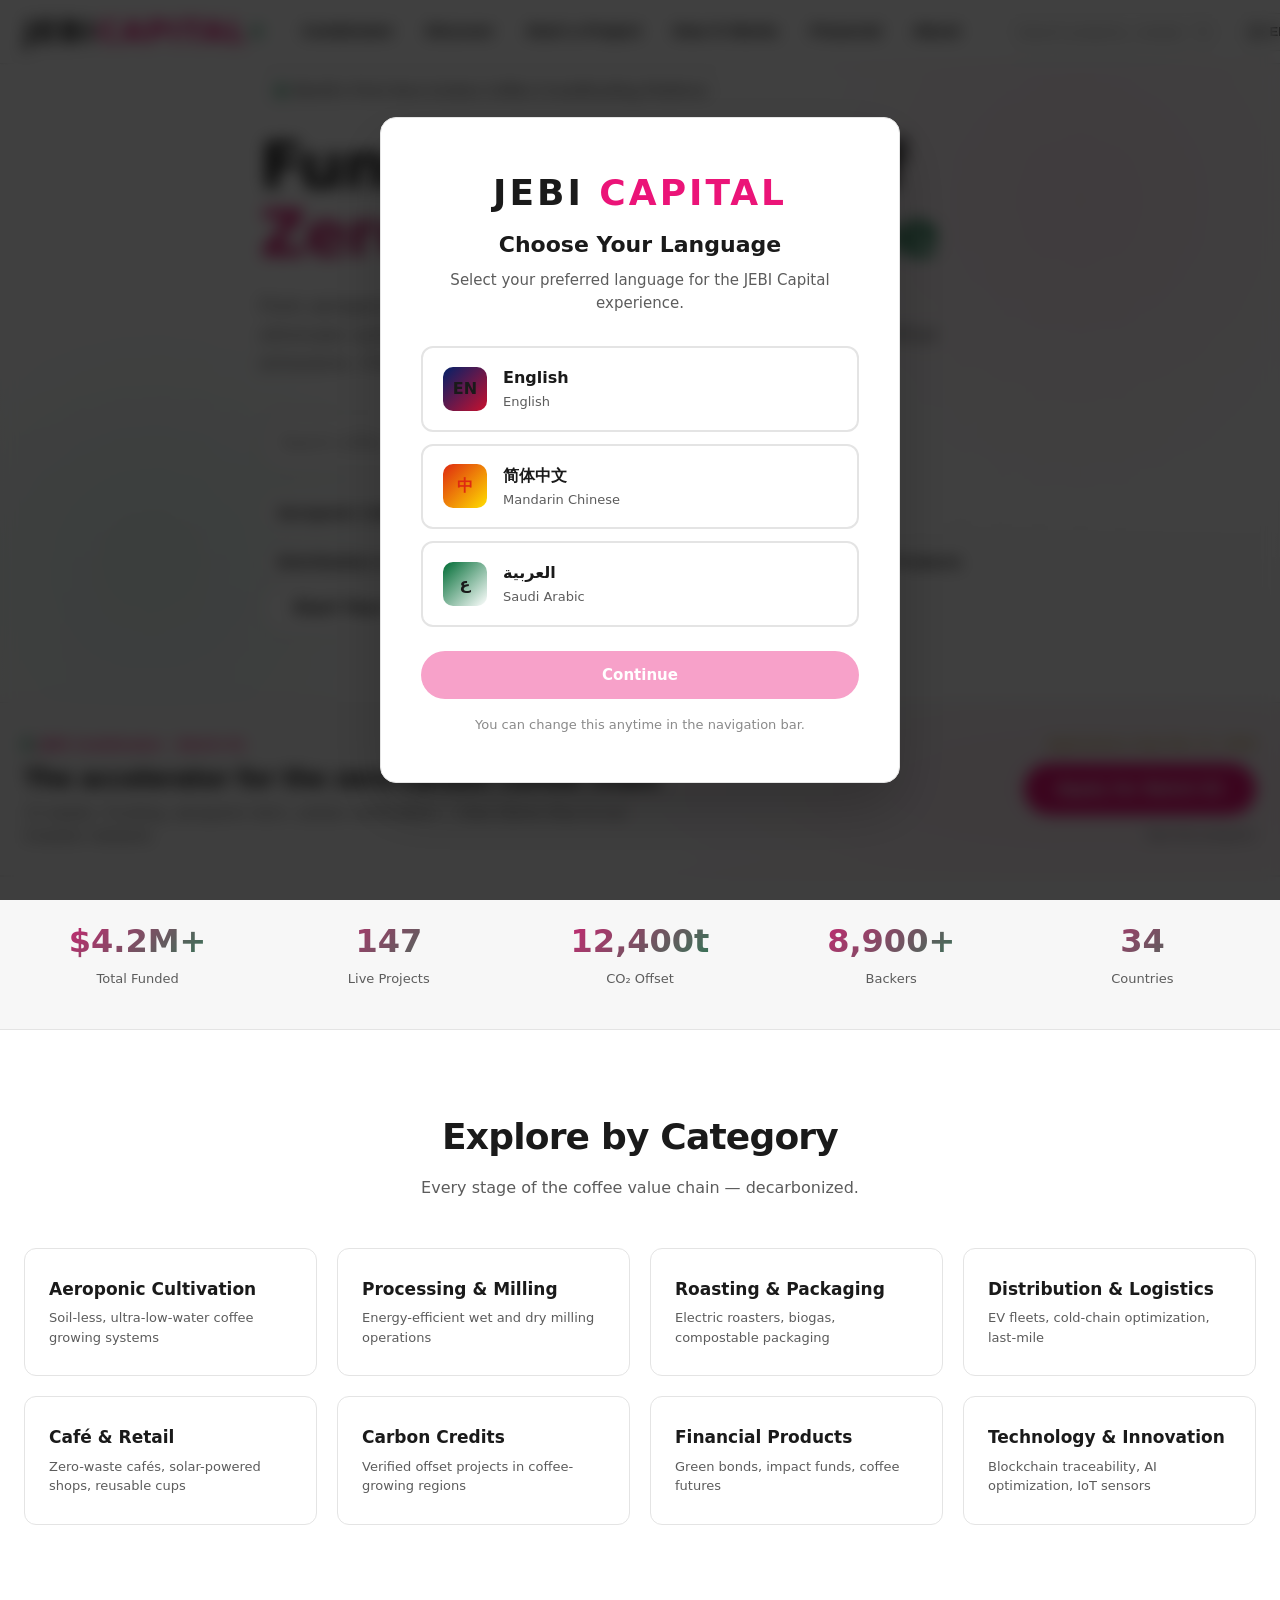
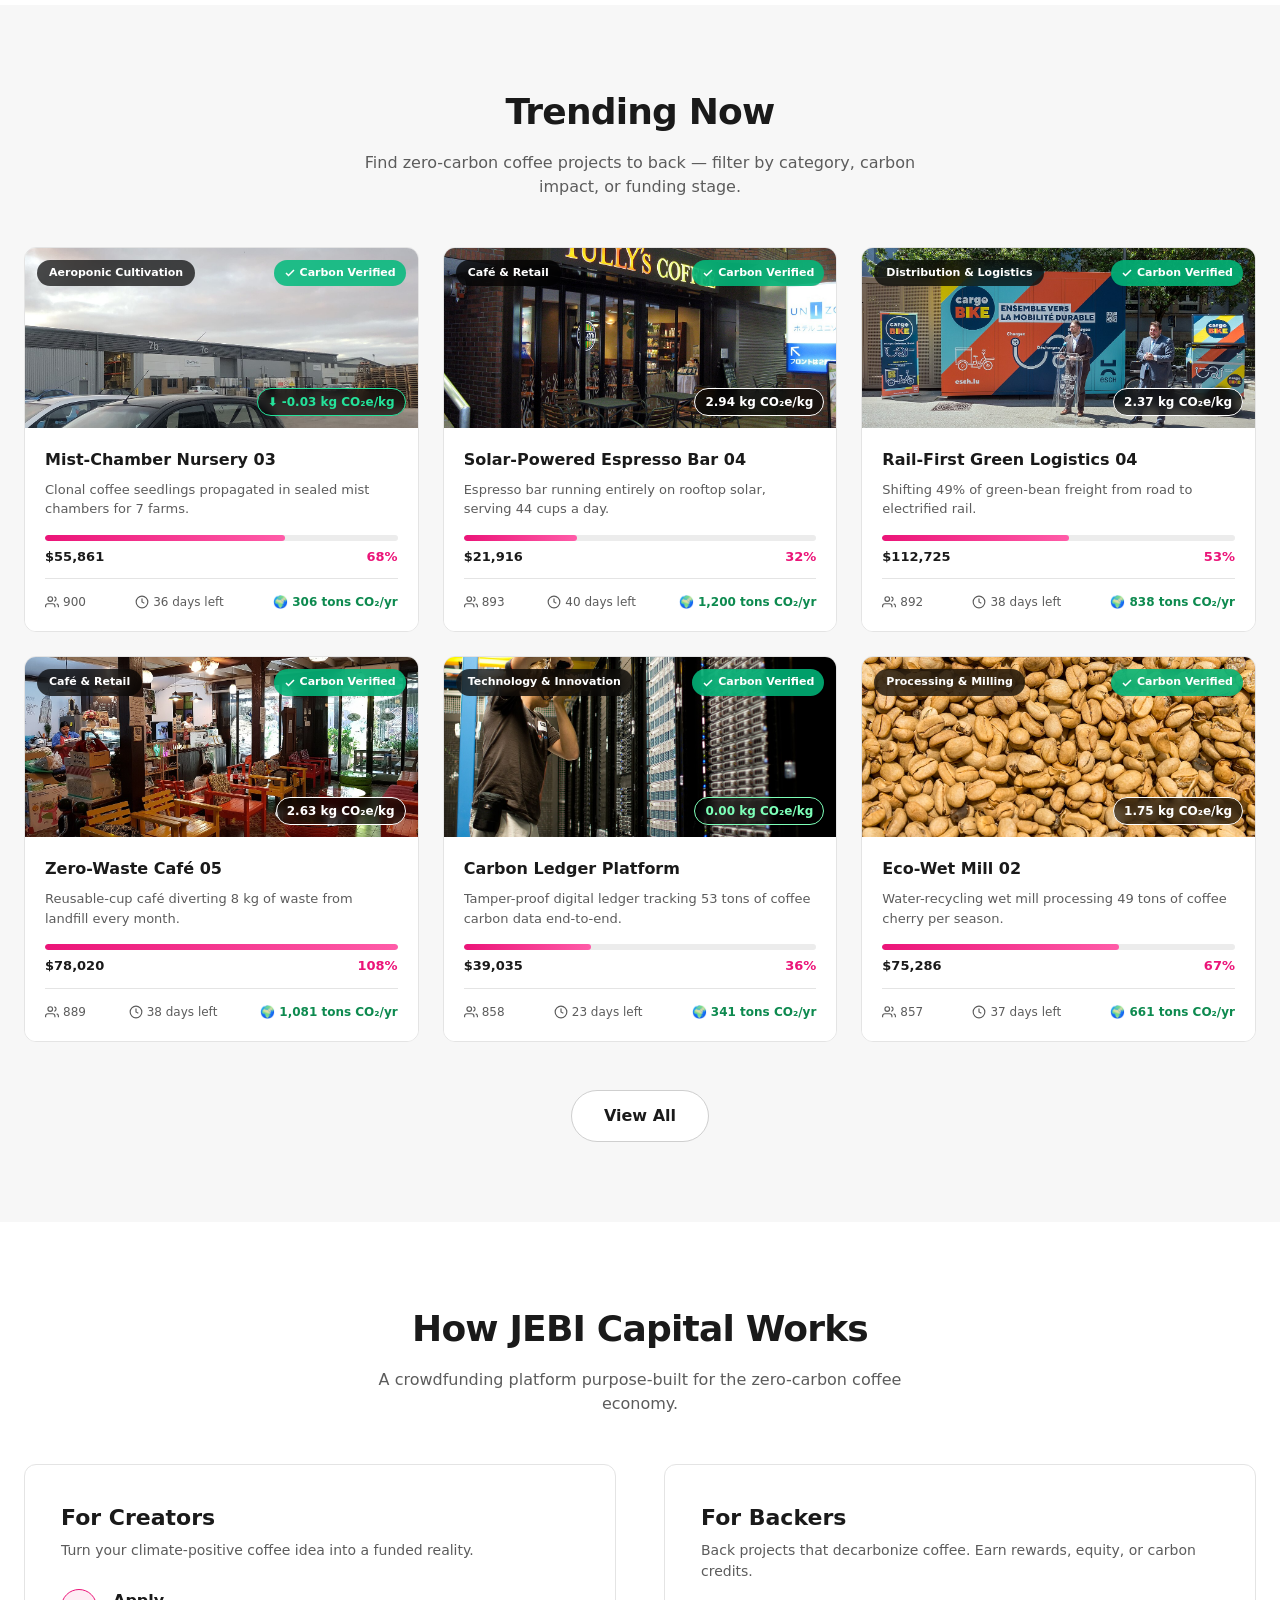
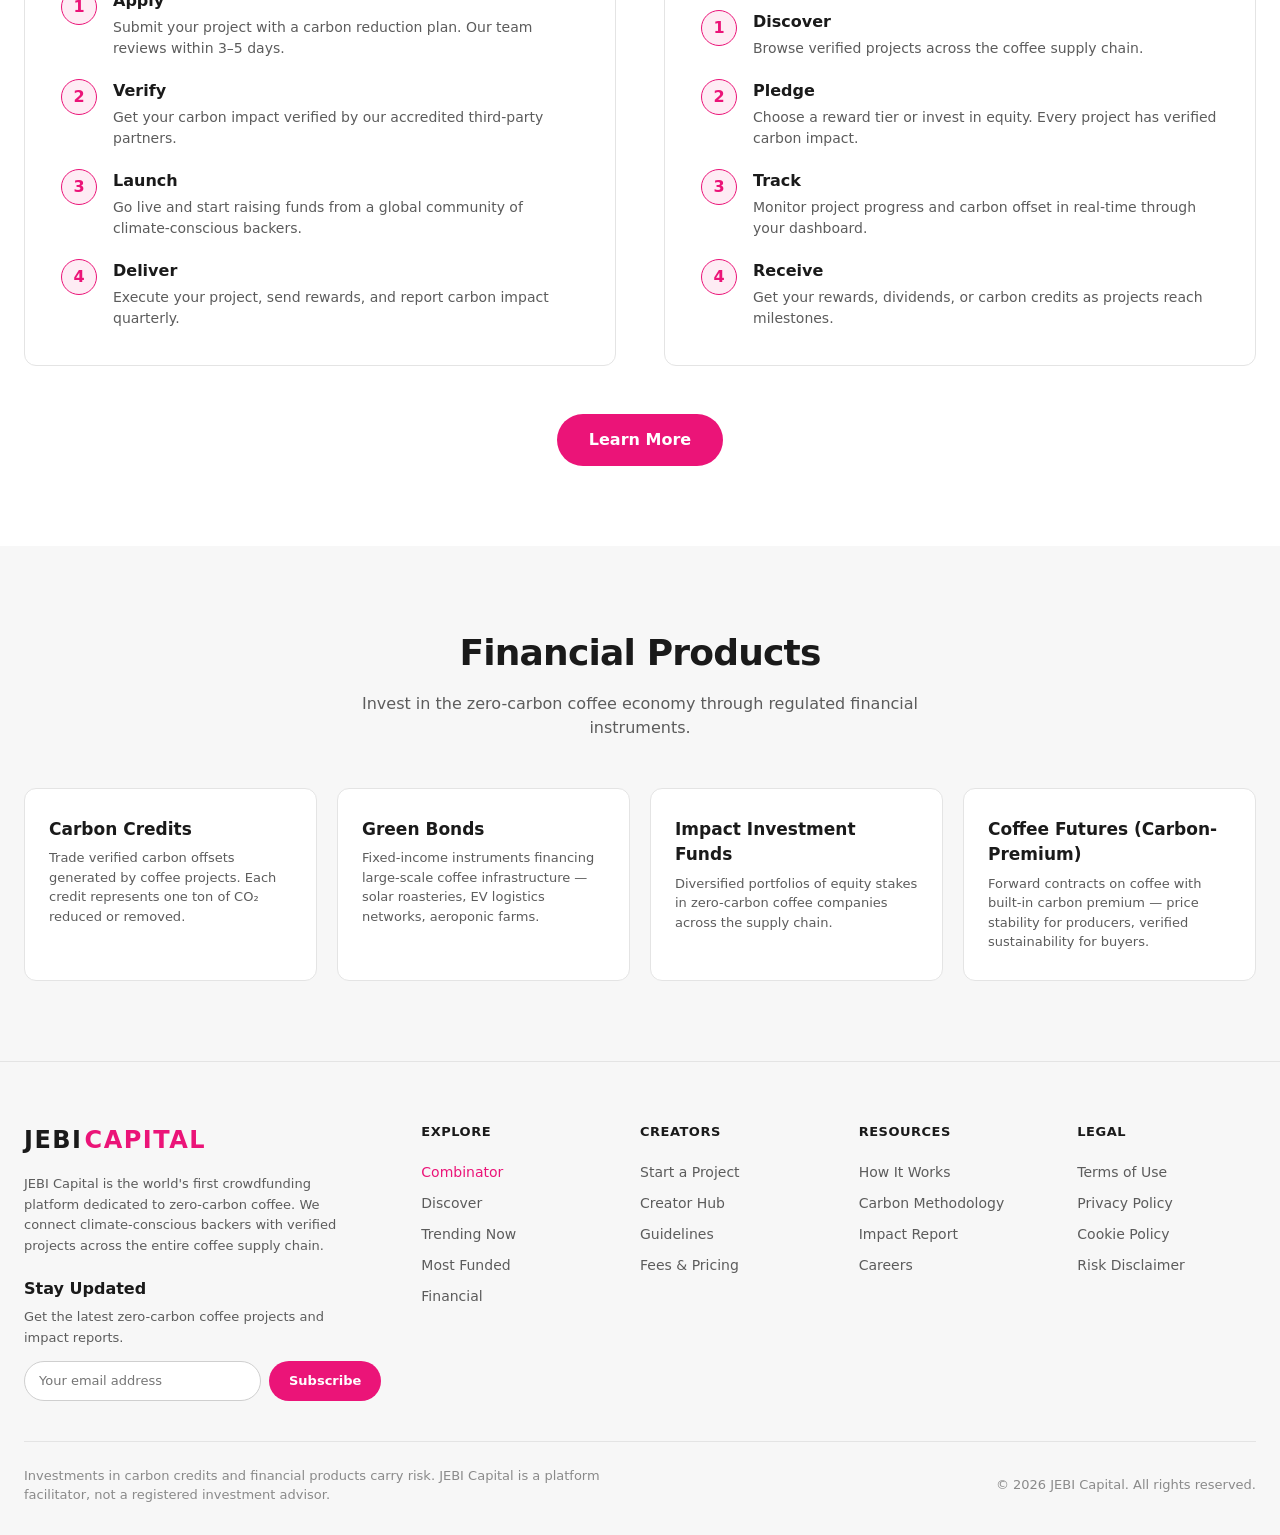
<file: index.html>
<!DOCTYPE html>
<html lang="en" dir="ltr">
<head>
  <meta charset="UTF-8">
  <meta name="viewport" content="width=device-width, initial-scale=1.0">
  <title>JEBI CAPITAL — Zero-Carbon Coffee Crowdfunding</title>
  <meta name="description" content="The world's first crowdfunding platform dedicated to zero-carbon coffee — from aeroponic cultivation to your cup.">
  <link rel="icon" href="data:image/svg+xml,<svg xmlns='http://www.w3.org/2000/svg' viewBox='0 0 100 100'><text y='.9em' font-size='90'>☕</text></svg>">
  <link rel="stylesheet" href="css/style.css">
</head>
<body>

  <!-- Page content -->
  <div class="content">
    <!-- HERO -->
    <section class="hero">
      <div class="hero-bg">
        <div class="hero-grid"></div>
      </div>
      <div class="container">
        <div class="hero-content">
          <div class="hero-badge">
            <span class="dot"></span>
            <span data-i18n="hero.badge">World's First Zero-Carbon Coffee Crowdfunding Platform</span>
          </div>
          <h1 class="hero-title">
            <span data-i18n="hero.title">Fund the Future of</span><br>
            <span class="accent" data-i18n="hero.titleAccent">Zero-Carbon Coffee</span>
          </h1>
          <p class="hero-subtitle" data-i18n="hero.subtitle">From aeroponic cultivation to your morning cup — back projects that eliminate carbon across the entire coffee supply chain. Earn returns. Offset emissions. Change the industry.</p>
          <form class="hero-search" action="discover.html" method="get">
            <input type="text" name="q" data-i18n-attr="placeholder:hero.searchPh" placeholder="Search coffee, carbon credits, green bonds…" aria-label="Search">
            <button type="submit" class="btn btn-primary"><span data-i18n="hero.ctaPrimary">Explore Projects</span></button>
          </form>

          <div class="cat-pills">
            <a href="discover.html?category=aeroponic" class="cat-pill"><span data-i18n="cat.aeroponic">Aeroponic</span></a>
            <a href="discover.html?category=processing" class="cat-pill"><span data-i18n="cat.processing">Processing</span></a>
            <a href="discover.html?category=roasting" class="cat-pill"><span data-i18n="cat.roasting">Roasting</span></a>
            <a href="discover.html?category=distribution" class="cat-pill"><span data-i18n="cat.distribution">Logistics</span></a>
            <a href="discover.html?category=cafe" class="cat-pill"><span data-i18n="cat.cafe">Cafés</span></a>
            <a href="discover.html?category=carbon" class="cat-pill"><span data-i18n="cat.carbon">Carbon</span></a>
            <a href="discover.html?category=financial" class="cat-pill"><span data-i18n="cat.financial">Finance</span></a>
          </div>

          <div class="hero-cta">
            <a href="start.html" class="btn btn-outline">
              <span data-i18n="hero.ctaSecondary">Start Your Project</span>
            </a>
          </div>
        </div>
      </div>
    </section>

    <!-- BATCH BANNER — JEBI COMBINATOR -->
    <section class="batch-banner">
      <div class="container batch-banner-inner">
        <div class="batch-banner-main">
          <div class="batch-banner-tag">
            <span class="dot"></span>
            <span data-i18n="batchBanner.tag">JEBI Combinator · Batch 01</span>
          </div>
          <h3 class="batch-banner-title" data-i18n="batchBanner.title">The accelerator for the zero-carbon coffee chain</h3>
          <p class="batch-banner-sub" data-i18n="batchBanner.subtitle">12 weeks. Funding, aeroponic tech, carbon verification — then Demo Day to our investor network.</p>
        </div>
        <div class="batch-banner-side">
          <span class="batch-banner-deadline" data-i18n="batchBanner.deadline">Applications close Dec 31, 2026</span>
          <a href="batch.html" class="btn btn-primary batch-banner-cta"><span data-i18n="batchBanner.cta">Apply for Batch 01</span></a>
          <a href="batch.html" class="batch-banner-link" data-i18n="batchBanner.secondary">See the program →</a>
        </div>
      </div>
    </section>

    <!-- STATS -->
    <section class="stats-bar">
      <div class="container">
        <div class="stats-grid">
          <div class="stat-item">
            <div class="stat-num">$4.2M+</div>
            <div class="stat-label" data-i18n="stats.funded">Total Funded</div>
          </div>
          <div class="stat-item">
            <div class="stat-num">147</div>
            <div class="stat-label" data-i18n="stats.projects">Live Projects</div>
          </div>
          <div class="stat-item">
            <div class="stat-num">12,400t</div>
            <div class="stat-label" data-i18n="stats.offset">CO₂ Offset</div>
          </div>
          <div class="stat-item">
            <div class="stat-num">8,900+</div>
            <div class="stat-label" data-i18n="stats.backers">Backers</div>
          </div>
          <div class="stat-item">
            <div class="stat-num">34</div>
            <div class="stat-label" data-i18n="stats.countries">Countries</div>
          </div>
        </div>
      </div>
    </section>

    <!-- CATEGORIES -->
    <section class="section">
      <div class="container">
        <div class="section-header">
          <h2 class="section-title" data-i18n="cat.title">Explore by Category</h2>
          <p class="section-subtitle" data-i18n="cat.subtitle">Every stage of the coffee value chain — decarbonized.</p>
        </div>
        <div class="cat-grid" id="catGrid">
          <!-- Populated by JS -->
        </div>
      </div>
    </section>

    <!-- FEATURED PROJECTS -->
    <section class="section" style="background:var(--bg-elev);">
      <div class="container">
        <div class="section-header">
          <h2 class="section-title" data-i18n="navDiscover.trending">Trending Now</h2>
          <p class="section-subtitle" data-i18n="discover.subtitle">Find zero-carbon coffee projects to back — filter by category, carbon impact, or funding stage.</p>
        </div>
        <div class="projects-grid" id="featuredProjects">
          <!-- Populated by JS -->
        </div>
        <div class="text-center mt-48">
          <a href="discover.html" class="btn btn-outline">
            <span data-i18n="common.viewAll">View All</span>
          </a>
        </div>
      </div>
    </section>

    <!-- HOW IT WORKS PREVIEW -->
    <section class="section">
      <div class="container">
        <div class="section-header">
          <h2 class="section-title" data-i18n="how.title">How JEBI Capital Works</h2>
          <p class="section-subtitle" data-i18n="how.subtitle">A crowdfunding platform purpose-built for the zero-carbon coffee economy.</p>
        </div>
        <div class="how-split">
          <div class="how-block">
            <h3 data-i18n="how.creatorsTitle">For Creators</h3>
            <p class="sub" data-i18n="how.creatorsSubtitle">Turn your climate-positive coffee idea into a funded reality.</p>
            <div class="how-steps">
              <div class="how-step">
                <div class="how-step-num">1</div>
                <div>
                  <h4 data-i18n="how.creatorStep1Title">Apply</h4>
                  <p data-i18n="how.creatorStep1D">Submit your project with a carbon reduction plan. Our team reviews within 3–5 days.</p>
                </div>
              </div>
              <div class="how-step">
                <div class="how-step-num">2</div>
                <div>
                  <h4 data-i18n="how.creatorStep2Title">Verify</h4>
                  <p data-i18n="how.creatorStep2D">Get your carbon impact verified by our accredited third-party partners.</p>
                </div>
              </div>
              <div class="how-step">
                <div class="how-step-num">3</div>
                <div>
                  <h4 data-i18n="how.creatorStep3Title">Launch</h4>
                  <p data-i18n="how.creatorStep3D">Go live and start raising funds from a global community of climate-conscious backers.</p>
                </div>
              </div>
              <div class="how-step">
                <div class="how-step-num">4</div>
                <div>
                  <h4 data-i18n="how.creatorStep4Title">Deliver</h4>
                  <p data-i18n="how.creatorStep4D">Execute your project, send rewards, and report carbon impact quarterly.</p>
                </div>
              </div>
            </div>
          </div>

          <div class="how-block">
            <h3 data-i18n="how.backersTitle">For Backers</h3>
            <p class="sub" data-i18n="how.backersSubtitle">Back projects that decarbonize coffee. Earn rewards, equity, or carbon credits.</p>
            <div class="how-steps">
              <div class="how-step">
                <div class="how-step-num">1</div>
                <div>
                  <h4 data-i18n="how.backerStep1Title">Discover</h4>
                  <p data-i18n="how.backerStep1D">Browse verified projects across the coffee supply chain.</p>
                </div>
              </div>
              <div class="how-step">
                <div class="how-step-num">2</div>
                <div>
                  <h4 data-i18n="how.backerStep2Title">Pledge</h4>
                  <p data-i18n="how.backerStep2D">Choose a reward tier or invest in equity. Every project has verified carbon impact.</p>
                </div>
              </div>
              <div class="how-step">
                <div class="how-step-num">3</div>
                <div>
                  <h4 data-i18n="how.backerStep3Title">Track</h4>
                  <p data-i18n="how.backerStep3D">Monitor project progress and carbon offset in real-time through your dashboard.</p>
                </div>
              </div>
              <div class="how-step">
                <div class="how-step-num">4</div>
                <div>
                  <h4 data-i18n="how.backerStep4Title">Receive</h4>
                  <p data-i18n="how.backerStep4D">Get your rewards, dividends, or carbon credits as projects reach milestones.</p>
                </div>
              </div>
            </div>
          </div>
        </div>
        <div class="text-center mt-48">
          <a href="how-it-works.html" class="btn btn-primary">
            <span data-i18n="common.learnMore">Learn More</span>
          </a>
        </div>
      </div>
    </section>

    <!-- FINANCIAL PRODUCTS PREVIEW -->
    <section class="section" style="background:var(--bg-elev);">
      <div class="container">
        <div class="section-header">
          <h2 class="section-title" data-i18n="financial.title">Financial Products</h2>
          <p class="section-subtitle" data-i18n="financial.subtitle">Invest in the zero-carbon coffee economy through regulated financial instruments.</p>
        </div>
        <div class="cat-grid">
          <div class="cat-card" onclick="window.location.href='financial.html#carbon-credits'">
            <div class="cat-name" data-i18n="financial.carbonCreditsTitle">Carbon Credits</div>
            <div class="cat-desc" data-i18n="financial.carbonCreditsD">Trade verified carbon offsets generated by coffee projects.</div>
          </div>
          <div class="cat-card" onclick="window.location.href='financial.html#green-bonds'">
            <div class="cat-name" data-i18n="financial.greenBondsTitle">Green Bonds</div>
            <div class="cat-desc" data-i18n="financial.greenBondsD">Fixed-income instruments financing large-scale coffee infrastructure.</div>
          </div>
          <div class="cat-card" onclick="window.location.href='financial.html#impact-funds'">
            <div class="cat-name" data-i18n="financial.impactFundsTitle">Impact Investment Funds</div>
            <div class="cat-desc" data-i18n="financial.impactFundsD">Diversified portfolios of equity stakes in zero-carbon coffee companies.</div>
          </div>
          <div class="cat-card" onclick="window.location.href='financial.html#coffee-futures'">
            <div class="cat-name" data-i18n="financial.coffeeFuturesTitle">Coffee Futures (Carbon-Premium)</div>
            <div class="cat-desc" data-i18n="financial.coffeeFuturesD">Forward contracts on coffee with built-in carbon premium.</div>
          </div>
        </div>
      </div>
    </section>
  </div>

  <!-- Scripts -->
  <script src="js/i18n.js"></script>
  <script src="js/data.js"></script>
  <script src="js/projects-bulk.js"></script>
  <script src="js/shared.js"></script>
  <script>
    initShared({ isIndex: true });

    // Render categories
    function renderCategories() {
      const grid = document.getElementById('catGrid');
      grid.innerHTML = CATEGORIES.map(cat => `
        <a href="discover.html?category=${cat.key}" class="cat-card">
          <div class="cat-name" data-i18n="cat.${cat.key}">${t('cat.' + cat.key)}</div>
          <div class="cat-desc" data-i18n="cat.${cat.key}D">${t('cat.' + cat.key + 'D')}</div>
        </a>
      `).join('');
      applyI18n(getLang());
    }

    // Render featured projects (trending)
    function renderFeatured() {
      const grid = document.getElementById('featuredProjects');
      const featured = getFilteredProjects({ filter: 'trending' }).slice(0, 6);
      grid.innerHTML = featured.map(renderProjectCard).join('');
    }

    renderCategories();
    renderFeatured();

    window.addEventListener('langChanged', () => {
      renderCategories();
      renderFeatured();
    });
  </script>
</body>
</html>
</file>
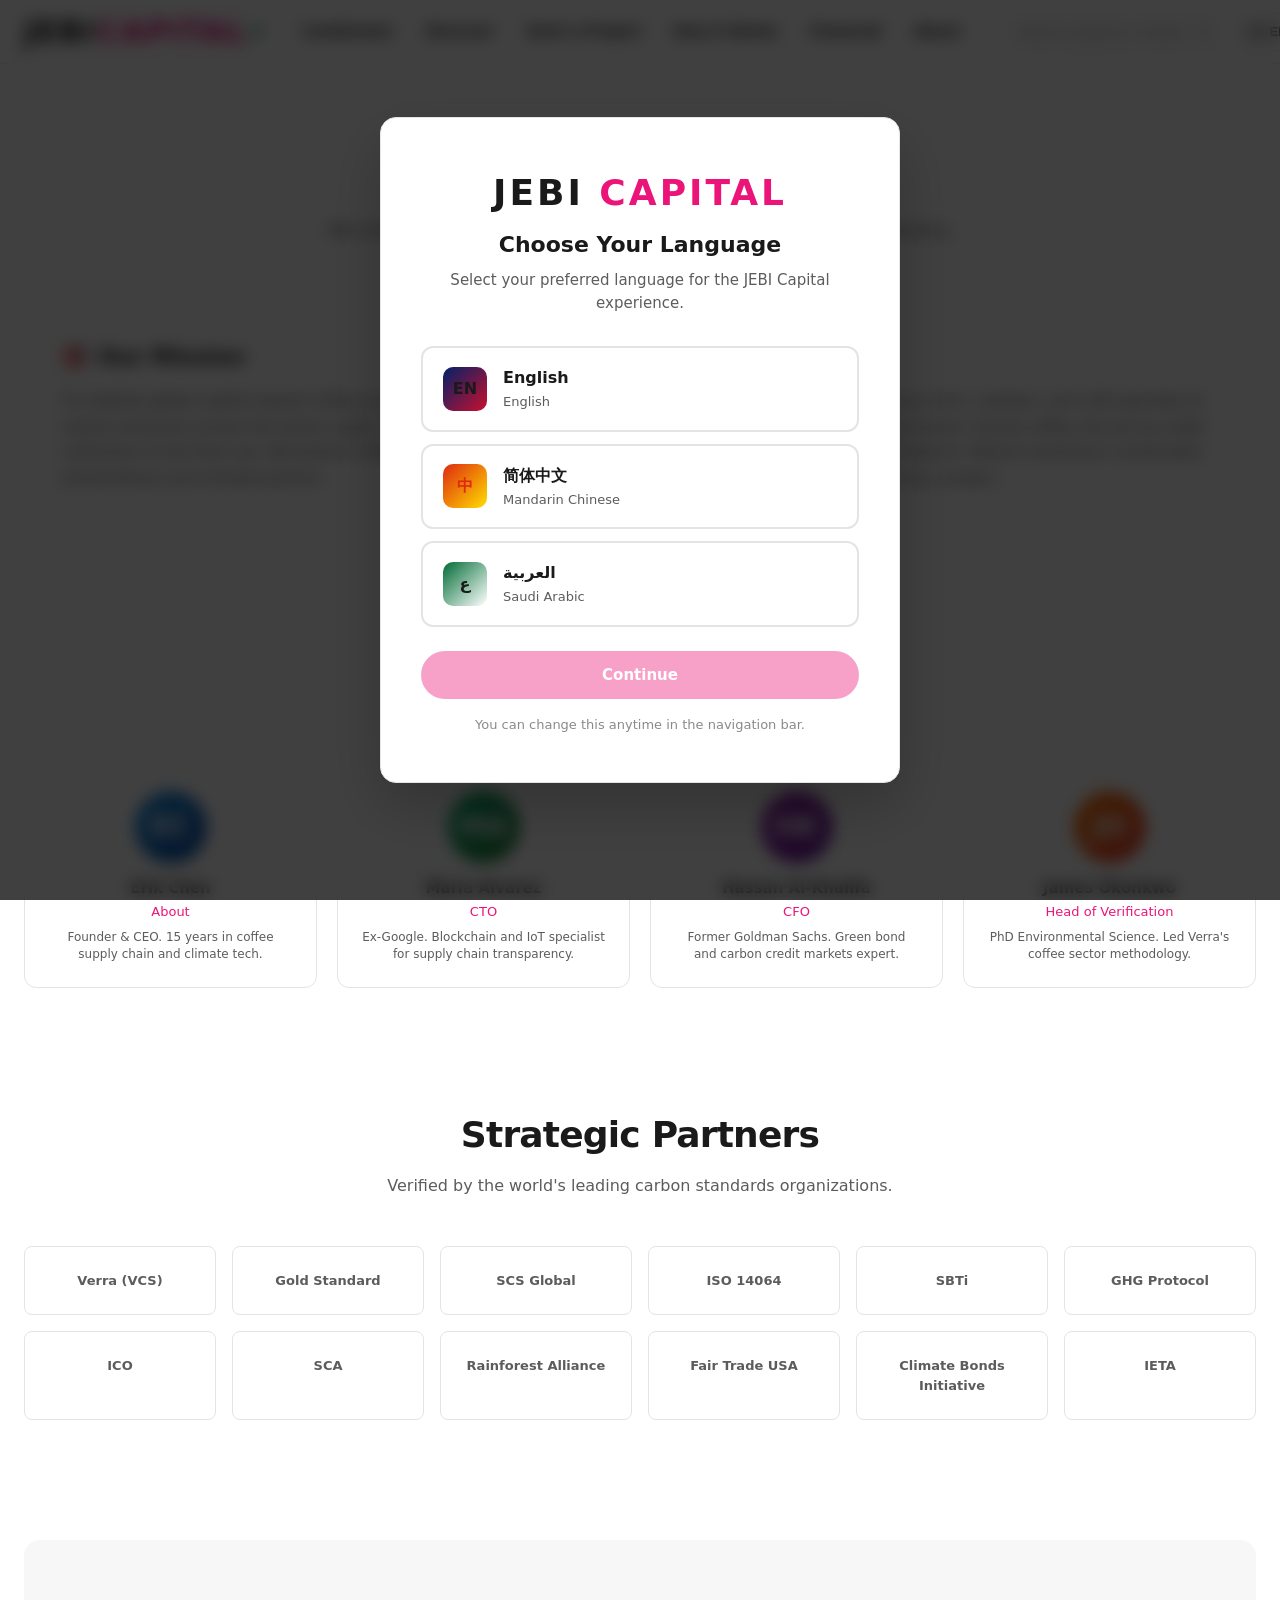
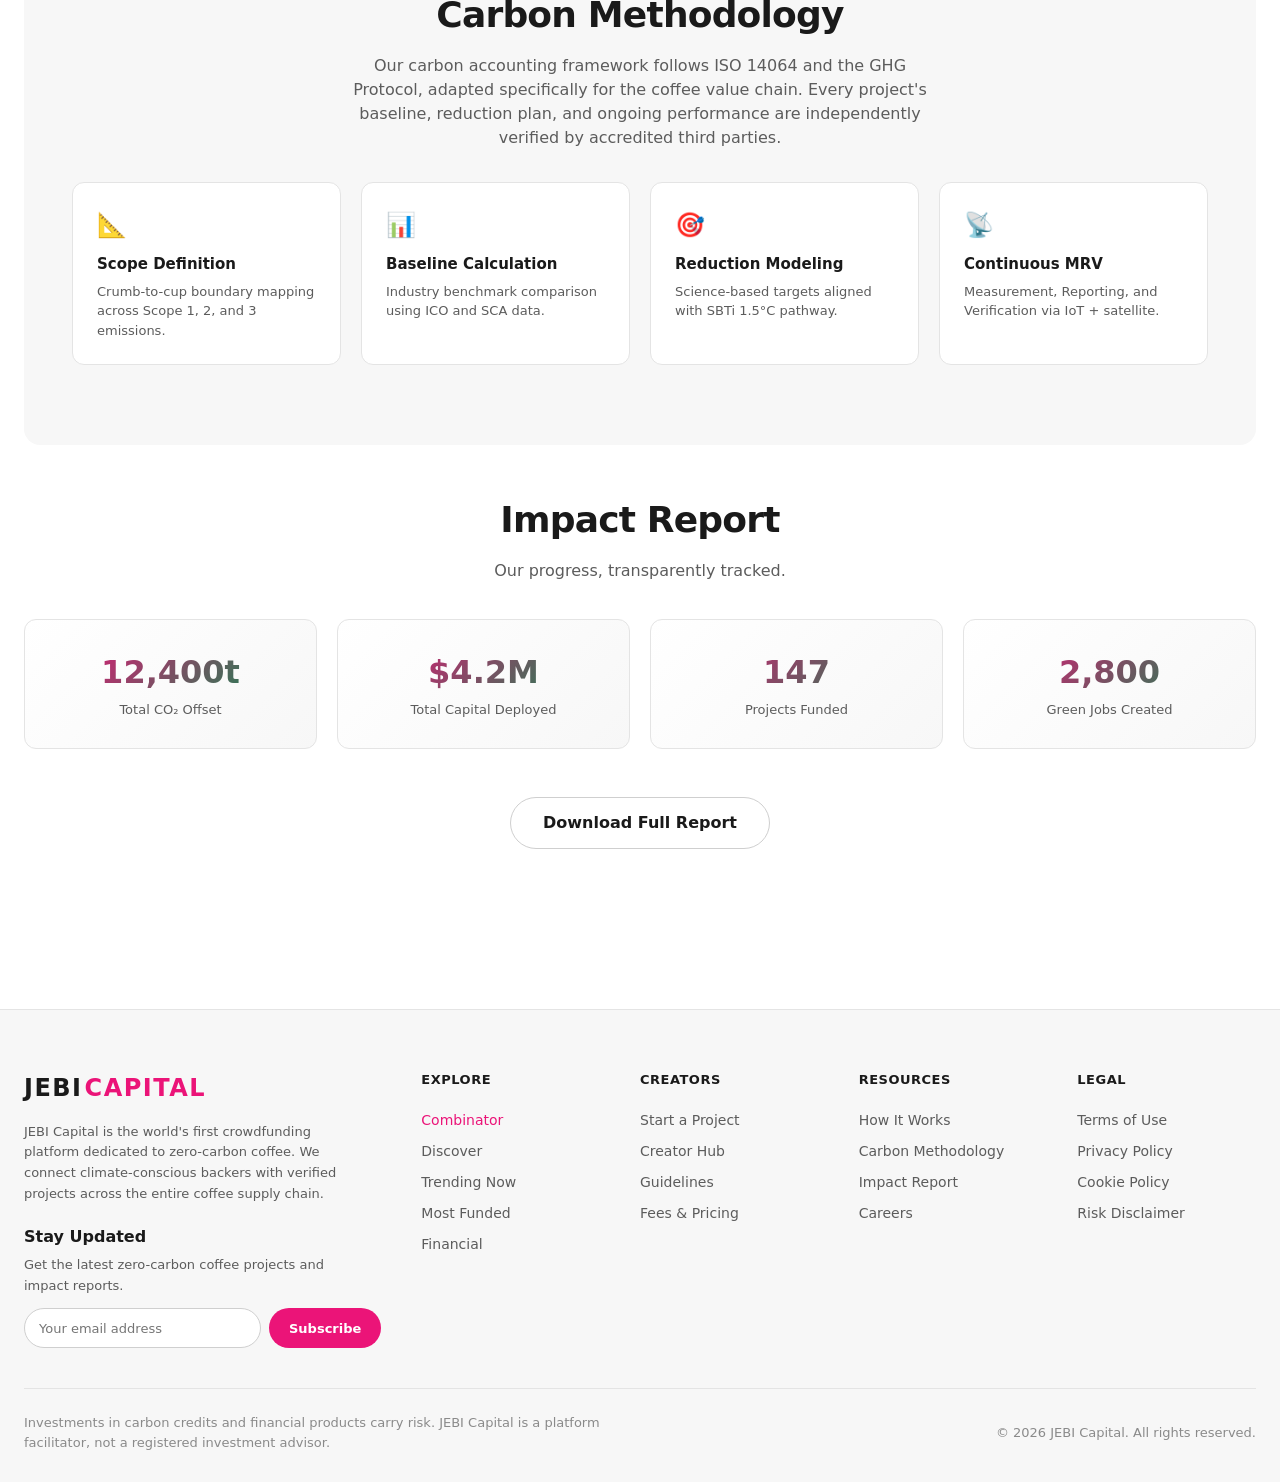
<file: about.html>
<!DOCTYPE html>
<html lang="en" dir="ltr">
<head>
  <meta charset="UTF-8">
  <meta name="viewport" content="width=device-width, initial-scale=1.0">
  <title>About — JEBI CAPITAL</title>
  <link rel="icon" href="data:image/svg+xml,<svg xmlns='http://www.w3.org/2000/svg' viewBox='0 0 100 100'><text y='.9em' font-size='90'>☕</text></svg>">
  <link rel="stylesheet" href="css/style.css">
</head>
<body>

  <div class="container" style="padding-top:calc(var(--nav-h) + 40px);padding-bottom:80px;">

    <!-- HERO -->
    <div class="about-hero">
      <h1 data-i18n="about.title">About JEBI Capital</h1>
      <p data-i18n="about.subtitle">We exist to accelerate the transition to a zero-carbon coffee industry.</p>
    </div>

    <!-- MISSION & VISION -->
    <div class="mission-block" id="mission">
      <div class="mission-card">
        <h3>🎯 <span data-i18n="about.missionTitle">Our Mission</span></h3>
        <p data-i18n="about.missionText">To mobilize global capital toward coffee projects that eliminate carbon emissions across the entire supply chain — from aeroponic cultivation to the final cup. We believe coffee can be both extraordinary and climate-positive.</p>
      </div>
      <div class="mission-card">
        <h3>🔮 <span data-i18n="about.visionTitle">Our Vision</span></h3>
        <p data-i18n="about.visionText">A coffee industry where every farm, roastery, and café operates at net-zero carbon. Where consumers choose coffee not just by origin and flavor, but by carbon footprint. Where investing in sustainable coffee is as simple as backing a project.</p>
      </div>
    </div>

    <!-- TEAM -->
    <div class="section" id="team" style="padding-top:40px;">
      <div class="section-header">
        <h2 class="section-title" data-i18n="about.teamTitle">Leadership Team</h2>
        <p class="section-subtitle" data-i18n="about.teamSubtitle">Experts in coffee, climate finance, and technology.</p>
      </div>
      <div class="team-grid">
        <div class="team-member">
          <div class="team-avatar" style="background:linear-gradient(135deg,#1d9bf0,#0d47a1);">EC</div>
          <h4>Erik Chen</h4>
          <div class="team-role" data-i18n="nav.about">About</div>
          <div class="team-bio">Founder & CEO. 15 years in coffee supply chain and climate tech.</div>
        </div>
        <div class="team-member">
          <div class="team-avatar" style="background:linear-gradient(135deg,#00ba7c,#2e7d32);">MA</div>
          <h4>Maria Alvarez</h4>
          <div class="team-role">CTO</div>
          <div class="team-bio">Ex-Google. Blockchain and IoT specialist for supply chain transparency.</div>
        </div>
        <div class="team-member">
          <div class="team-avatar" style="background:linear-gradient(135deg,#9c27b0,#6a1b9a);">HK</div>
          <h4>Hassan Al-Khalifa</h4>
          <div class="team-role">CFO</div>
          <div class="team-bio">Former Goldman Sachs. Green bond and carbon credit markets expert.</div>
        </div>
        <div class="team-member">
          <div class="team-avatar" style="background:linear-gradient(135deg,#ff7a00,#f44336);">JO</div>
          <h4>James Okonkwo</h4>
          <div class="team-role">Head of Verification</div>
          <div class="team-bio">PhD Environmental Science. Led Verra's coffee sector methodology.</div>
        </div>
      </div>
    </div>

    <!-- PARTNERS -->
    <div class="section" id="partners" style="padding-top:40px;">
      <div class="section-header">
        <h2 class="section-title" data-i18n="about.partnersTitle">Strategic Partners</h2>
        <p class="section-subtitle" data-i18n="about.partnersSubtitle">Verified by the world's leading carbon standards organizations.</p>
      </div>
      <div class="partners-grid">
        <div class="partner-card">Verra (VCS)</div>
        <div class="partner-card">Gold Standard</div>
        <div class="partner-card">SCS Global</div>
        <div class="partner-card">ISO 14064</div>
        <div class="partner-card">SBTi</div>
        <div class="partner-card">GHG Protocol</div>
        <div class="partner-card">ICO</div>
        <div class="partner-card">SCA</div>
        <div class="partner-card">Rainforest Alliance</div>
        <div class="partner-card">Fair Trade USA</div>
        <div class="partner-card">Climate Bonds Initiative</div>
        <div class="partner-card">IETA</div>
      </div>
    </div>

    <!-- METHODOLOGY -->
    <div class="section" id="methodology" style="padding-top:40px;background:var(--bg-elev);border-radius:var(--radius-lg);padding:48px;margin-top:40px;">
      <div class="section-header" style="margin-bottom:32px;">
        <h2 class="section-title" data-i18n="about.methodologyTitle">Carbon Methodology</h2>
        <p class="section-subtitle" data-i18n="about.methodologyText">Our carbon accounting framework follows ISO 14064 and the GHG Protocol, adapted specifically for the coffee value chain. Every project's baseline, reduction plan, and ongoing performance are independently verified by accredited third parties.</p>
      </div>
      <div class="methodology-grid">
        <div class="method-step">
          <div class="step-icon">📐</div>
          <h4 data-i18n="about.methodologyStep1">Scope Definition</h4>
          <p data-i18n="about.methodologyStep1D">Crumb-to-cup boundary mapping across Scope 1, 2, and 3 emissions.</p>
        </div>
        <div class="method-step">
          <div class="step-icon">📊</div>
          <h4 data-i18n="about.methodologyStep2">Baseline Calculation</h4>
          <p data-i18n="about.methodologyStep2D">Industry benchmark comparison using ICO and SCA data.</p>
        </div>
        <div class="method-step">
          <div class="step-icon">🎯</div>
          <h4 data-i18n="about.methodologyStep3">Reduction Modeling</h4>
          <p data-i18n="about.methodologyStep3D">Science-based targets aligned with SBTi 1.5°C pathway.</p>
        </div>
        <div class="method-step">
          <div class="step-icon">📡</div>
          <h4 data-i18n="about.methodologyStep4">Continuous MRV</h4>
          <p data-i18n="about.methodologyStep4D">Measurement, Reporting, and Verification via IoT + satellite.</p>
        </div>
      </div>
    </div>

    <!-- IMPACT REPORT -->
    <div class="section" id="impact" style="padding-top:48px;">
      <div class="section-header" style="margin-bottom:36px;">
        <h2 class="section-title" data-i18n="about.impactTitle">Impact Report</h2>
        <p class="section-subtitle" data-i18n="about.impactSubtitle">Our progress, transparently tracked.</p>
      </div>
      <div class="impact-grid">
        <div class="impact-card">
          <div class="num">12,400t</div>
          <div class="label" data-i18n="about.impactCO2">Total CO₂ Offset</div>
        </div>
        <div class="impact-card">
          <div class="num">$4.2M</div>
          <div class="label" data-i18n="about.impactFunded">Total Capital Deployed</div>
        </div>
        <div class="impact-card">
          <div class="num">147</div>
          <div class="label" data-i18n="about.impactProjects">Projects Funded</div>
        </div>
        <div class="impact-card">
          <div class="num">2,800</div>
          <div class="label" data-i18n="about.impactJobs">Green Jobs Created</div>
        </div>
      </div>
      <div class="text-center mt-48">
        <a href="#" class="btn btn-outline">
          <span data-i18n="about.impactDownload">Download Full Report</span>
        </a>
      </div>
    </div>

  </div>

  <script src="js/i18n.js"></script>
  <script src="js/data.js"></script>
  <script src="js/projects-bulk.js"></script>
  <script src="js/shared.js"></script>
  <script>
    initShared({ isIndex: false });
    applyI18n(getLang());
  </script>
</body>
</html>
</file>
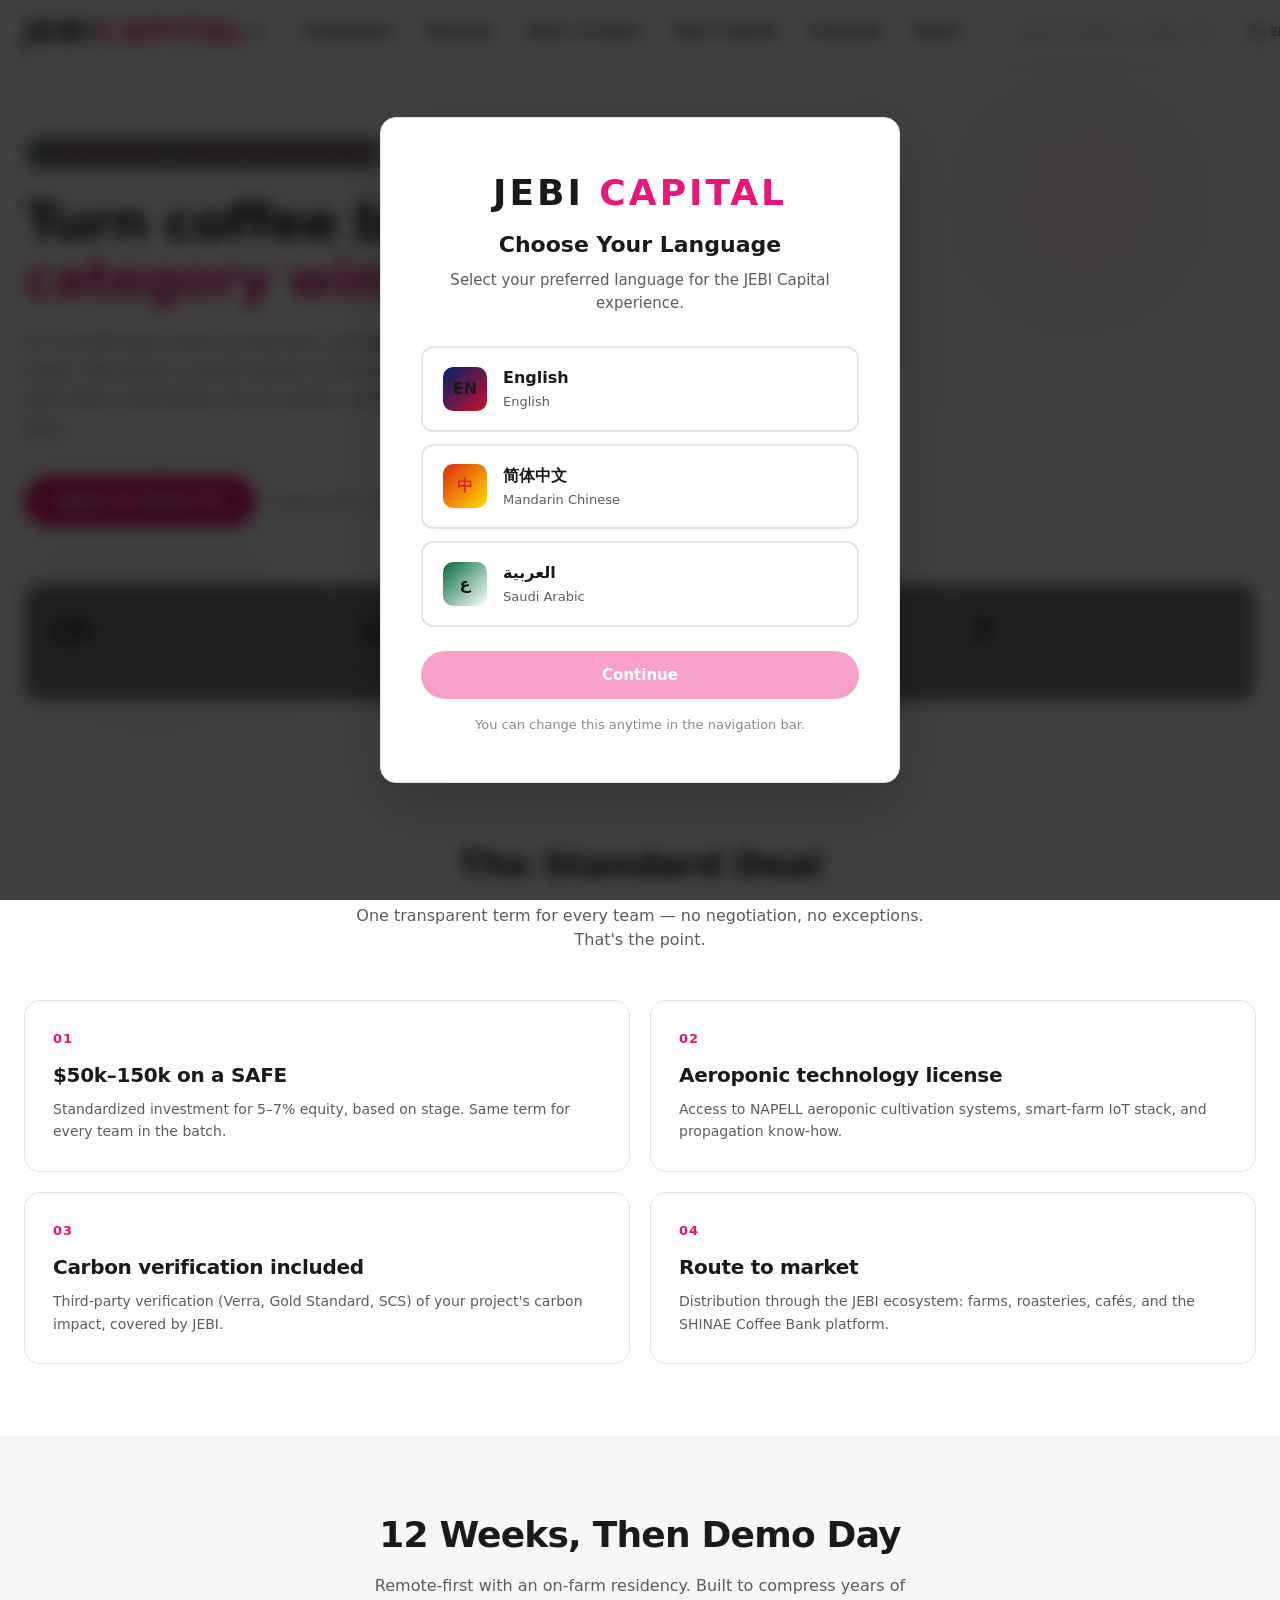
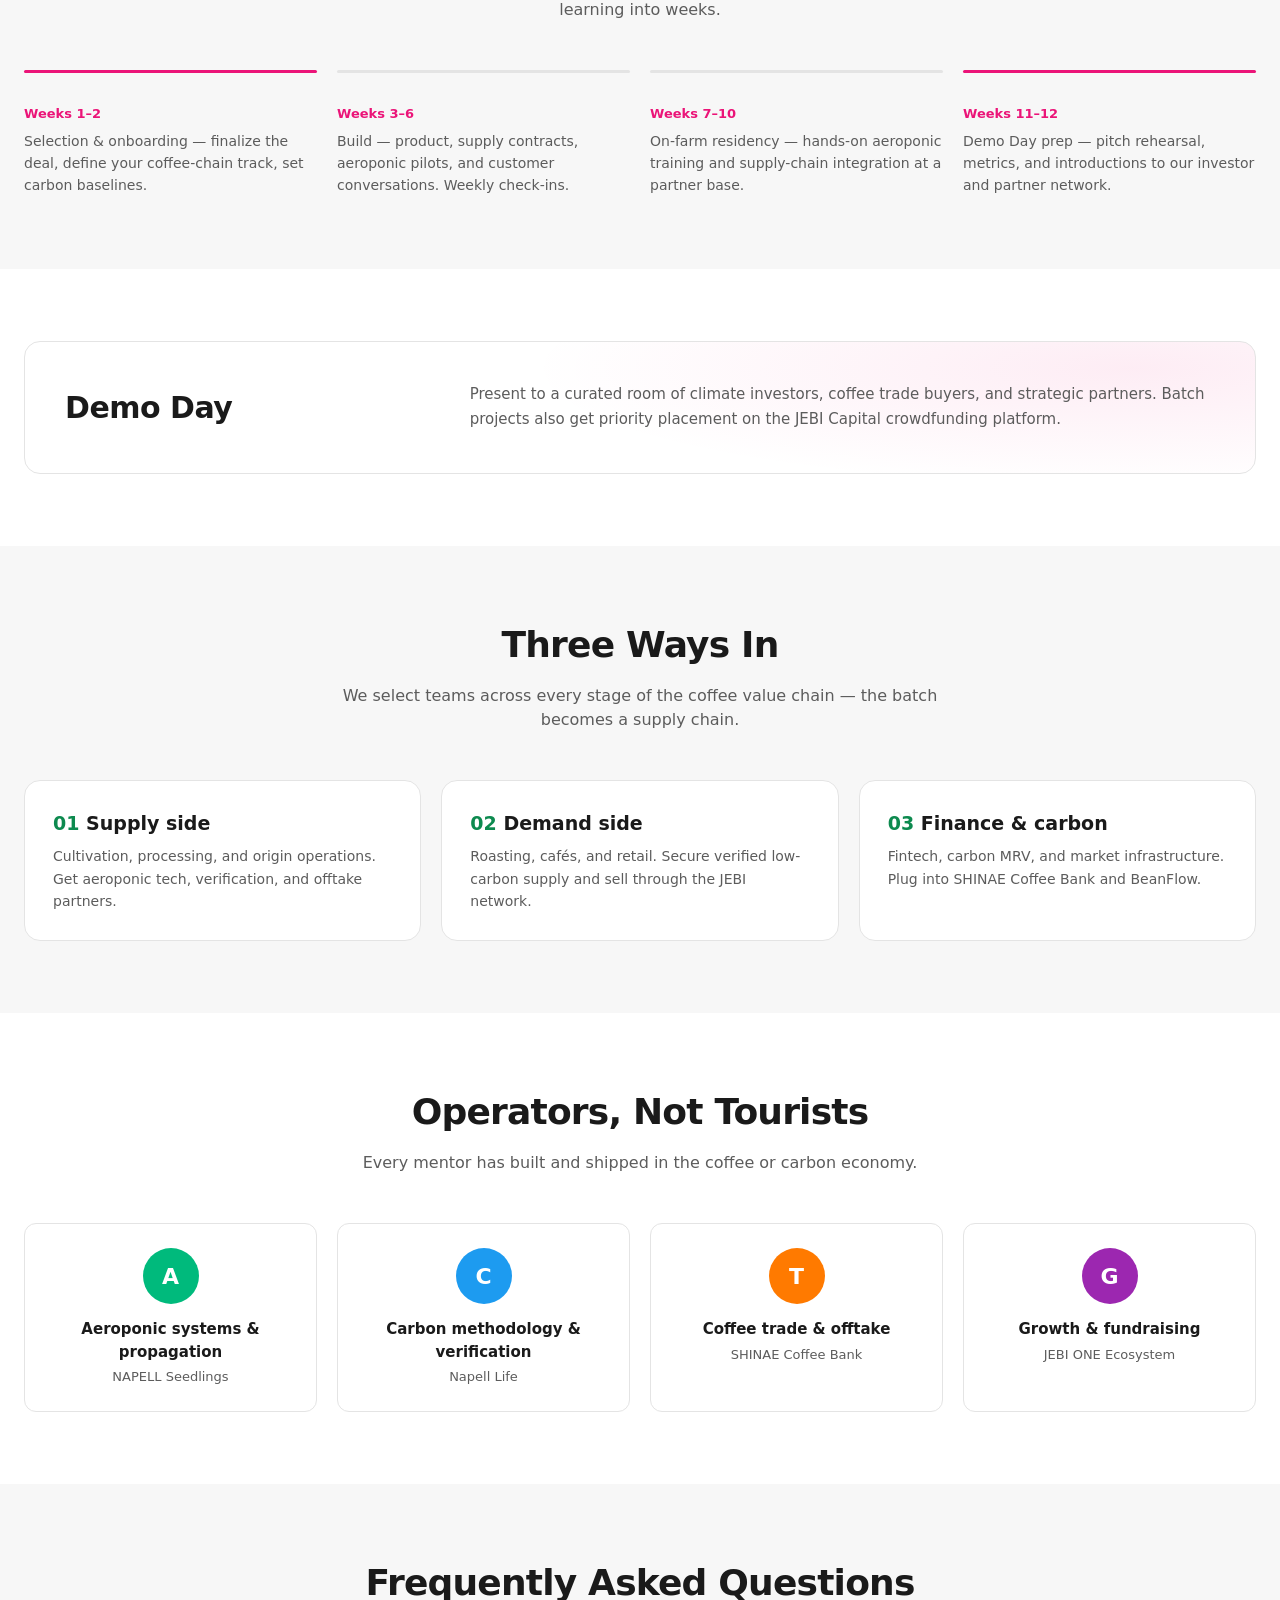
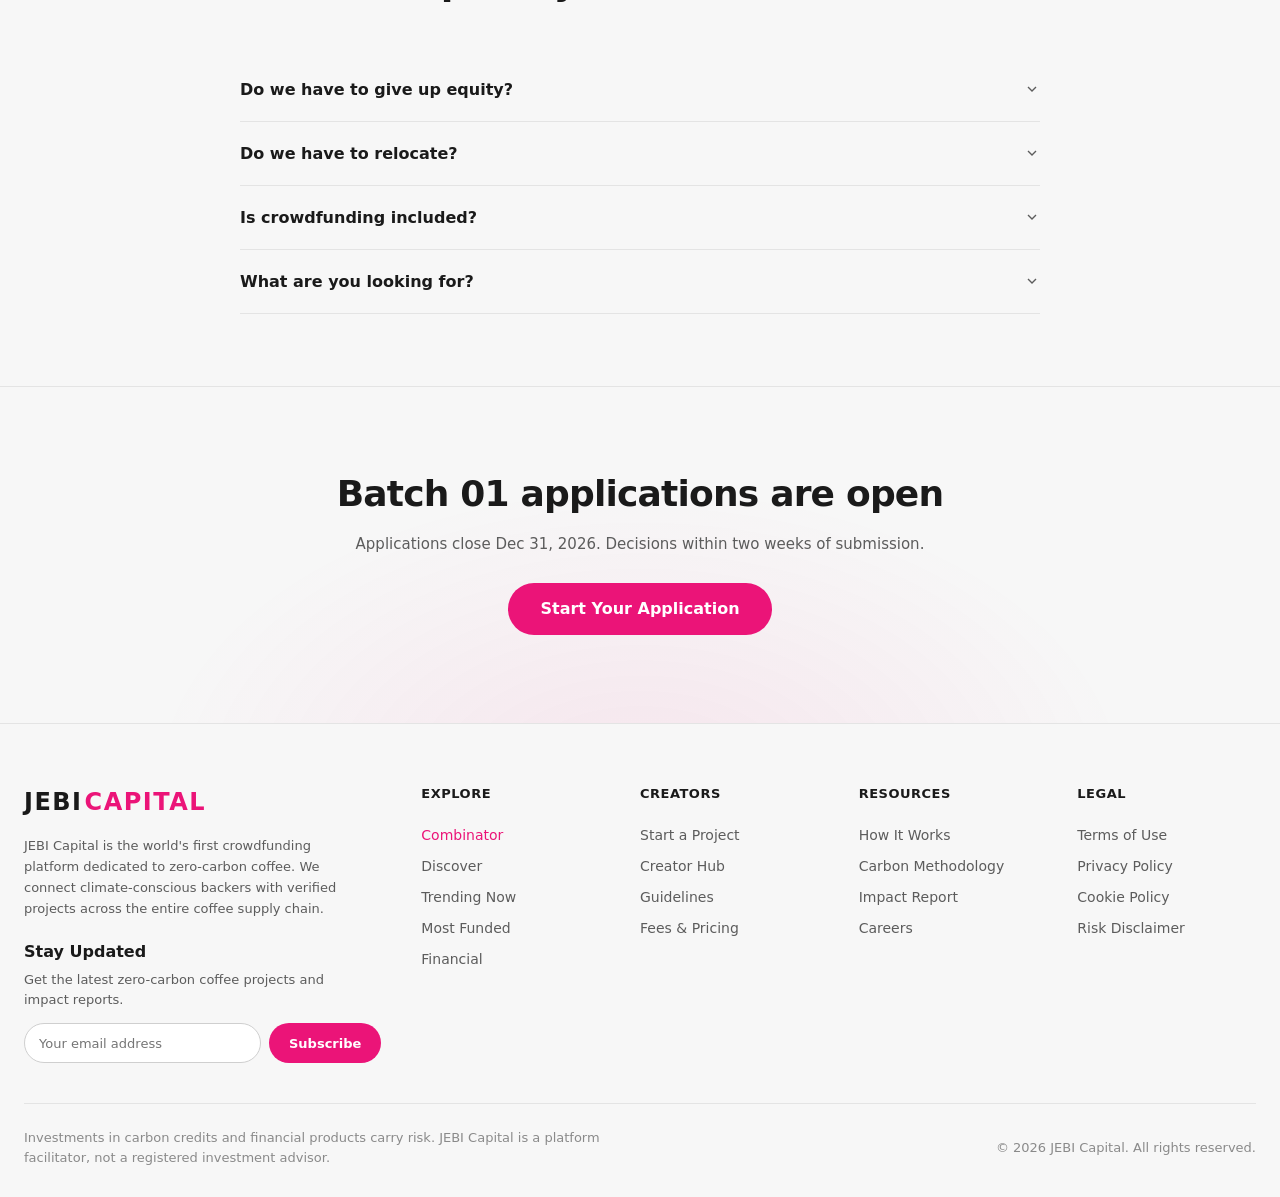
<file: batch.html>
<!DOCTYPE html>
<html lang="en" dir="ltr">
<head>
  <meta charset="UTF-8">
  <meta name="viewport" content="width=device-width, initial-scale=1.0">
  <title>JEBI Combinator — The Zero-Carbon Coffee Accelerator</title>
  <meta name="description" content="JEBI Combinator is a Y Combinator-style accelerator for the zero-carbon coffee supply chain. 12 weeks, standardized funding, aeroponic tech, carbon verification — then Demo Day.">
  <link rel="icon" href="data:image/svg+xml,<svg xmlns='http://www.w3.org/2000/svg' viewBox='0 0 100 100'><text y='.9em' font-size='90'>☕</text></svg>">
  <link rel="stylesheet" href="css/style.css">
</head>
<body>

  <div class="content">

    <!-- HERO -->
    <section class="batch-hero">
      <div class="hero-bg"><div class="hero-grid"></div></div>
      <div class="container">
        <div class="batch-hero-badge">
          <span class="dot"></span>
          <span data-i18n="batch.heroBadge">JEBI Combinator — Batch 01 · Applications Open</span>
        </div>
        <h1 class="batch-hero-title">
          <span data-i18n="batch.heroTitle">Turn coffee builders into</span><br>
          <span class="accent" data-i18n="batch.heroTitleAccent">category winners</span>
        </h1>
        <p class="batch-hero-sub" data-i18n="batch.heroSubtitle">A Y Combinator-style accelerator, purpose-built for the zero-carbon coffee supply chain. We select a small cohort of founders, fund them on a standard deal, work with them intensively for 12 weeks, and put them in front of investors on Demo Day.</p>
        <div class="batch-hero-cta">
          <a href="start.html?track=accelerator" class="btn btn-primary"><span data-i18n="batch.applyCta">Apply for Batch 01</span></a>
          <span class="batch-hero-deadline" data-i18n="batch.deadline">Applications close Dec 31, 2026 · Batch runs Feb–Apr 2027</span>
        </div>

        <!-- Batch stats -->
        <div class="batch-stats">
          <div class="batch-stat">
            <div class="batch-stat-num">10</div>
            <div class="batch-stat-label" data-i18n="batch.statsCohort">Founders per batch</div>
          </div>
          <div class="batch-stat">
            <div class="batch-stat-num">12</div>
            <div class="batch-stat-label" data-i18n="batch.statsWeeks">Weeks of intensive work</div>
          </div>
          <div class="batch-stat">
            <div class="batch-stat-num accent">$50k–150k</div>
            <div class="batch-stat-label" data-i18n="batch.statsInvest">Investment per team</div>
          </div>
          <div class="batch-stat">
            <div class="batch-stat-num">3</div>
            <div class="batch-stat-label" data-i18n="batch.statsCarbon">Carbon verification included</div>
          </div>
        </div>
      </div>
    </section>

    <!-- STANDARD DEAL -->
    <section class="batch-section" id="deal">
      <div class="container">
        <div class="section-header">
          <h2 class="section-title" data-i18n="batch.dealTitle">The Standard Deal</h2>
          <p class="section-subtitle" data-i18n="batch.dealSubtitle">One transparent term for every team — no negotiation, no exceptions. That's the point.</p>
        </div>
        <div class="deal-grid">
          <div class="deal-card">
            <div class="deal-card-num">01</div>
            <h3 data-i18n="batch.deal1Title">$50k–150k on a SAFE</h3>
            <p data-i18n="batch.deal1D">Standardized investment for 5–7% equity, based on stage. Same term for every team in the batch.</p>
          </div>
          <div class="deal-card">
            <div class="deal-card-num">02</div>
            <h3 data-i18n="batch.deal2Title">Aeroponic technology license</h3>
            <p data-i18n="batch.deal2D">Access to NAPELL aeroponic cultivation systems, smart-farm IoT stack, and propagation know-how.</p>
          </div>
          <div class="deal-card">
            <div class="deal-card-num">03</div>
            <h3 data-i18n="batch.deal3Title">Carbon verification included</h3>
            <p data-i18n="batch.deal3D">Third-party verification (Verra, Gold Standard, SCS) of your project's carbon impact, covered by JEBI.</p>
          </div>
          <div class="deal-card">
            <div class="deal-card-num">04</div>
            <h3 data-i18n="batch.deal4Title">Route to market</h3>
            <p data-i18n="batch.deal4D">Distribution through the JEBI ecosystem: farms, roasteries, cafés, and the SHINAE Coffee Bank platform.</p>
          </div>
        </div>
      </div>
    </section>

    <!-- TIMELINE -->
    <section class="batch-section elev" id="timeline">
      <div class="container">
        <div class="section-header">
          <h2 class="section-title" data-i18n="batch.timelineTitle">12 Weeks, Then Demo Day</h2>
          <p class="section-subtitle" data-i18n="batch.timelineSubtitle">Remote-first with an on-farm residency. Built to compress years of learning into weeks.</p>
        </div>
        <div class="batch-timeline">
          <div class="bt-item hot">
            <div class="bt-phase" data-i18n="batch.w1">Weeks 1–2</div>
            <p data-i18n="batch.w1D">Selection &amp; onboarding — finalize the deal, define your coffee-chain track, set carbon baselines.</p>
          </div>
          <div class="bt-item">
            <div class="bt-phase" data-i18n="batch.w2">Weeks 3–6</div>
            <p data-i18n="batch.w2D">Build — product, supply contracts, aeroponic pilots, and customer conversations. Weekly check-ins.</p>
          </div>
          <div class="bt-item">
            <div class="bt-phase" data-i18n="batch.w3">Weeks 7–10</div>
            <p data-i18n="batch.w3D">On-farm residency — hands-on aeroponic training and supply-chain integration at a partner base.</p>
          </div>
          <div class="bt-item hot">
            <div class="bt-phase" data-i18n="batch.w4">Weeks 11–12</div>
            <p data-i18n="batch.w4D">Demo Day prep — pitch rehearsal, metrics, and introductions to our investor and partner network.</p>
          </div>
        </div>
      </div>
    </section>

    <!-- DEMO DAY -->
    <section class="batch-section" id="demo-day">
      <div class="container">
        <div class="demo-panel">
          <h3 data-i18n="batch.demoTitle">Demo Day</h3>
          <p data-i18n="batch.demoD">Present to a curated room of climate investors, coffee trade buyers, and strategic partners. Batch projects also get priority placement on the JEBI Capital crowdfunding platform.</p>
        </div>
      </div>
    </section>

    <!-- TRACKS -->
    <section class="batch-section elev" id="tracks">
      <div class="container">
        <div class="section-header">
          <h2 class="section-title" data-i18n="batch.tracksTitle">Three Ways In</h2>
          <p class="section-subtitle" data-i18n="batch.tracksSubtitle">We select teams across every stage of the coffee value chain — the batch becomes a supply chain.</p>
        </div>
        <div class="tracks-grid">
          <div class="track-card">
            <h3><span class="t-accent">01</span> <span data-i18n="batch.track1Title">Supply side</span></h3>
            <p data-i18n="batch.track1D">Cultivation, processing, and origin operations. Get aeroponic tech, verification, and offtake partners.</p>
          </div>
          <div class="track-card">
            <h3><span class="t-accent">02</span> <span data-i18n="batch.track2Title">Demand side</span></h3>
            <p data-i18n="batch.track2D">Roasting, cafés, and retail. Secure verified low-carbon supply and sell through the JEBI network.</p>
          </div>
          <div class="track-card">
            <h3><span class="t-accent">03</span> <span data-i18n="batch.track3Title">Finance &amp; carbon</span></h3>
            <p data-i18n="batch.track3D">Fintech, carbon MRV, and market infrastructure. Plug into SHINAE Coffee Bank and BeanFlow.</p>
          </div>
        </div>
      </div>
    </section>

    <!-- MENTORS -->
    <section class="batch-section">
      <div class="container">
        <div class="section-header">
          <h2 class="section-title" data-i18n="batch.mentorsTitle">Operators, Not Tourists</h2>
          <p class="section-subtitle" data-i18n="batch.mentorsSubtitle">Every mentor has built and shipped in the coffee or carbon economy.</p>
        </div>
        <div class="mentor-grid">
          <div class="mentor-card">
            <div class="mentor-avatar" style="background:#00ba7c;">A</div>
            <h4 data-i18n="batch.m1">Aeroponic systems &amp; propagation</h4>
            <p>NAPELL Seedlings</p>
          </div>
          <div class="mentor-card">
            <div class="mentor-avatar" style="background:#1d9bf0;">C</div>
            <h4 data-i18n="batch.m2">Carbon methodology &amp; verification</h4>
            <p>Napell Life</p>
          </div>
          <div class="mentor-card">
            <div class="mentor-avatar" style="background:#ff7a00;">T</div>
            <h4 data-i18n="batch.m3">Coffee trade &amp; offtake</h4>
            <p>SHINAE Coffee Bank</p>
          </div>
          <div class="mentor-card">
            <div class="mentor-avatar" style="background:#9c27b0;">G</div>
            <h4 data-i18n="batch.m4">Growth &amp; fundraising</h4>
            <p>JEBI ONE Ecosystem</p>
          </div>
        </div>
      </div>
    </section>

    <!-- FAQ -->
    <section class="batch-section elev" id="faq">
      <div class="container">
        <div class="section-header">
          <h2 class="section-title" data-i18n="batch.faqTitle">Frequently Asked Questions</h2>
        </div>
        <div class="faq-list" id="faqList">
          <div class="faq-item">
            <button onclick="this.parentElement.classList.toggle('open')">
              <span data-i18n="batch.q1">Do we have to give up equity?</span>
              <svg class="chev" width="16" height="16" viewBox="0 0 24 24" fill="none" stroke="currentColor" stroke-width="2"><polyline points="6 9 12 15 18 9"/></svg>
            </button>
            <div class="faq-a"><p data-i18n="batch.a1">Yes — the standard deal is $50k–150k on a SAFE for 5–7%, depending on stage. The same term for every team keeps the process fast and fair.</p></div>
          </div>
          <div class="faq-item">
            <button onclick="this.parentElement.classList.toggle('open')">
              <span data-i18n="batch.q2">Do we have to relocate?</span>
              <svg class="chev" width="16" height="16" viewBox="0 0 24 24" fill="none" stroke="currentColor" stroke-width="2"><polyline points="6 9 12 15 18 9"/></svg>
            </button>
            <div class="faq-a"><p data-i18n="batch.a2">No. The program is remote-first, but weeks 7–10 include an on-farm residency at a partner growing base. Teams cover travel; JEBI covers the program.</p></div>
          </div>
          <div class="faq-item">
            <button onclick="this.parentElement.classList.toggle('open')">
              <span data-i18n="batch.q3">Is crowdfunding included?</span>
              <svg class="chev" width="16" height="16" viewBox="0 0 24 24" fill="none" stroke="currentColor" stroke-width="2"><polyline points="6 9 12 15 18 9"/></svg>
            </button>
            <div class="faq-a"><p data-i18n="batch.a3">Batch companies get priority verification and featured placement on JEBI Capital after Demo Day, but Demo Day is the primary funding event.</p></div>
          </div>
          <div class="faq-item">
            <button onclick="this.parentElement.classList.toggle('open')">
              <span data-i18n="batch.q4">What are you looking for?</span>
              <svg class="chev" width="16" height="16" viewBox="0 0 24 24" fill="none" stroke="currentColor" stroke-width="2"><polyline points="6 9 12 15 18 9"/></svg>
            </button>
            <div class="faq-a"><p data-i18n="batch.a4">Small teams (1–4 people) building anywhere in the coffee supply chain with a credible path to measurable carbon reduction. Stage matters less than speed.</p></div>
          </div>
        </div>
      </div>
    </section>

    <!-- APPLY FOOTER CTA -->
    <section class="batch-apply">
      <div class="container">
        <h2 data-i18n="batch.applyFooterTitle">Batch 01 applications are open</h2>
        <p data-i18n="batch.applyFooterD">Applications close Dec 31, 2026. Decisions within two weeks of submission.</p>
        <a href="start.html?track=accelerator" class="btn btn-primary"><span data-i18n="batch.applyFooterBtn">Start Your Application</span></a>
      </div>
    </section>

  </div>

  <!-- Scripts -->
  <script src="js/i18n.js"></script>
  <script src="js/data.js"></script>
  <script src="js/projects-bulk.js"></script>
  <script src="js/shared.js"></script>
  <script>
    initShared({ isIndex: false });
  </script>
</body>
</html>
</file>
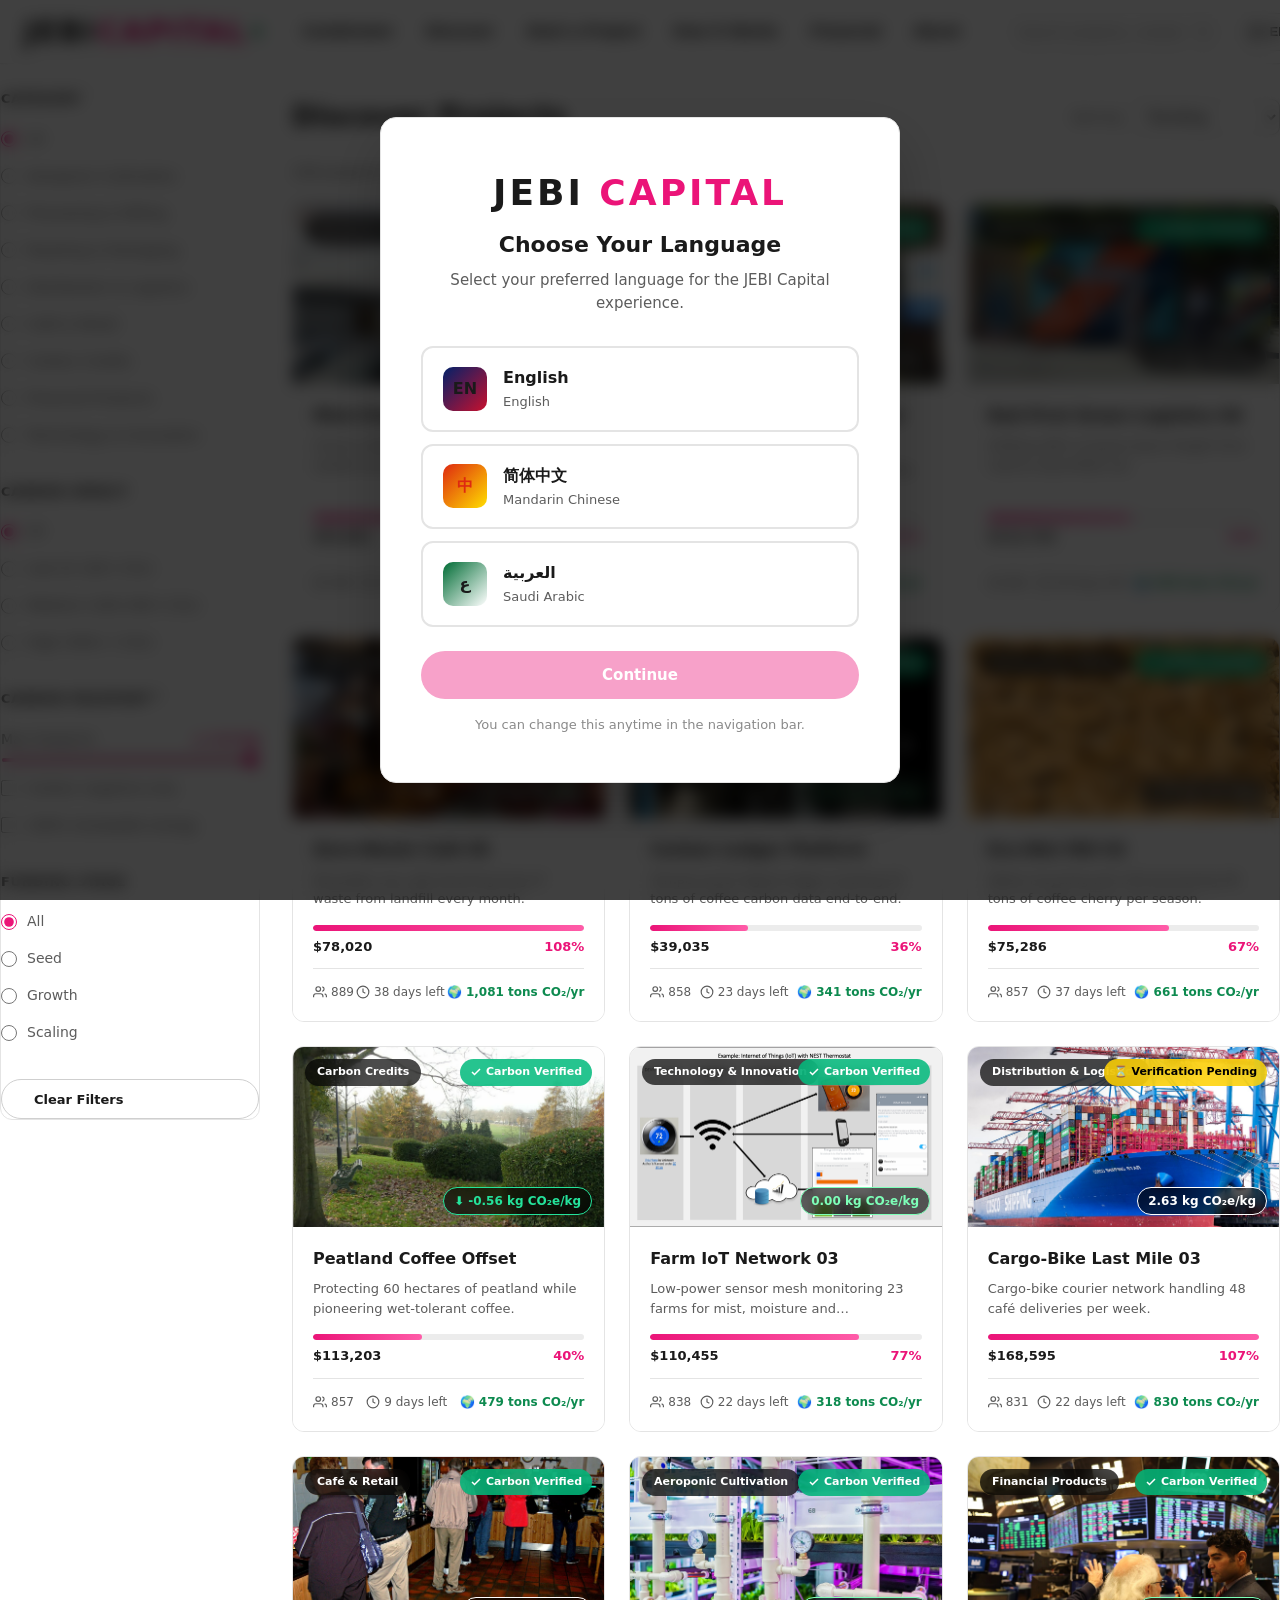
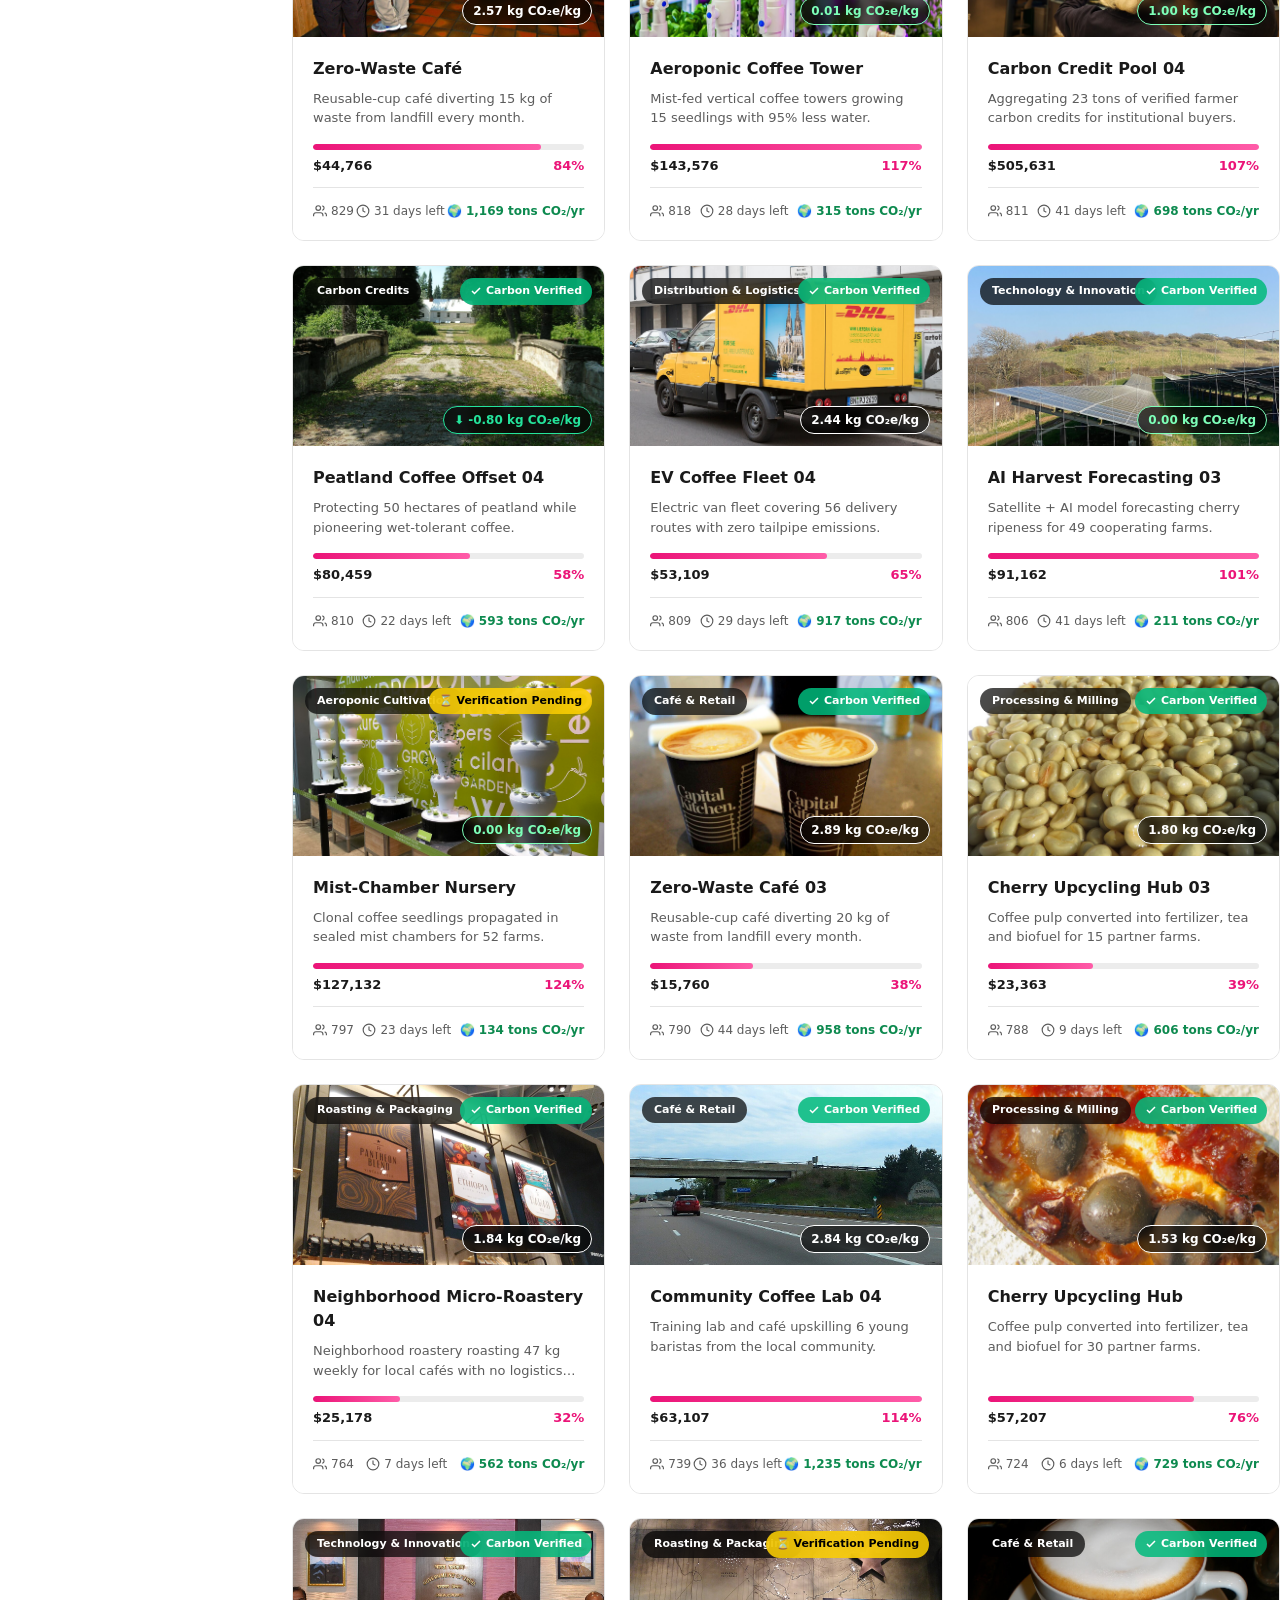
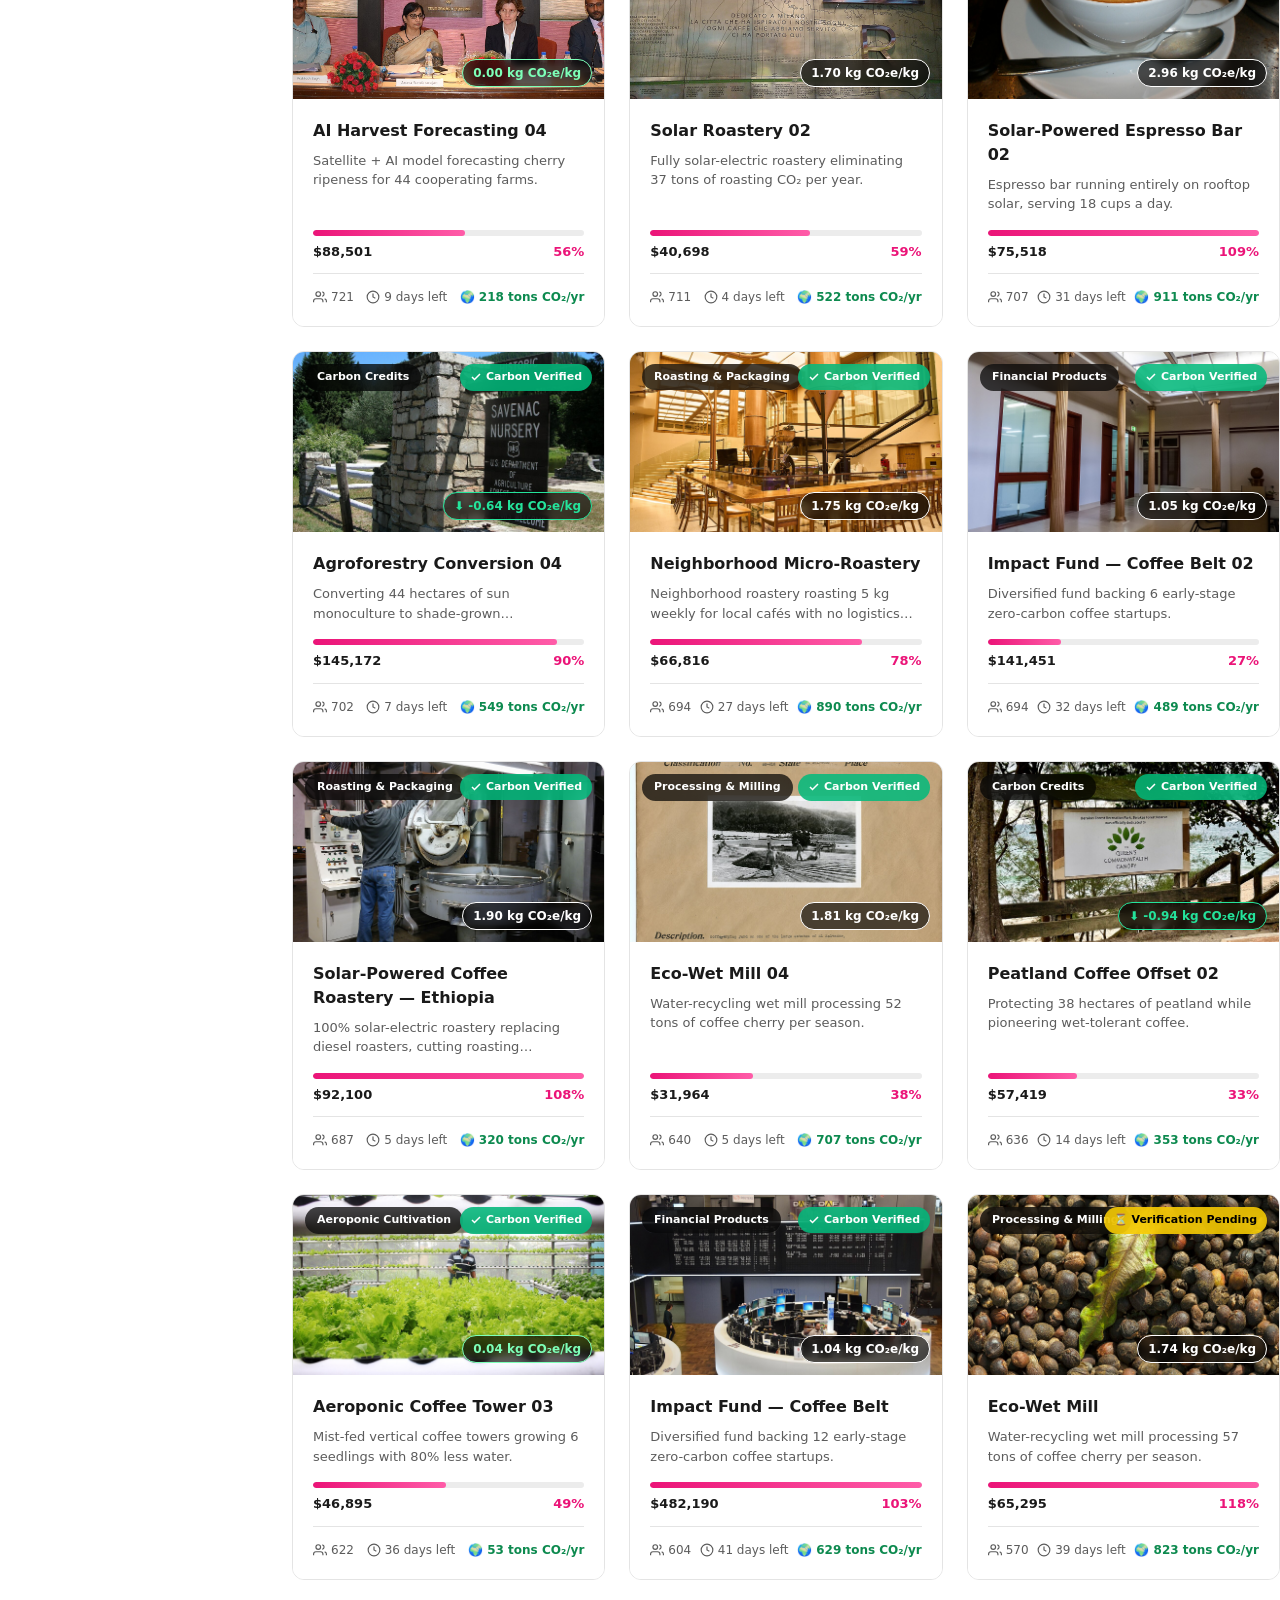
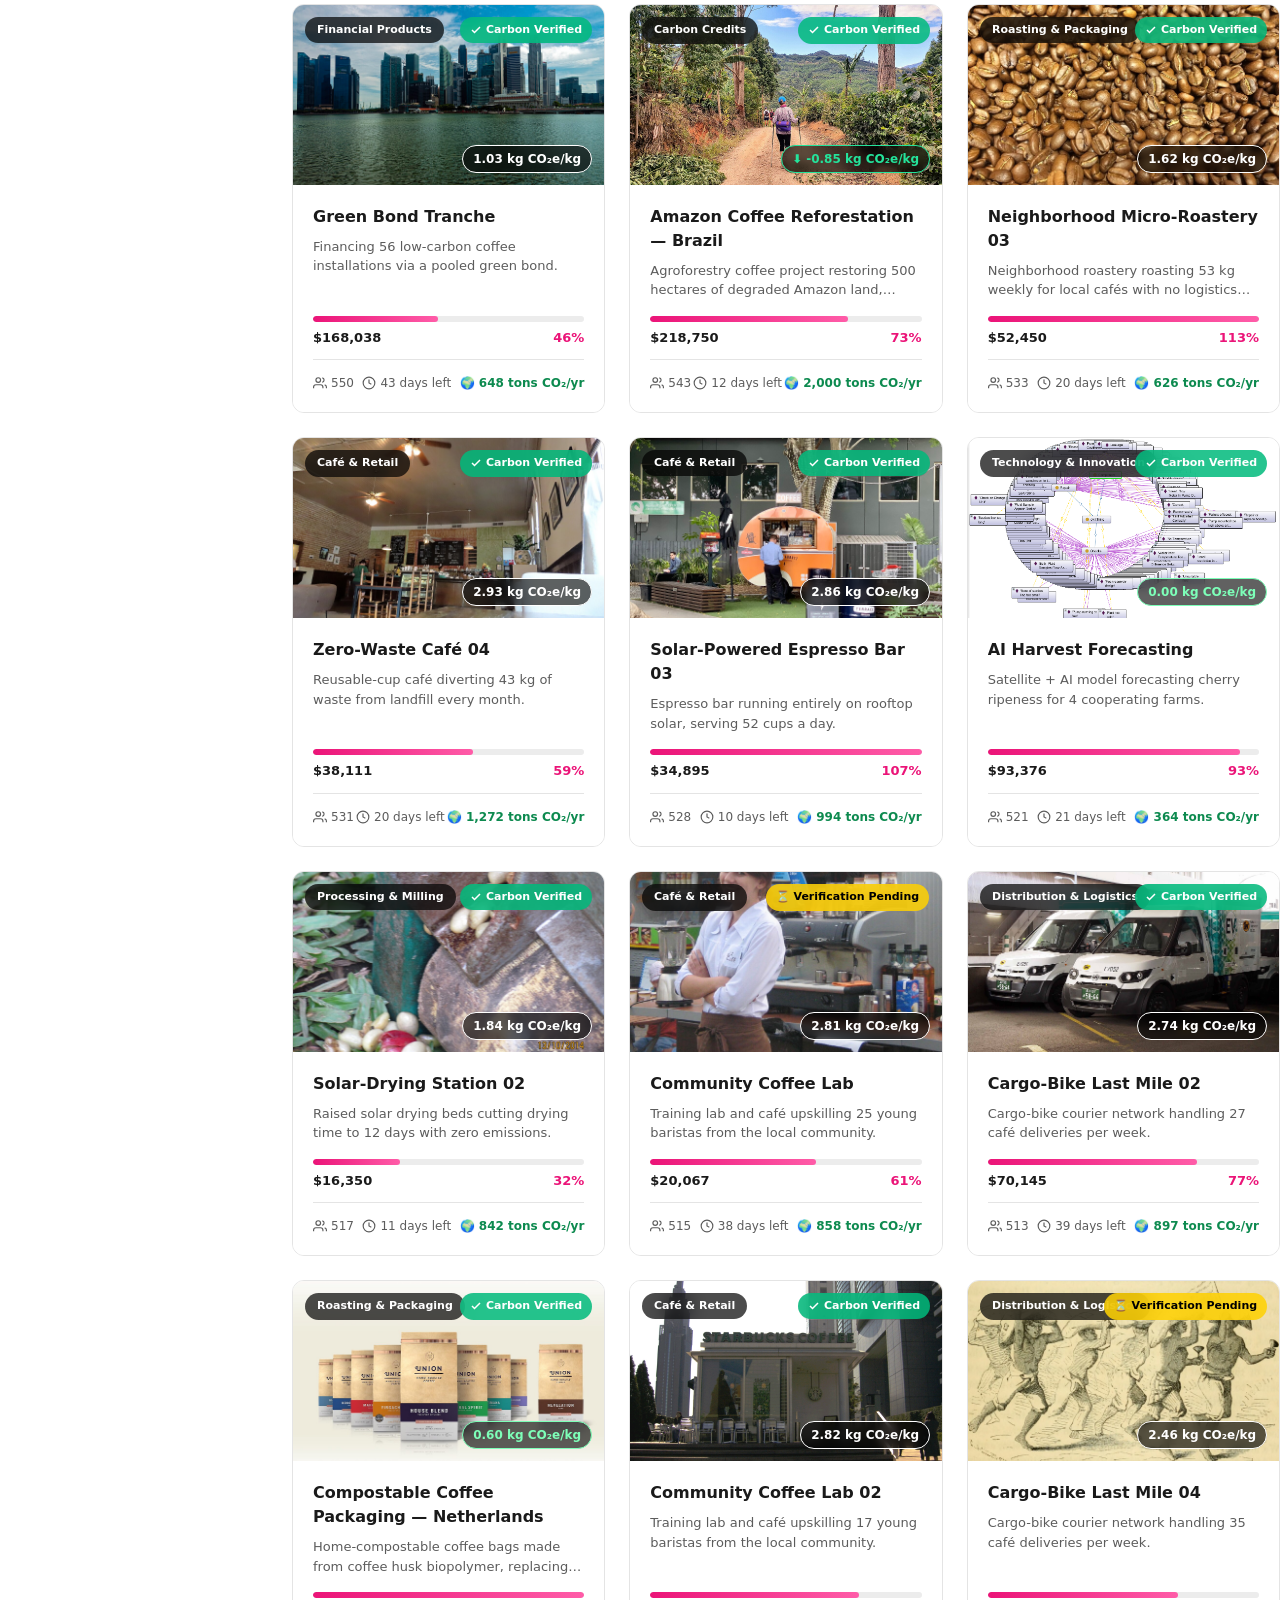
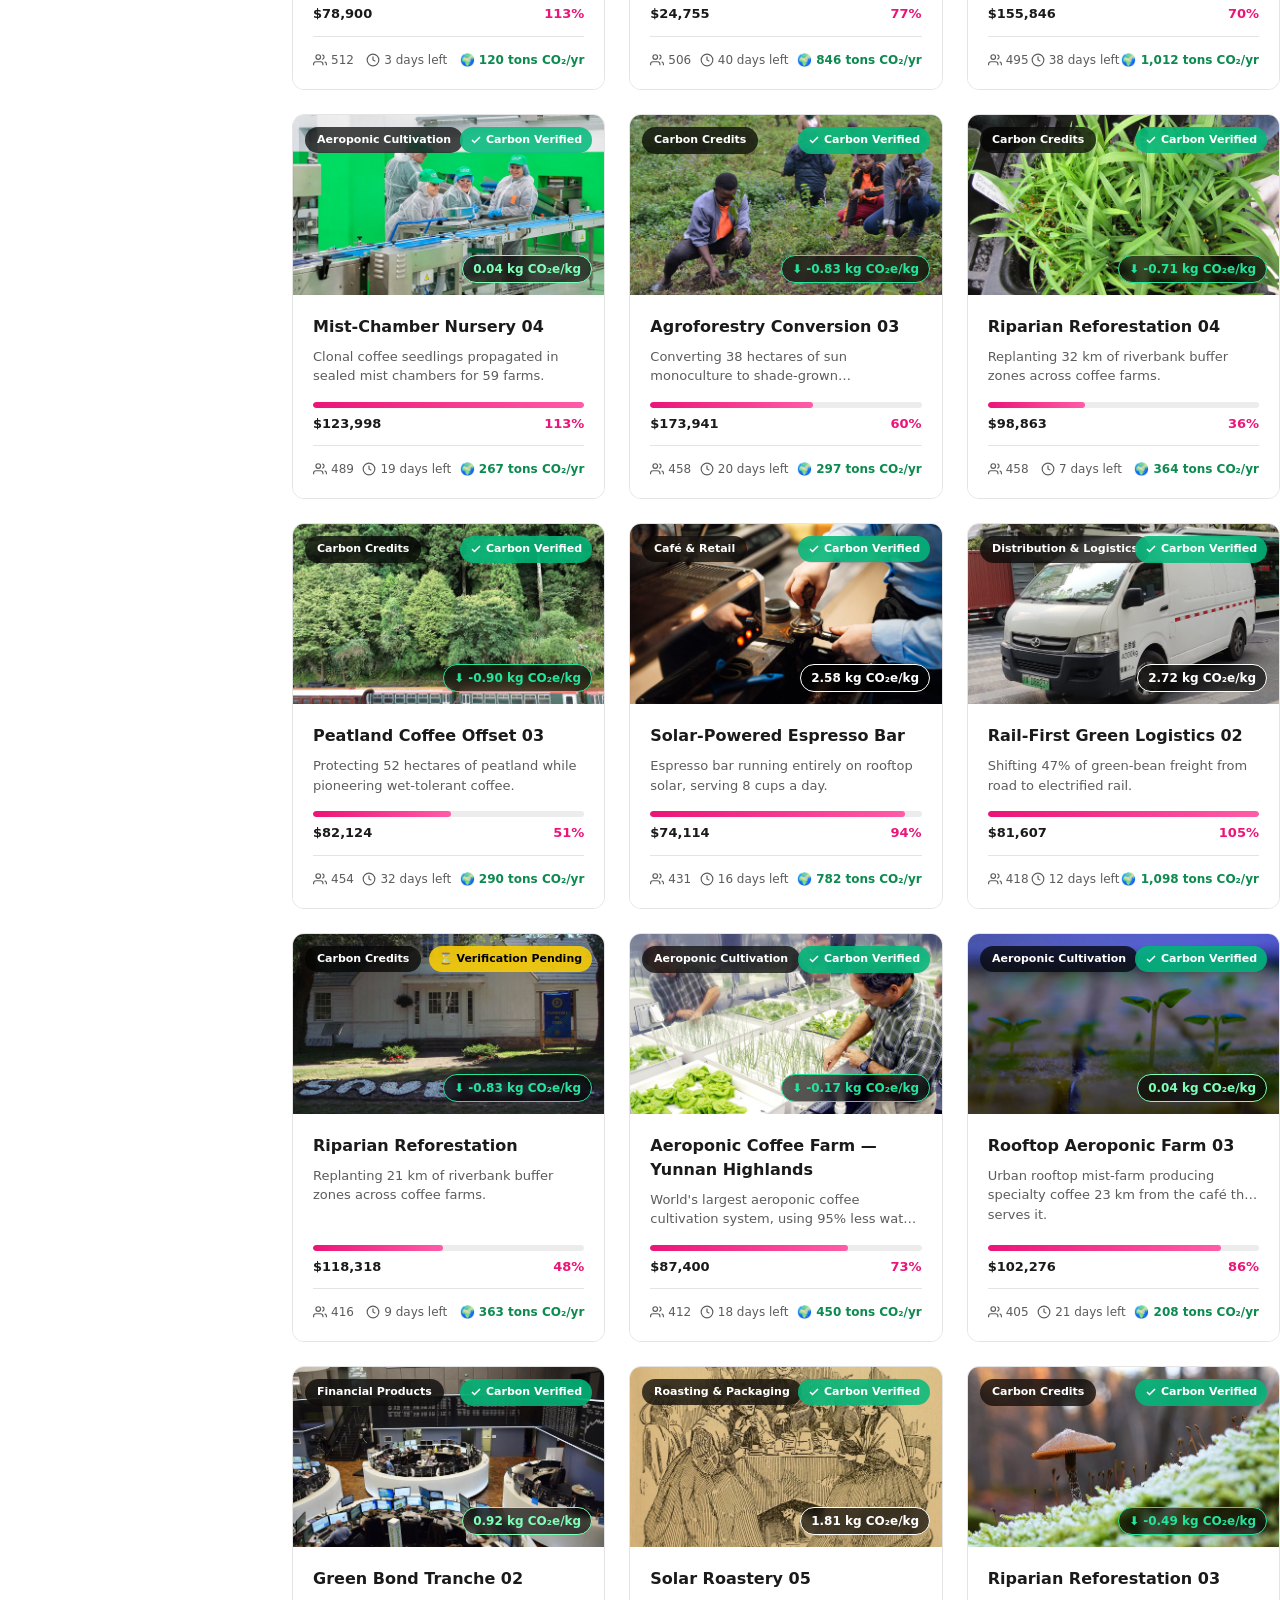
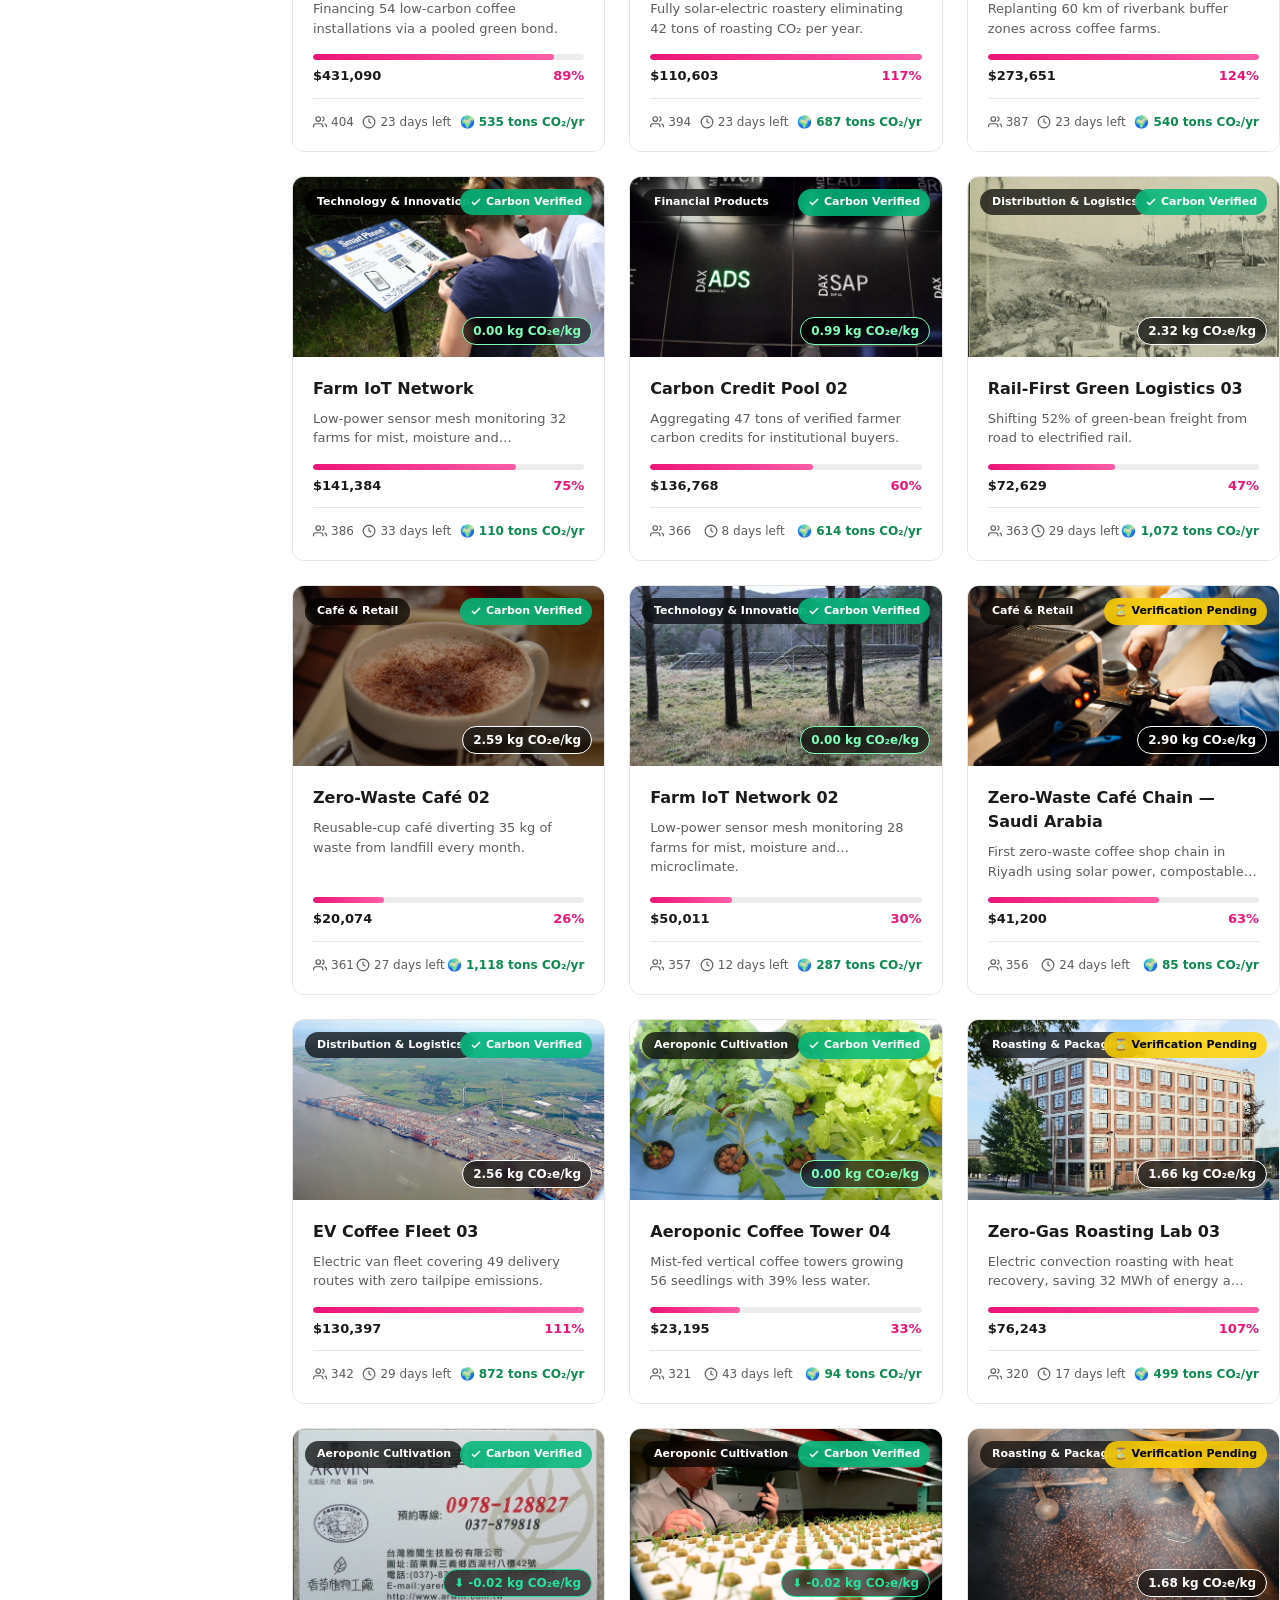
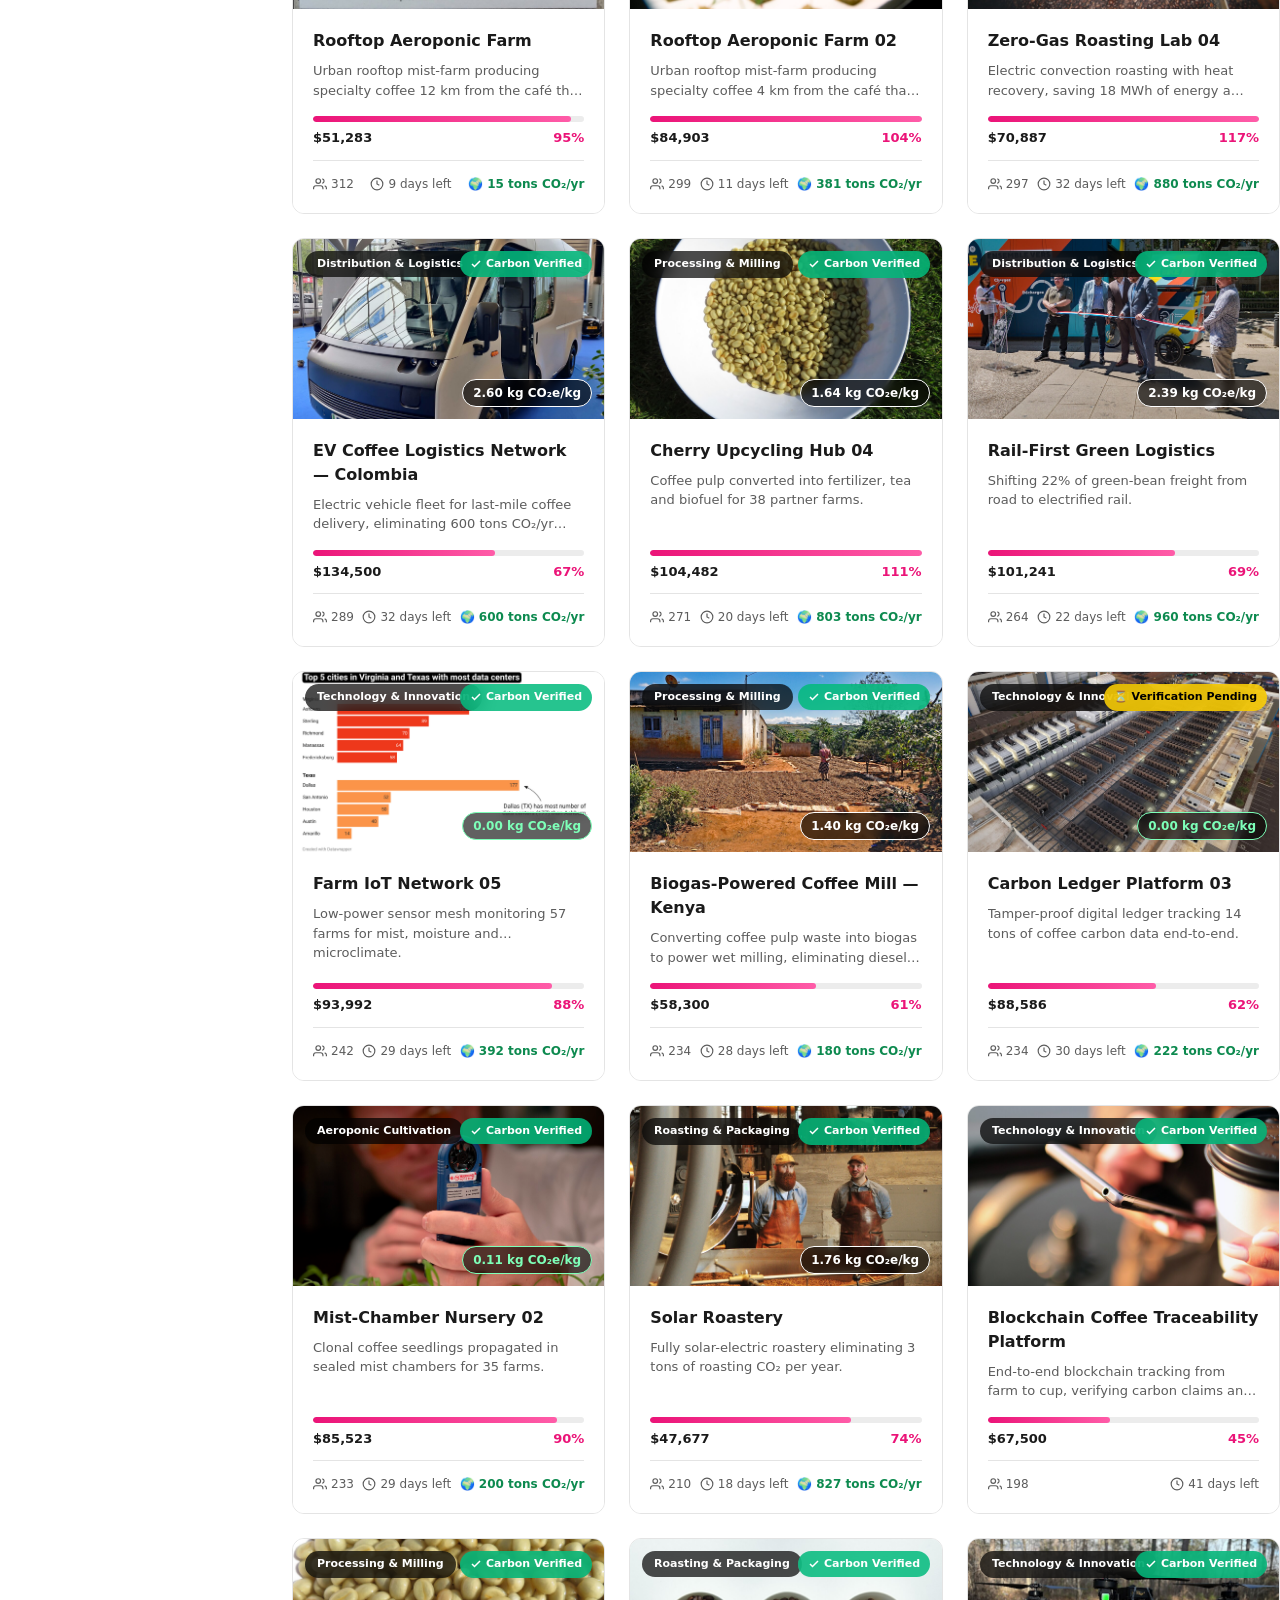
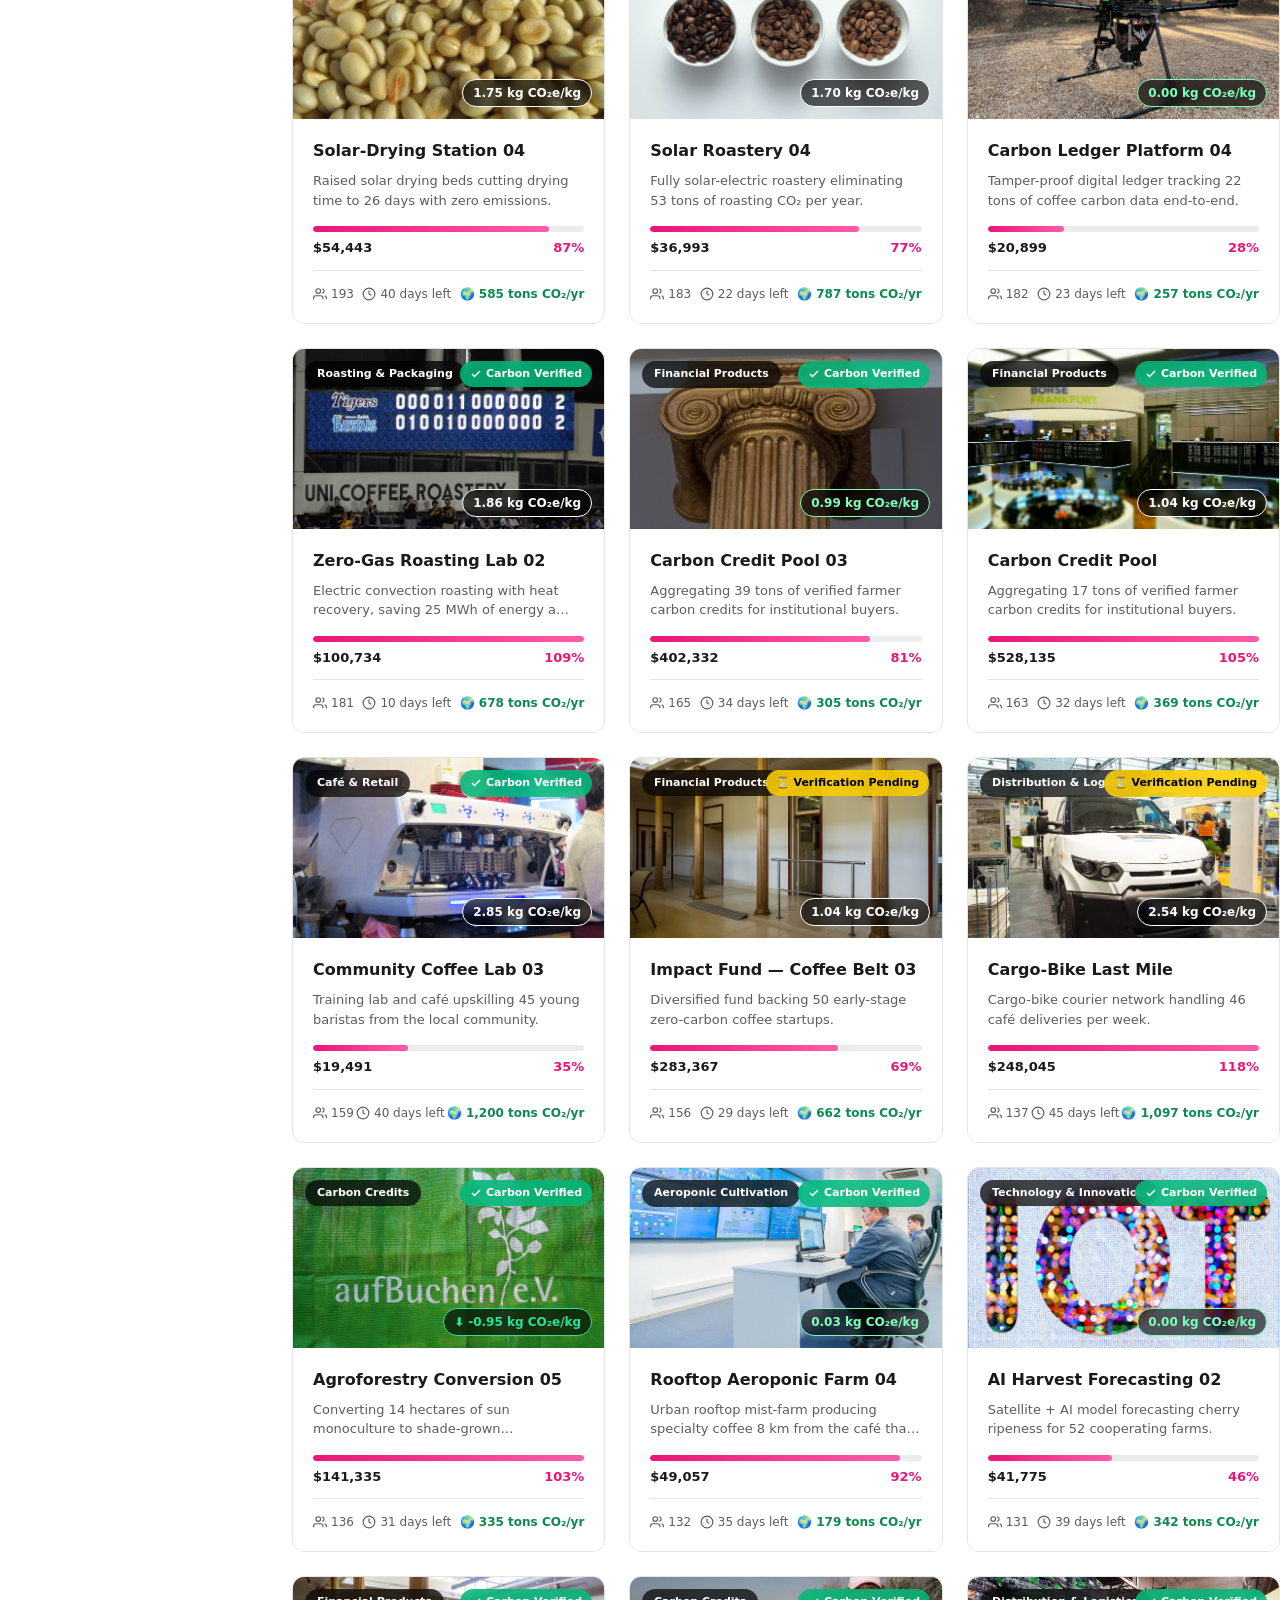
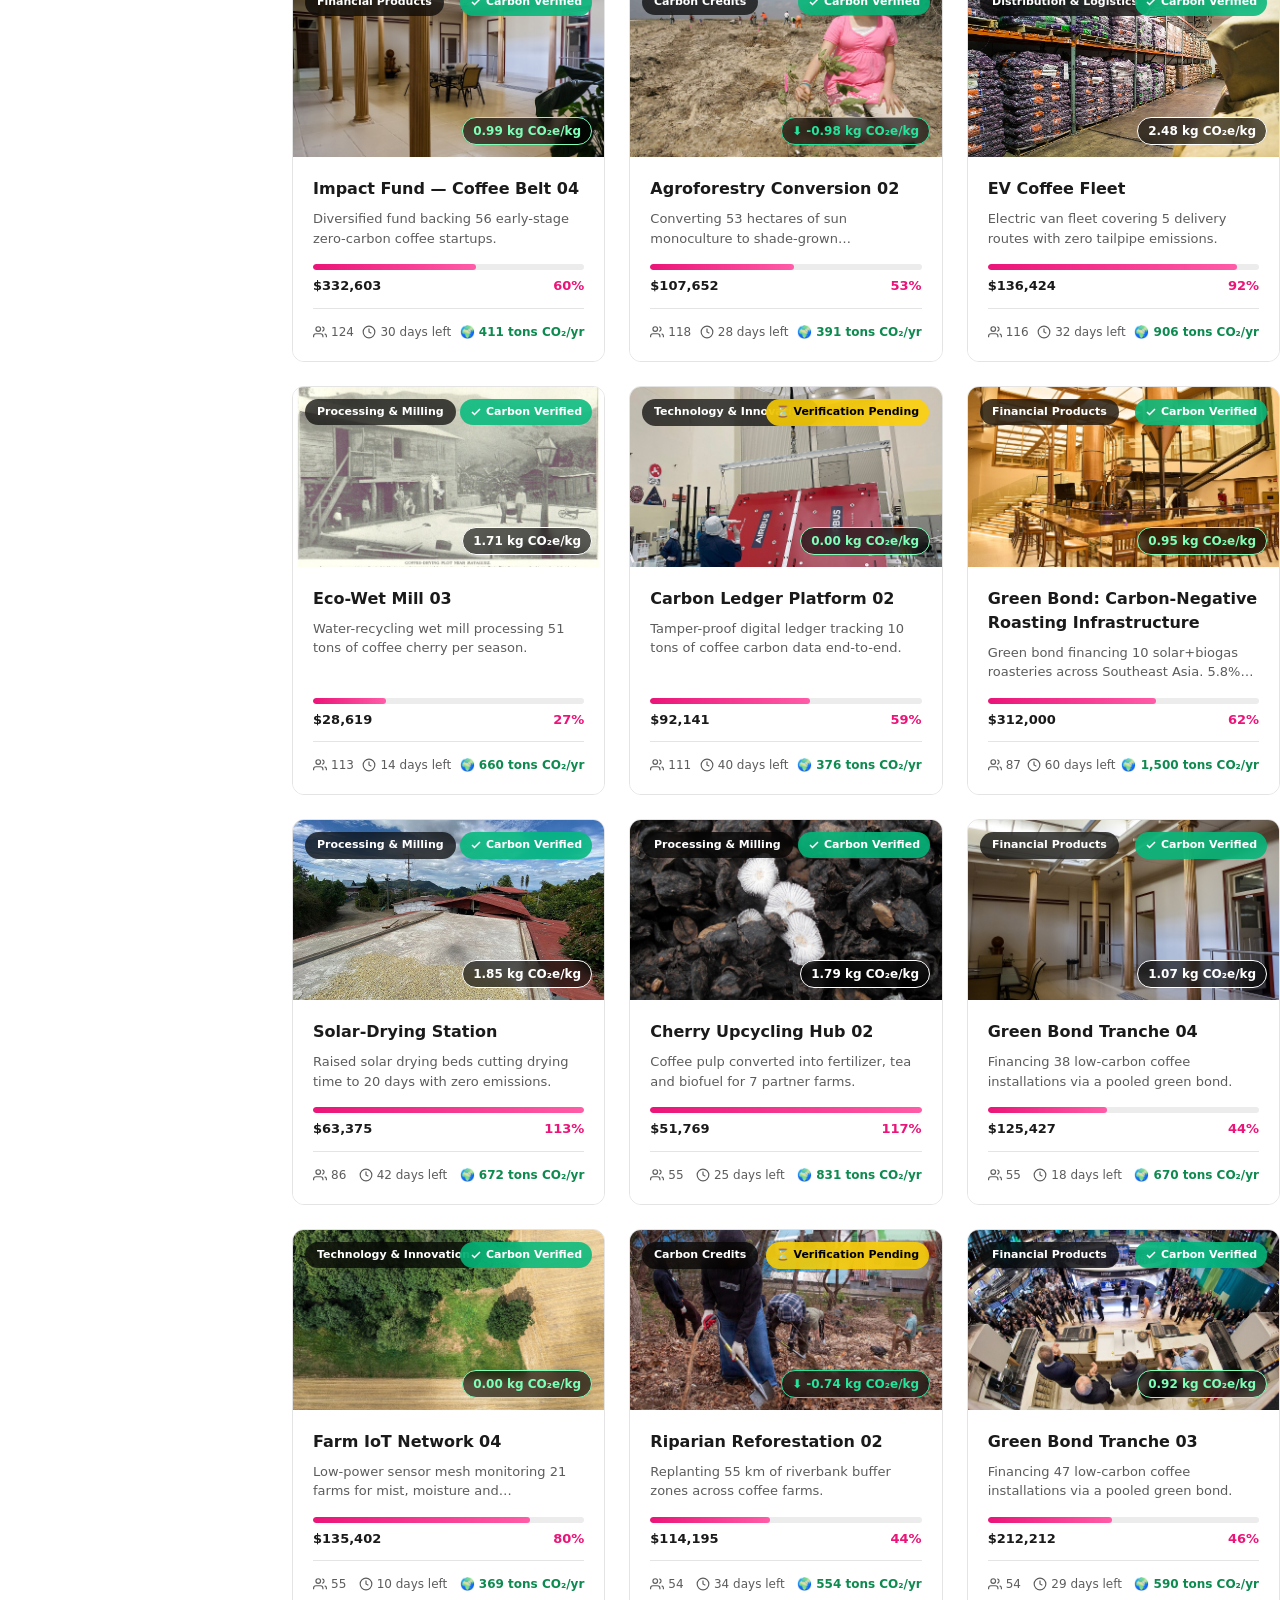
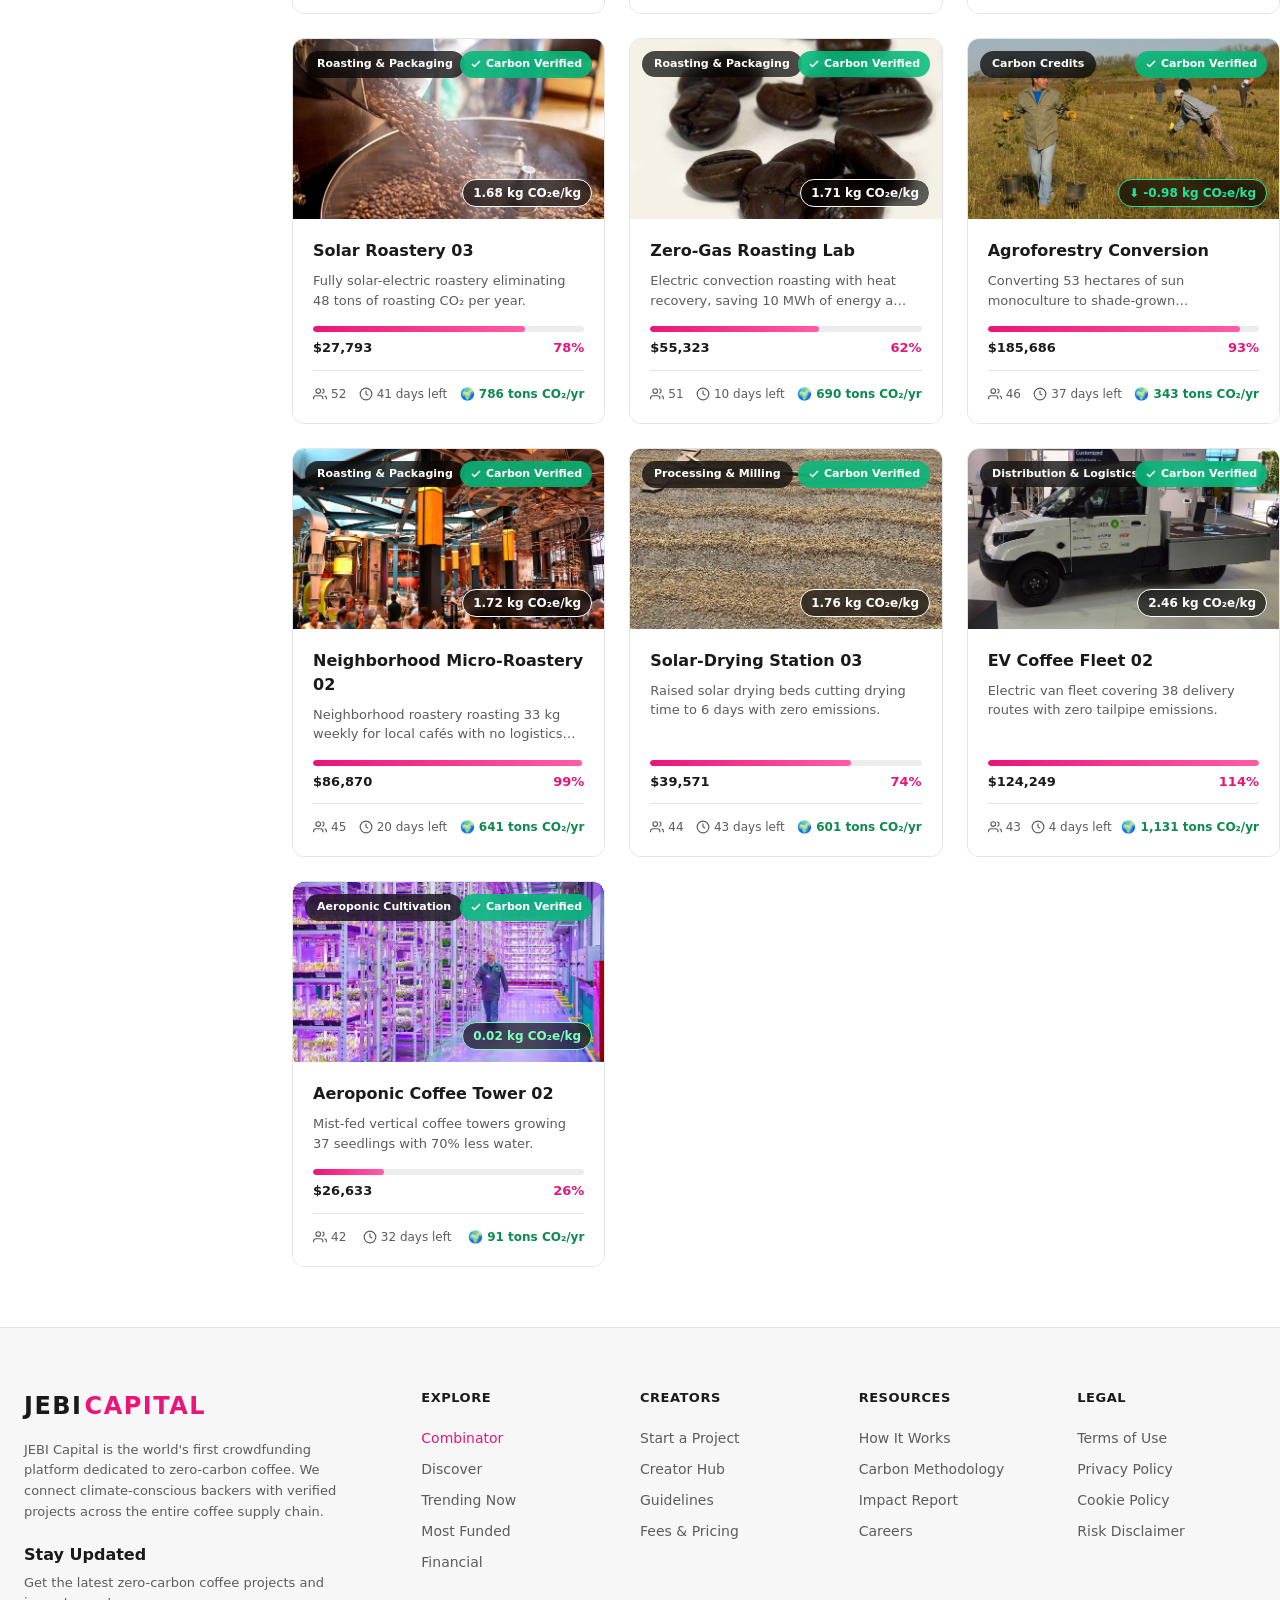
<file: discover.html>
<!DOCTYPE html>
<html lang="en" dir="ltr">
<head>
  <meta charset="UTF-8">
  <meta name="viewport" content="width=device-width, initial-scale=1.0">
  <title>Discover Projects — JEBI CAPITAL</title>
  <link rel="icon" href="data:image/svg+xml,<svg xmlns='http://www.w3.org/2000/svg' viewBox='0 0 100 100'><text y='.9em' font-size='90'>☕</text></svg>">
  <link rel="stylesheet" href="css/style.css">
</head>
<body>

  <div class="discover-layout">
    <!-- FILTER SIDEBAR -->
    <aside class="filter-sidebar">
      <div class="filter-group">
        <div class="filter-title" data-i18n="discover.category">Category</div>
        <label class="filter-option">
          <input type="radio" name="category" value="all" checked>
          <span data-i18n="discover.filterAll">All</span>
        </label>
        <div id="categoryFilters"></div>
      </div>

      <div class="filter-group">
        <div class="filter-title" data-i18n="discover.carbonImpact">Carbon Impact</div>
        <label class="filter-option">
          <input type="radio" name="carbonImpact" value="all" checked>
          <span data-i18n="discover.filterAll">All</span>
        </label>
        <label class="filter-option">
          <input type="radio" name="carbonImpact" value="low">
          <span data-i18n="discover.low">Low (0–100 t CO₂)</span>
        </label>
        <label class="filter-option">
          <input type="radio" name="carbonImpact" value="medium">
          <span data-i18n="discover.medium">Medium (100–500 t CO₂)</span>
        </label>
        <label class="filter-option">
          <input type="radio" name="carbonImpact" value="high">
          <span data-i18n="discover.high">High (500+ t CO₂)</span>
        </label>
      </div>

      <div class="filter-group">
        <div class="filter-title" data-i18n="discover.passportFilter">Carbon Passport™</div>
        <label class="filter-option" style="flex-direction:column;align-items:stretch;gap:8px;">
          <span style="display:flex;justify-content:space-between;">
            <span data-i18n="discover.maxFootprint">Max footprint</span>
            <span id="carbonSliderVal" style="font-weight:700;color:var(--accent);">≤ 3.0 kg</span>
          </span>
          <input type="range" id="carbonSlider" min="0" max="30" value="30" step="1" style="width:100%;" oninput="applyFilters()">
        </label>
        <label class="filter-option">
          <input type="checkbox" id="certNegative">
          <span data-i18n="discover.certNegative">Carbon negative only</span>
        </label>
        <label class="filter-option">
          <input type="checkbox" id="certRenewable">
          <span data-i18n="discover.certRenewable">100% renewable energy</span>
        </label>
      </div>

      <div class="filter-group">
        <div class="filter-title" data-i18n="discover.fundingStage">Funding Stage</div>
        <label class="filter-option">
          <input type="radio" name="stage" value="all" checked>
          <span data-i18n="discover.filterAll">All</span>
        </label>
        <label class="filter-option">
          <input type="radio" name="stage" value="seed">
          <span data-i18n="discover.seed">Seed</span>
        </label>
        <label class="filter-option">
          <input type="radio" name="stage" value="growth">
          <span data-i18n="discover.growth">Growth</span>
        </label>
        <label class="filter-option">
          <input type="radio" name="stage" value="scaling">
          <span data-i18n="discover.scaling">Scaling</span>
        </label>
      </div>

      <button class="btn btn-outline" style="width:100%;height:40px;font-size:13px;" onclick="clearFilters()">
        <span data-i18n="discover.clearFilters">Clear Filters</span>
      </button>
    </aside>

    <!-- MAIN CONTENT -->
    <main class="discover-main">
      <div class="discover-header">
        <h1 data-i18n="discover.title">Discover Projects</h1>
        <div class="discover-sort">
          <span data-i18n="discover.sortBy">Sort by</span>
          <select id="sortSelect" onchange="applyFilters()">
            <option value="trending" data-i18n="discover.trending">Trending</option>
            <option value="endingSoon" data-i18n="discover.endingSoon">Ending Soon</option>
            <option value="mostFunded" data-i18n="discover.mostFunded">Most Funded</option>
            <option value="newest" data-i18n="discover.newest">Newest</option>
            <option value="lowestCarbon" data-i18n="discover.lowestCarbon">Lowest Carbon</option>
          </select>
        </div>
      </div>
      <div class="discover-results-count" id="resultsCount"></div>
      <div class="projects-grid" id="projectsGrid"></div>
    </main>
  </div>

  <script src="js/i18n.js"></script>
  <script src="js/data.js"></script>
  <script src="js/projects-bulk.js"></script>
  <script src="js/shared.js"></script>
  <script>
    initShared({ isIndex: false });

    // Parse URL params
    function getUrlParam(name) {
      return new URLSearchParams(window.location.search).get(name);
    }

    function renderCategoryFilters() {
      const container = document.getElementById('categoryFilters');
      container.innerHTML = CATEGORIES.map(cat => `
        <label class="filter-option">
          <input type="radio" name="category" value="${cat.key}">
          <span><span data-i18n="cat.${cat.key}">${t('cat.' + cat.key)}</span></span>
        </label>
      `).join('');

      // Attach listeners
      document.querySelectorAll('input[name="category"]').forEach(el => el.addEventListener('change', applyFilters));
      document.querySelectorAll('input[name="carbonImpact"]').forEach(el => el.addEventListener('change', applyFilters));
      document.querySelectorAll('input[name="stage"]').forEach(el => el.addEventListener('change', applyFilters));
    }

    function getFilters() {
      return {
        category: document.querySelector('input[name="category"]:checked')?.value || 'all',
        carbonImpact: document.querySelector('input[name="carbonImpact"]:checked')?.value || 'all',
        stage: document.querySelector('input[name="stage"]:checked')?.value || 'all',
        sort: document.getElementById('sortSelect').value
      };
    }

    function getSearchQuery() {
      return new URLSearchParams(window.location.search).get('q') || '';
    }

    function getCarbonFilters() {
      const slider = document.getElementById('carbonSlider');
      return {
        maxCarbon: slider.value < 30 ? slider.value / 10 : null,
        certs: [
          document.getElementById('certNegative').checked ? 'negative' : null,
          document.getElementById('certRenewable').checked ? 'renewable' : null
        ].filter(Boolean)
      };
    }

    function applyFilters() {
      const f = getFilters();
      const cf = getCarbonFilters();
      document.getElementById('carbonSliderVal').textContent = `≤ ${(document.getElementById('carbonSlider').value / 10).toFixed(1)} kg`;
      const projects = getFilteredProjects({
        category: f.category !== 'all' ? f.category : null,
        carbonImpact: f.carbonImpact !== 'all' ? f.carbonImpact : null,
        stage: f.stage !== 'all' ? f.stage : null,
        maxCarbon: cf.maxCarbon,
        certs: cf.certs,
        query: getSearchQuery(),
        sort: f.sort
      });

      const grid = document.getElementById('projectsGrid');
      const count = document.getElementById('resultsCount');

      const q = getSearchQuery().trim();
      const qSuffix = q ? ` · "${q}"` : '';

      if (projects.length === 0) {
        grid.innerHTML = `<p style="text-align:center;padding:60px;color:var(--text-2);" data-i18n="discover.noResults">No projects match your filters.</p>`;
        count.textContent = `0 ${t('discover.results')}${qSuffix}`;
      } else {
        grid.innerHTML = projects.map(renderProjectCard).join('');
        count.textContent = `${projects.length} ${t('discover.results')}${qSuffix}`;
      }
    }

    function clearFilters() {
      document.querySelector('input[name="category"][value="all"]').checked = true;
      document.querySelector('input[name="carbonImpact"][value="all"]').checked = true;
      document.querySelector('input[name="stage"][value="all"]').checked = true;
      document.getElementById('carbonSlider').value = 30;
      document.getElementById('certNegative').checked = false;
      document.getElementById('certRenewable').checked = false;
      applyFilters();
    }

    // Initialize
    renderCategoryFilters();

    // Apply URL params
    const urlFilter = getUrlParam('filter');
    const urlCategory = getUrlParam('category');
    if (urlFilter) {
      const sortSelect = document.getElementById('sortSelect');
      if ([...sortSelect.options].some(o => o.value === urlFilter)) {
        sortSelect.value = urlFilter;
      }
    }
    if (urlCategory) {
      const radio = document.querySelector(`input[name="category"][value="${urlCategory}"]`);
      if (radio) radio.checked = true;
    }

    applyFilters();
    applyI18n(getLang());

    window.addEventListener('langChanged', () => {
      renderCategoryFilters();
      // Re-apply URL params after re-render
      if (urlCategory) {
        const radio = document.querySelector(`input[name="category"][value="${urlCategory}"]`);
        if (radio) radio.checked = true;
      }
      applyFilters();
    });
  </script>
</body>
</html>
</file>
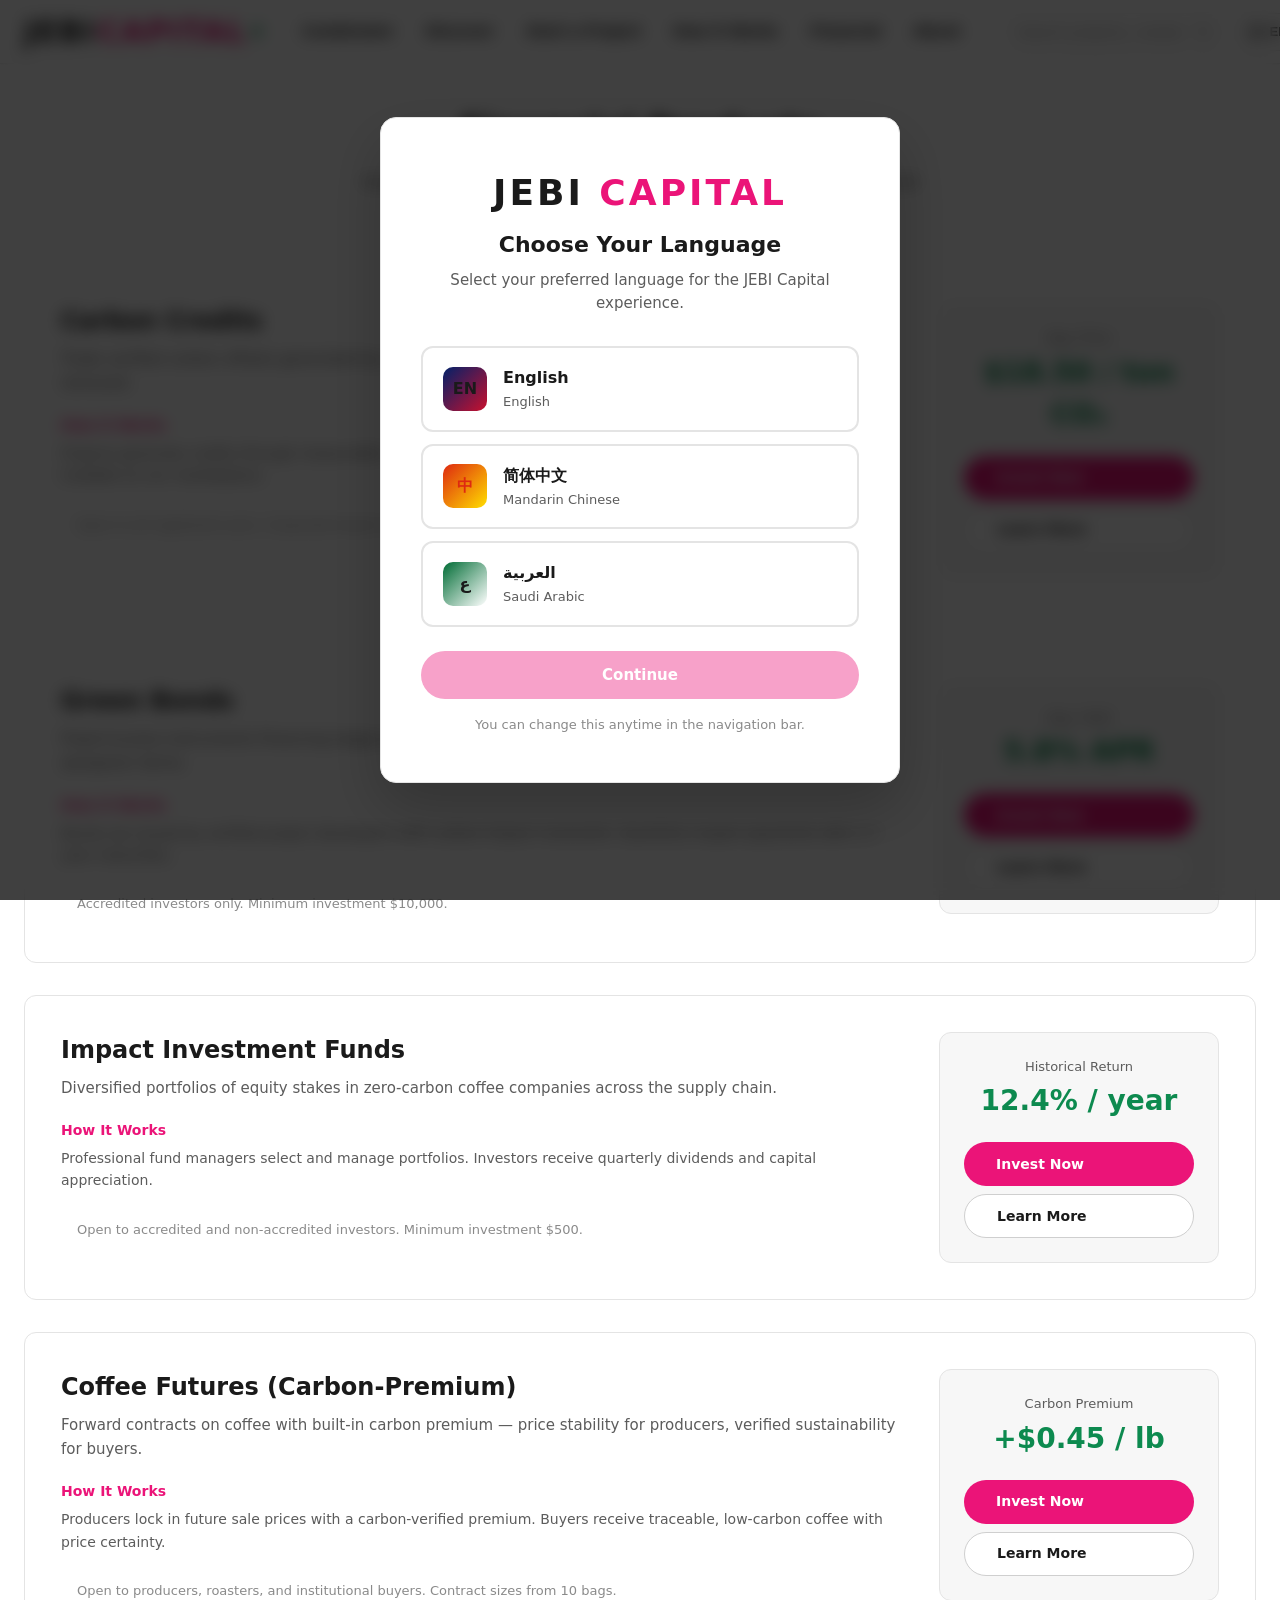
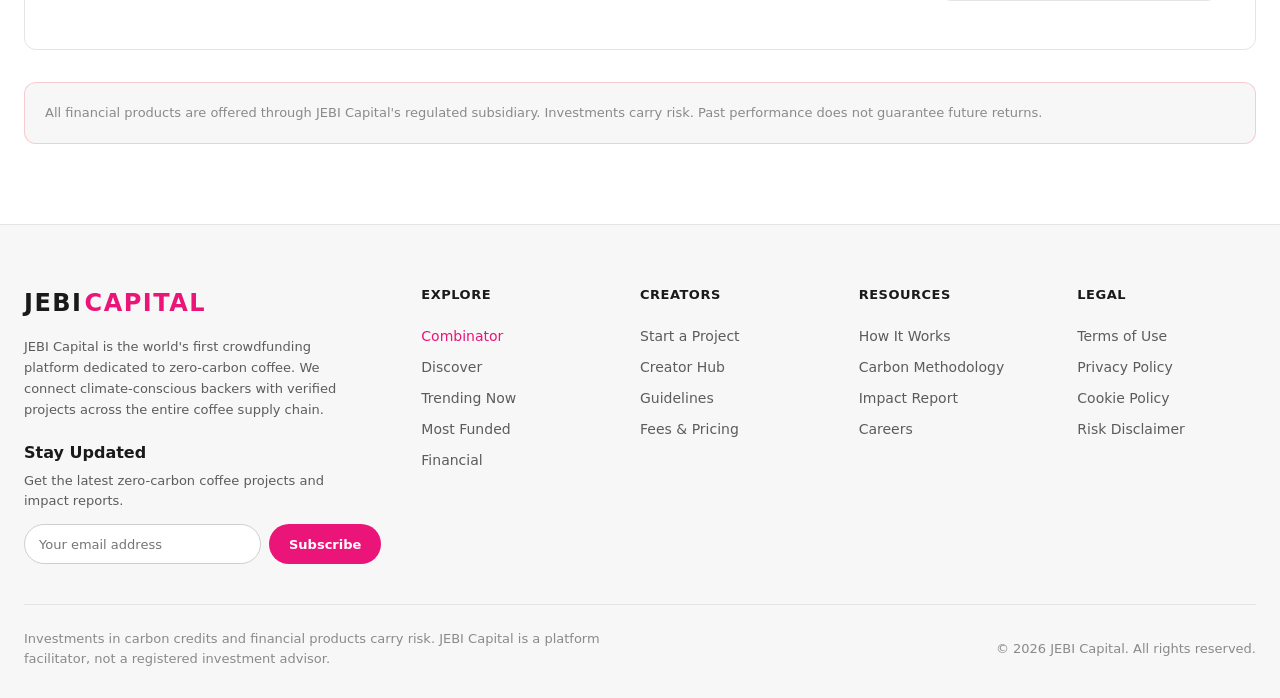
<file: financial.html>
<!DOCTYPE html>
<html lang="en" dir="ltr">
<head>
  <meta charset="UTF-8">
  <meta name="viewport" content="width=device-width, initial-scale=1.0">
  <title>Financial Products — JEBI CAPITAL</title>
  <link rel="icon" href="data:image/svg+xml,<svg xmlns='http://www.w3.org/2000/svg' viewBox='0 0 100 100'><text y='.9em' font-size='90'>☕</text></svg>">
  <link rel="stylesheet" href="css/style.css">
</head>
<body>

  <div class="container" style="padding-top:calc(var(--nav-h) + 40px);padding-bottom:80px;">
    <div class="section-header" style="margin-bottom:48px;">
      <h1 class="section-title" data-i18n="financial.title">Financial Products</h1>
      <p class="section-subtitle" data-i18n="financial.subtitle">Invest in the zero-carbon coffee economy through regulated financial instruments.</p>
    </div>

    <div class="fin-products">

      <!-- Carbon Credits -->
      <div class="fin-product" id="carbon-credits">
        <div class="fin-product-info">
          <h3 data-i18n="financial.carbonCreditsTitle">Carbon Credits</h3>
          <p class="desc" data-i18n="financial.carbonCreditsD">Trade verified carbon offsets generated by coffee projects. Each credit represents one ton of CO₂ reduced or removed.</p>
          <div class="fin-how" data-i18n="financial.carbonCreditsHow">How It Works</div>
          <p class="fin-how-d" data-i18n="financial.carbonCreditsHowD">Projects generate credits through measurable carbon reduction. Credits are verified, tokenized on blockchain, and tradable on our marketplace.</p>
          <div class="fin-elig" data-i18n="financial.carbonCreditsEligibility">Open to all registered users. Corporate buyers eligible for volume discounts.</div>
        </div>
        <div class="fin-product-aside">
          <div class="price-label" data-i18n="financial.carbonCreditsPrice">Avg. Price</div>
          <div class="price-val" data-i18n="financial.carbonCreditsPriceVal">$18.50 / ton CO₂</div>
          <a href="#" class="btn btn-primary" data-i18n="financial.investNow">Invest Now</a>
          <a href="#" class="btn btn-outline" style="margin-top:8px;height:44px;font-size:14px;" data-i18n="financial.learnMore">Learn More</a>
        </div>
      </div>

      <!-- Green Bonds -->
      <div class="fin-product" id="green-bonds">
        <div class="fin-product-info">
          <h3 data-i18n="financial.greenBondsTitle">Green Bonds</h3>
          <p class="desc" data-i18n="financial.greenBondsD">Fixed-income instruments financing large-scale coffee infrastructure — solar roasteries, EV logistics networks, aeroponic farms.</p>
          <div class="fin-how" data-i18n="financial.greenBondsHow">How It Works</div>
          <p class="fin-how-d" data-i18n="financial.greenBondsHowD">Bonds are issued by verified project developers with carbon-impact covenants. Quarterly coupon payments with 3–7 year maturities.</p>
          <div class="fin-elig" data-i18n="financial.greenBondsEligibility">Accredited investors only. Minimum investment $10,000.</div>
        </div>
        <div class="fin-product-aside">
          <div class="price-label" data-i18n="financial.greenBondsPrice">Avg. Yield</div>
          <div class="price-val" data-i18n="financial.greenBondsPriceVal">5.8% APR</div>
          <a href="#" class="btn btn-primary" data-i18n="financial.investNow">Invest Now</a>
          <a href="#" class="btn btn-outline" style="margin-top:8px;height:44px;font-size:14px;" data-i18n="financial.learnMore">Learn More</a>
        </div>
      </div>

      <!-- Impact Funds -->
      <div class="fin-product" id="impact-funds">
        <div class="fin-product-info">
          <h3 data-i18n="financial.impactFundsTitle">Impact Investment Funds</h3>
          <p class="desc" data-i18n="financial.impactFundsD">Diversified portfolios of equity stakes in zero-carbon coffee companies across the supply chain.</p>
          <div class="fin-how" data-i18n="financial.impactFundsHow">How It Works</div>
          <p class="fin-how-d" data-i18n="financial.impactFundsHowD">Professional fund managers select and manage portfolios. Investors receive quarterly dividends and capital appreciation.</p>
          <div class="fin-elig" data-i18n="financial.impactFundsEligibility">Open to accredited and non-accredited investors. Minimum investment $500.</div>
        </div>
        <div class="fin-product-aside">
          <div class="price-label" data-i18n="financial.impactFundsPrice">Historical Return</div>
          <div class="price-val" data-i18n="financial.impactFundsPriceVal">12.4% / year</div>
          <a href="#" class="btn btn-primary" data-i18n="financial.investNow">Invest Now</a>
          <a href="#" class="btn btn-outline" style="margin-top:8px;height:44px;font-size:14px;" data-i18n="financial.learnMore">Learn More</a>
        </div>
      </div>

      <!-- Coffee Futures -->
      <div class="fin-product" id="coffee-futures">
        <div class="fin-product-info">
          <h3 data-i18n="financial.coffeeFuturesTitle">Coffee Futures (Carbon-Premium)</h3>
          <p class="desc" data-i18n="financial.coffeeFuturesD">Forward contracts on coffee with built-in carbon premium — price stability for producers, verified sustainability for buyers.</p>
          <div class="fin-how" data-i18n="financial.coffeeFuturesHow">How It Works</div>
          <p class="fin-how-d" data-i18n="financial.coffeeFuturesHowD">Producers lock in future sale prices with a carbon-verified premium. Buyers receive traceable, low-carbon coffee with price certainty.</p>
          <div class="fin-elig" data-i18n="financial.coffeeFuturesEligibility">Open to producers, roasters, and institutional buyers. Contract sizes from 10 bags.</div>
        </div>
        <div class="fin-product-aside">
          <div class="price-label" data-i18n="financial.coffeeFuturesPrice">Carbon Premium</div>
          <div class="price-val" data-i18n="financial.coffeeFuturesPriceVal">+$0.45 / lb</div>
          <a href="#" class="btn btn-primary" data-i18n="financial.investNow">Invest Now</a>
          <a href="#" class="btn btn-outline" style="margin-top:8px;height:44px;font-size:14px;" data-i18n="financial.learnMore">Learn More</a>
        </div>
      </div>

    </div>

    <div class="fin-disclaimer" data-i18n="financial.disclaimer">All financial products are offered through JEBI Capital's regulated subsidiary. Investments carry risk. Past performance does not guarantee future returns.</div>
  </div>

  <script src="js/i18n.js"></script>
  <script src="js/data.js"></script>
  <script src="js/projects-bulk.js"></script>
  <script src="js/shared.js"></script>
  <script>
    initShared({ isIndex: false });
    applyI18n(getLang());
  </script>
</body>
</html>
</file>
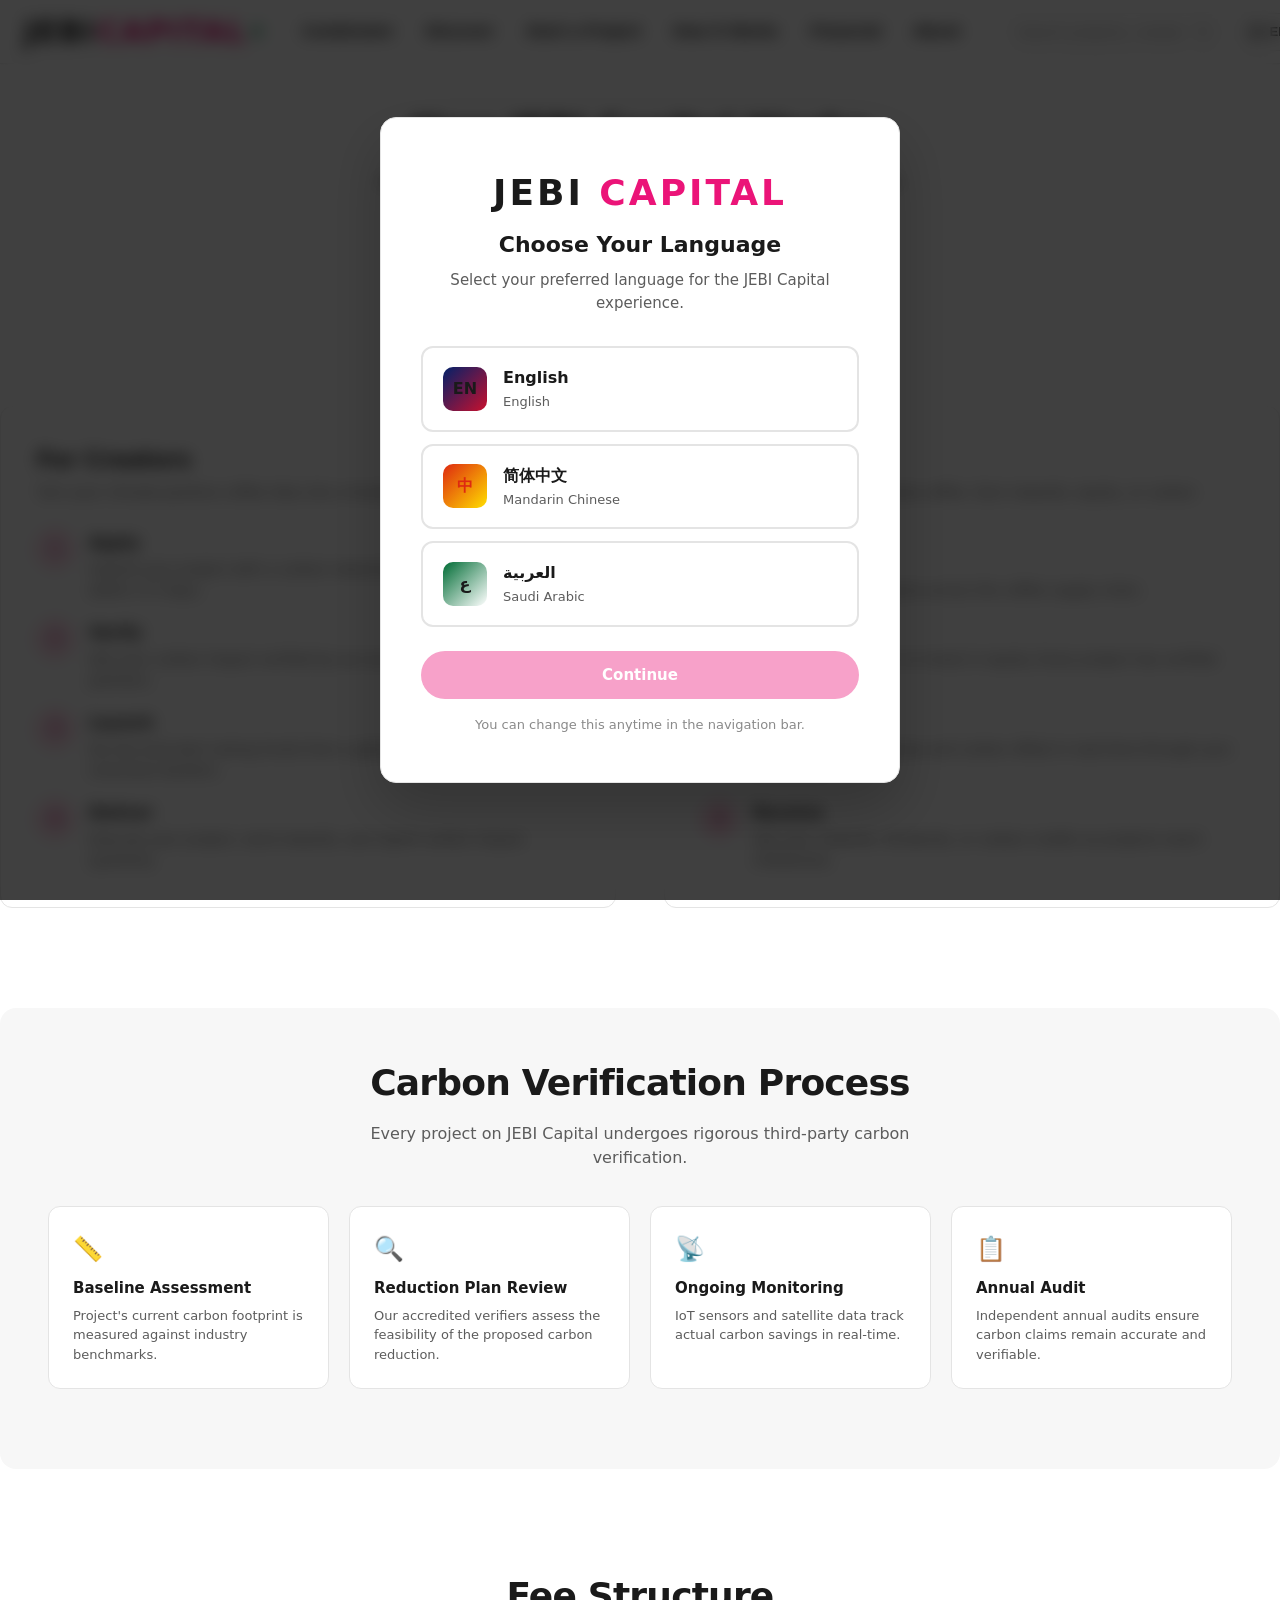
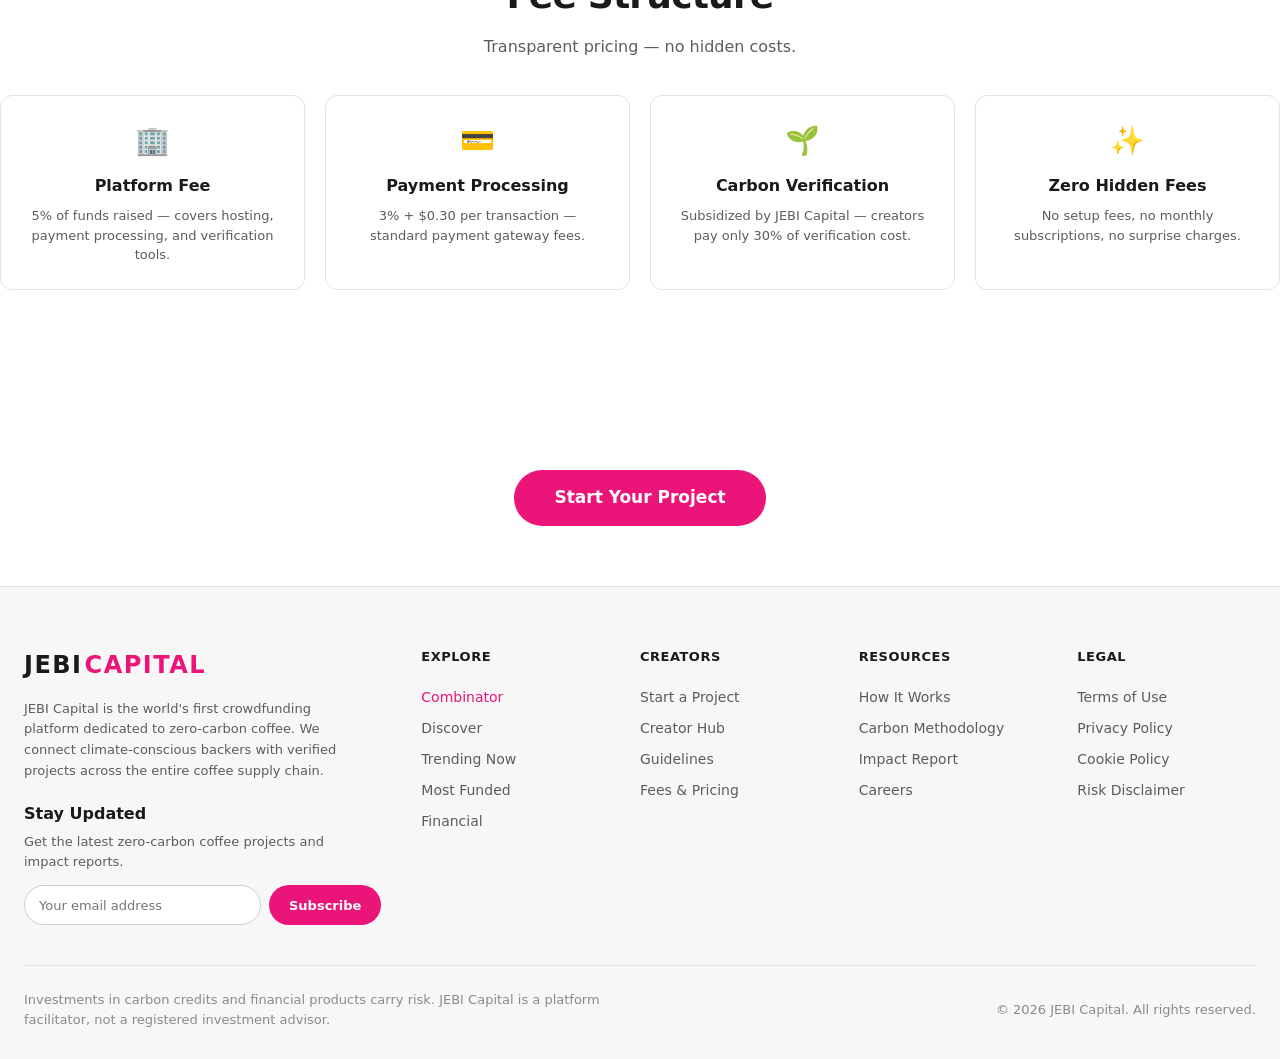
<file: how-it-works.html>
<!DOCTYPE html>
<html lang="en" dir="ltr">
<head>
  <meta charset="UTF-8">
  <meta name="viewport" content="width=device-width, initial-scale=1.0">
  <title>How It Works — JEBI CAPITAL</title>
  <link rel="icon" href="data:image/svg+xml,<svg xmlns='http://www.w3.org/2000/svg' viewBox='0 0 100 100'><text y='.9em' font-size='90'>☕</text></svg>">
  <link rel="stylesheet" href="css/style.css">
</head>
<body>

  <div class="container" style="padding-top:calc(var(--nav-h) + 40px);padding-bottom:80px;">
    <div class="section-header" style="margin-bottom:48px;">
      <h1 class="section-title" data-i18n="how.title">How JEBI Capital Works</h1>
      <p class="section-subtitle" data-i18n="how.subtitle">A crowdfunding platform purpose-built for the zero-carbon coffee economy.</p>
    </div>
  </div>

  <!-- CREATORS & BACKERS -->
  <div class="container how-section" id="creators">
    <div class="how-split">
      <div class="how-block">
        <h3 data-i18n="how.creatorsTitle">For Creators</h3>
        <p class="sub" data-i18n="how.creatorsSubtitle">Turn your climate-positive coffee idea into a funded reality.</p>
        <div class="how-steps">
          <div class="how-step">
            <div class="how-step-num">1</div>
            <div>
              <h4 data-i18n="how.creatorStep1Title">Apply</h4>
              <p data-i18n="how.creatorStep1D">Submit your project with a carbon reduction plan. Our team reviews within 3–5 days.</p>
            </div>
          </div>
          <div class="how-step">
            <div class="how-step-num">2</div>
            <div>
              <h4 data-i18n="how.creatorStep2Title">Verify</h4>
              <p data-i18n="how.creatorStep2D">Get your carbon impact verified by our accredited third-party partners.</p>
            </div>
          </div>
          <div class="how-step">
            <div class="how-step-num">3</div>
            <div>
              <h4 data-i18n="how.creatorStep3Title">Launch</h4>
              <p data-i18n="how.creatorStep3D">Go live and start raising funds from a global community of climate-conscious backers.</p>
            </div>
          </div>
          <div class="how-step">
            <div class="how-step-num">4</div>
            <div>
              <h4 data-i18n="how.creatorStep4Title">Deliver</h4>
              <p data-i18n="how.creatorStep4D">Execute your project, send rewards, and report carbon impact quarterly.</p>
            </div>
          </div>
        </div>
      </div>

      <div class="how-block" id="backers">
        <h3 data-i18n="how.backersTitle">For Backers</h3>
        <p class="sub" data-i18n="how.backersSubtitle">Back projects that decarbonize coffee. Earn rewards, equity, or carbon credits.</p>
        <div class="how-steps">
          <div class="how-step">
            <div class="how-step-num">1</div>
            <div>
              <h4 data-i18n="how.backerStep1Title">Discover</h4>
              <p data-i18n="how.backerStep1D">Browse verified projects across the coffee supply chain.</p>
            </div>
          </div>
          <div class="how-step">
            <div class="how-step-num">2</div>
            <div>
              <h4 data-i18n="how.backerStep2Title">Pledge</h4>
              <p data-i18n="how.backerStep2D">Choose a reward tier or invest in equity. Every project has verified carbon impact.</p>
            </div>
          </div>
          <div class="how-step">
            <div class="how-step-num">3</div>
            <div>
              <h4 data-i18n="how.backerStep3Title">Track</h4>
              <p data-i18n="how.backerStep3D">Monitor project progress and carbon offset in real-time through your dashboard.</p>
            </div>
          </div>
          <div class="how-step">
            <div class="how-step-num">4</div>
            <div>
              <h4 data-i18n="how.backerStep4Title">Receive</h4>
              <p data-i18n="how.backerStep4D">Get your rewards, dividends, or carbon credits as projects reach milestones.</p>
            </div>
          </div>
        </div>
      </div>
    </div>
  </div>

  <!-- CARBON VERIFICATION -->
  <div class="container how-section" id="verification" style="background:var(--bg-elev);border-radius:var(--radius-lg);padding:48px;margin-top:40px;margin-bottom:40px;">
    <div class="section-header" style="margin-bottom:36px;">
      <h2 class="section-title" data-i18n="how.verificationTitle">Carbon Verification Process</h2>
      <p class="section-subtitle" data-i18n="how.verificationSubtitle">Every project on JEBI Capital undergoes rigorous third-party carbon verification.</p>
    </div>
    <div class="methodology-grid">
      <div class="method-step">
        <div class="step-icon">📏</div>
        <h4 data-i18n="how.verifyStep1Title">Baseline Assessment</h4>
        <p data-i18n="how.verifyStep1D">Project's current carbon footprint is measured against industry benchmarks.</p>
      </div>
      <div class="method-step">
        <div class="step-icon">🔍</div>
        <h4 data-i18n="how.verifyStep2Title">Reduction Plan Review</h4>
        <p data-i18n="how.verifyStep2D">Our accredited verifiers assess the feasibility of the proposed carbon reduction.</p>
      </div>
      <div class="method-step">
        <div class="step-icon">📡</div>
        <h4 data-i18n="how.verifyStep3Title">Ongoing Monitoring</h4>
        <p data-i18n="how.verifyStep3D">IoT sensors and satellite data track actual carbon savings in real-time.</p>
      </div>
      <div class="method-step">
        <div class="step-icon">📋</div>
        <h4 data-i18n="how.verifyStep4Title">Annual Audit</h4>
        <p data-i18n="how.verifyStep4D">Independent annual audits ensure carbon claims remain accurate and verifiable.</p>
      </div>
    </div>
  </div>

  <!-- FEES -->
  <div class="container how-section" id="fees" style="margin-bottom:60px;">
    <div class="section-header" style="margin-bottom:36px;">
      <h2 class="section-title" data-i18n="how.feesTitle">Fee Structure</h2>
      <p class="section-subtitle" data-i18n="how.feesSubtitle">Transparent pricing — no hidden costs.</p>
    </div>
    <div class="fees-grid">
      <div class="fee-card">
        <div class="fee-icon">🏢</div>
        <h4 data-i18n="how.feePlatform">Platform Fee</h4>
        <p data-i18n="how.feePlatformD">5% of funds raised — covers hosting, payment processing, and verification tools.</p>
      </div>
      <div class="fee-card">
        <div class="fee-icon">💳</div>
        <h4 data-i18n="how.feePayment">Payment Processing</h4>
        <p data-i18n="how.feePaymentD">3% + $0.30 per transaction — standard payment gateway fees.</p>
      </div>
      <div class="fee-card">
        <div class="fee-icon">🌱</div>
        <h4 data-i18n="how.feeCarbon">Carbon Verification</h4>
        <p data-i18n="how.feeCarbonD">Subsidized by JEBI Capital — creators pay only 30% of verification cost.</p>
      </div>
      <div class="fee-card">
        <div class="fee-icon">✨</div>
        <h4 data-i18n="how.feeZero">Zero Hidden Fees</h4>
        <p data-i18n="how.feeZeroD">No setup fees, no monthly subscriptions, no surprise charges.</p>
      </div>
    </div>
  </div>

  <!-- CTA -->
  <div class="container text-center" style="padding:60px 0;">
    <a href="start.html" class="btn btn-primary" style="height:56px;padding:0 40px;font-size:17px;">
      <span data-i18n="hero.ctaSecondary">Start Your Project</span>
    </a>
  </div>

  <script src="js/i18n.js"></script>
  <script src="js/data.js"></script>
  <script src="js/projects-bulk.js"></script>
  <script src="js/shared.js"></script>
  <script>
    initShared({ isIndex: false });
    applyI18n(getLang());
  </script>
</body>
</html>
</file>
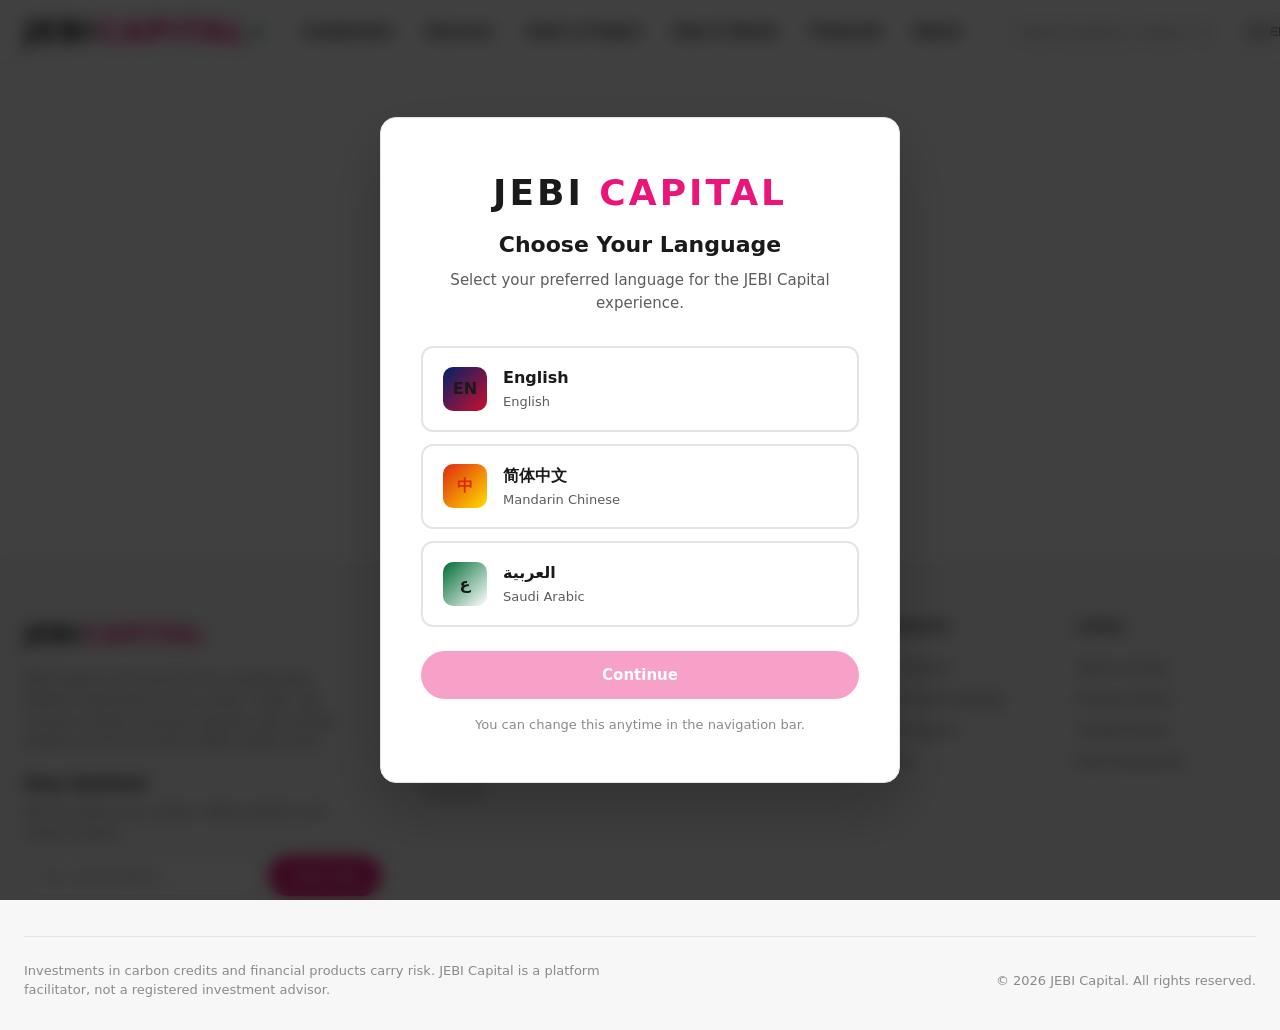
<file: project-detail.html>
<!DOCTYPE html>
<html lang="en" dir="ltr">
<head>
  <meta charset="UTF-8">
  <meta name="viewport" content="width=device-width, initial-scale=1.0">
  <title>Project Detail — JEBI CAPITAL</title>
  <link rel="icon" href="data:image/svg+xml,<svg xmlns='http://www.w3.org/2000/svg' viewBox='0 0 100 100'><text y='.9em' font-size='90'>☕</text></svg>">
  <link rel="stylesheet" href="css/style.css">
</head>
<body>

  <div class="container detail-page" id="detailPage">
    <!-- Populated by JS -->
  </div>

  <script src="js/i18n.js"></script>
  <script src="js/data.js"></script>
  <script src="js/projects-bulk.js"></script>
  <script src="js/shared.js"></script>
  <script>
    initShared({ isIndex: false });

    function getProjectId() {
      return new URLSearchParams(window.location.search).get('id');
    }

    function renderDetail() {
      const id = getProjectId();
      const p = getProjectById(id);

      if (!p) {
        document.getElementById('detailPage').innerHTML = `
          <div style="text-align:center;padding:120px 0;">
            <h1 style="font-size:32px;font-weight:800;margin-bottom:12px;">404</h1>
            <p style="color:var(--text-2);margin-bottom:24px;">Project not found.</p>
            <a href="discover.html" class="btn btn-primary"><span data-i18n="nav.discover">Discover</span></a>
          </div>`;
        applyI18n(getLang());
        return;
      }

      const cat = getCategoryMeta(p.category);
      const title = localizeField(p, 'title');
      const desc = localizeField(p, 'desc');
      const location = localizeField(p, 'location');
      const story = localizeField(p, 'story');
      const pct = Math.round((p.pledged / p.goal) * 100);
      const catName = t(`cat.${p.category}`);

      const rewardsHTML = p.rewards.map(r => {
        const rName = localizeField(r, 'name');
        const rDesc = localizeField(r, 'desc');
        return `
          <div class="reward-card">
            <div class="reward-amount">${formatCurrency(r.amount)}</div>
            <div class="reward-name">${rName}</div>
            <div class="reward-desc">${rDesc}</div>
            <div class="reward-meta">
              <span>📅 ${t('project.estimatedDelivery')}: ${r.delivery}</span>
              ${r.limit ? `<span>🔒 ${r.limit} ${t('common.new')}</span>` : ''}
            </div>
            <button class="reward-select" data-i18n="project.selectReward">Select</button>
          </div>`;
      }).join('');

      const updatesHTML = p.updates.length > 0
        ? p.updates.map(u => {
            const uTitle = localizeField(u, 'title');
            return `<div style="padding:16px 0;border-bottom:1px solid var(--border);"><div style="font-size:13px;color:var(--text-3);">${u.date}</div><div style="font-size:15px;font-weight:600;margin-top:4px;">${uTitle}</div></div>`;
          }).join('')
        : `<p style="color:var(--text-2);padding:24px 0;" data-i18n="project.noUpdates">No updates yet.</p>`;

      const equityHTML = p.equity ? `
        <div class="sidebar-card">
          <h3 data-i18n="project.equityOffered">Equity Offered</h3>
          <div style="font-size:32px;font-weight:800;color:var(--accent);margin-bottom:8px;">${p.equity.offered}%</div>
          <div style="font-size:13px;color:var(--text-2);margin-bottom:16px;">
            <span data-i18n="project.minInvestment">Min. Investment</span>: ${formatCurrency(p.equity.minInvestment)}
          </div>
          <button class="reward-select" data-i18n="project.backProject">Back This Project</button>
        </div>` : '';

      document.getElementById('detailPage').innerHTML = `
        <div class="detail-header">
          <div class="detail-breadcrumb">
            <a href="index.html">JEBI CAPITAL</a> /
            <a href="discover.html" data-i18n="nav.discover">Discover</a> /
            <span>${catName}</span>
          </div>
          <h1 class="detail-title">${title}</h1>
          <div class="detail-meta">
            <span>📍 ${location}</span>
            <span>👤 ${p.creator}</span>
            <span>${catName}</span>
            ${p.verified ? `<span style="color:var(--green);">✓ ${t('project.verificationStatus')}</span>` : `<span style="color:var(--yellow);">⏳ ${t('project.verificationPending')}</span>`}
          </div>
        </div>

        <div class="detail-layout">
          <div class="detail-main">
            <div class="detail-hero-img">
              ${p.img
                ? `<img src="${p.img}" alt="${title}" class="project-photo" style="width:100%;height:100%;object-fit:cover;">`
                : `<div class="gradient-overlay" style="background:${p.gradient}"></div>`}
            </div>

            <div class="detail-stats-bar">
              <div class="detail-stat">
                <div class="num accent">${formatCurrency(p.pledged)}</div>
                <div class="label" data-i18n="project.pledged">Pledged</div>
              </div>
              <div class="detail-stat">
                <div class="num">${formatCurrency(p.goal)}</div>
                <div class="label" data-i18n="project.fundingGoal">Funding Goal</div>
              </div>
              <div class="detail-stat">
                <div class="num">${formatNumber(p.backers)}</div>
                <div class="label" data-i18n="project.backers">backers</div>
              </div>
              <div class="detail-stat">
                <div class="num">${p.daysLeft}</div>
                <div class="label" data-i18n="project.daysLeft">days left</div>
              </div>
            </div>

            <div class="detail-tabs">
              <button class="detail-tab active" onclick="switchTab(event,'story')" data-i18n="project.story">Story</button>
              <button class="detail-tab" onclick="switchTab(event,'rewards')" data-i18n="project.rewards">Rewards</button>
              <button class="detail-tab" onclick="switchTab(event,'updates')" data-i18n="project.updates">Updates</button>
              <button class="detail-tab" onclick="switchTab(event,'comments')" data-i18n="project.comments">Comments</button>
            </div>

            <div class="detail-tab-content active" id="tab-story">
              <div class="detail-story">${story}</div>
              <div style="margin-top:32px;padding:20px;background:var(--bg-card);border:1px solid var(--border);border-radius:var(--radius);">
                <h3 style="font-size:16px;font-weight:700;margin-bottom:8px;color:var(--red);" data-i18n="project.riskFactors">Risk Factors</h3>
                <p style="font-size:14px;color:var(--text-2);line-height:1.6;" data-i18n="project.riskText">Agricultural projects are subject to weather, pest, and market risks. Carbon verification is third-party audited.</p>
              </div>
            </div>

            <div class="detail-tab-content" id="tab-rewards">
              <h3 style="font-size:20px;font-weight:700;margin-bottom:20px;" data-i18n="project.rewards">Rewards</h3>
              ${rewardsHTML}
            </div>

            <div class="detail-tab-content" id="tab-updates">
              <h3 style="font-size:20px;font-weight:700;margin-bottom:20px;" data-i18n="project.updatesTitle">Project Updates</h3>
              ${updatesHTML}
            </div>

            <div class="detail-tab-content" id="tab-comments">
              <h3 style="font-size:20px;font-weight:700;margin-bottom:20px;" data-i18n="project.commentsTitle">Comments</h3>
              <p style="color:var(--text-2);padding:24px 0;" data-i18n="project.noComments">Be the first to comment.</p>
              <div style="display:flex;gap:12px;margin-top:16px;">
                <input type="text" class="form-input" data-i18n-attr="placeholder:project.addComment" placeholder="Add a comment…">
                <button class="btn btn-primary" style="height:48px;padding:0 24px;" data-i18n="project.post">Post</button>
              </div>
            </div>
          </div>

          <div class="detail-sidebar">
            <!-- Carbon impact card -->
            <div class="sidebar-card carbon-card">
              <h3 style="font-size:15px;font-weight:700;color:var(--green);margin-bottom:8px;">🌍 <span data-i18n="project.carbonOffset">Carbon Offset</span></h3>
              <div class="carbon-num">${p.carbonOffset > 0 ? formatNumber(p.carbonOffset) : '—'}</div>
              <div class="carbon-label" data-i18n="project.tonsCO2">tons CO₂/yr</div>
              ${p.verified ? `<div class="carbon-equiv">✓ ${t('project.verifiedBy')}: ${p.verifier}</div>` : `<div class="carbon-equiv" style="color:var(--yellow);">⏳ ${t('project.verificationPending')}</div>`}
            </div>

            <!-- Carbon Passport card -->
            ${passportCardHTML(p)}

            <!-- Progress card -->
            <div class="sidebar-card">
              <div style="margin-bottom:16px;">
                <div class="progress-bar" style="height:8px;"><div class="progress-fill" style="width:${Math.min(pct,100)}%"></div></div>
                <div style="display:flex;justify-content:space-between;margin-top:8px;font-size:14px;">
                  <span style="font-weight:700;color:var(--accent);">${pct}%</span>
                  <span style="color:var(--text-2);">${formatCurrency(p.pledged)} / ${formatCurrency(p.goal)}</span>
                </div>
              </div>
              <button class="reward-select" style="margin-top:8px;" data-i18n="project.backProject">Back This Project</button>
            </div>

            ${equityHTML}

            <!-- Share/Save -->
            <div class="sidebar-card" style="display:flex;gap:8px;">
              <button class="btn btn-outline" style="flex:1;height:40px;font-size:13px;" data-i18n="project.shareProject">Share</button>
              <button class="btn btn-outline" style="flex:1;height:40px;font-size:13px;" data-i18n="project.saveProject">Save</button>
            </div>
          </div>
        </div>
      `;

      applyI18n(getLang());
    }

    function passportCardHTML(p) {
      if (!p.carbonPassport) {
        return `
          <div class="sidebar-card carbon-card">
            <h3 style="font-size:15px;font-weight:700;color:var(--green);margin-bottom:8px;">🛂 <span data-i18n="project.passportTitle">Carbon Passport™</span></h3>
            <div style="font-size:13px;color:var(--text-2);padding:12px 0;" data-i18n="project.serviceNoPassport">Platform service — product footprint not applicable.</div>
          </div>`;
      }
      const cp = p.carbonPassport;
      const maxAbs = Math.max(...cp.stages.map(s => Math.abs(s.g)));
      const negBadge = cp.negative ? `<span class="cert-badge neg">⬇ ${t('project.carbonNegativeBadge')}</span>` : '';
      const certBadges = [
        p.verified ? `<span class="cert-badge">✓ ${t('project.verificationStatus')}</span>` : '',
        cp.renewable ? `<span class="cert-badge">⚡ ${t('discover.certRenewable')}</span>` : ''
      ].join('');
      const stageBars = cp.stages.map(s => {
        const w = Math.max(Math.round(Math.abs(s.g) / maxAbs * 100), 4);
        const isNeg = s.g < 0;
        return `
          <div class="stage-row">
            <div class="stage-label">${t('project.stage' + s.key.charAt(0).toUpperCase() + s.key.slice(1))}</div>
            <div class="stage-bar-track">
              <div class="stage-bar${isNeg ? ' neg' : ''}" style="width:${w}%"></div>
            </div>
            <div class="stage-val${isNeg ? ' neg' : ''}">${isNeg ? '−' : ''}${Math.abs(s.g)}g</div>
          </div>`;
      }).join('');
      const total = cp.perKg;
      const totalColor = total < 0 ? 'var(--green)' : (total <= 1 ? 'var(--accent)' : 'var(--yellow)');
      return `
        <div class="sidebar-card carbon-card">
          <h3 style="font-size:15px;font-weight:700;color:var(--green);margin-bottom:8px;">🛂 <span data-i18n="project.passportTitle">Carbon Passport™</span> ${negBadge}</h3>
          <div class="carbon-num" style="color:${totalColor};">${total < 0 ? '−' : ''}${Math.abs(total).toFixed(2)}</div>
          <div class="carbon-label" data-i18n="project.footprintPerKg">kg CO₂e per kg coffee</div>
          <div style="margin-top:16px;padding-top:14px;border-top:1px solid var(--border);">
            <div style="font-size:12px;font-weight:700;color:var(--text-2);margin-bottom:10px;" data-i18n="project.lifecycleTitle">Lifecycle breakdown</div>
            ${stageBars}
          </div>
          <div style="margin-top:14px;display:flex;flex-wrap:wrap;gap:6px;">${certBadges}</div>
          <div style="margin-top:12px;font-size:11px;color:var(--text-3);line-height:1.5;" data-i18n="project.passportMethodology">ISO 14067 methodology · cradle-to-cup · third-party verified</div>
        </div>`;
    }

    function switchTab(e, tabName) {
      document.querySelectorAll('.detail-tab').forEach(t => t.classList.remove('active'));
      document.querySelectorAll('.detail-tab-content').forEach(c => c.classList.remove('active'));
      e.target.classList.add('active');
      document.getElementById('tab-' + tabName).classList.add('active');
    }

    renderDetail();

    window.addEventListener('langChanged', renderDetail);
  </script>
</body>
</html>
</file>
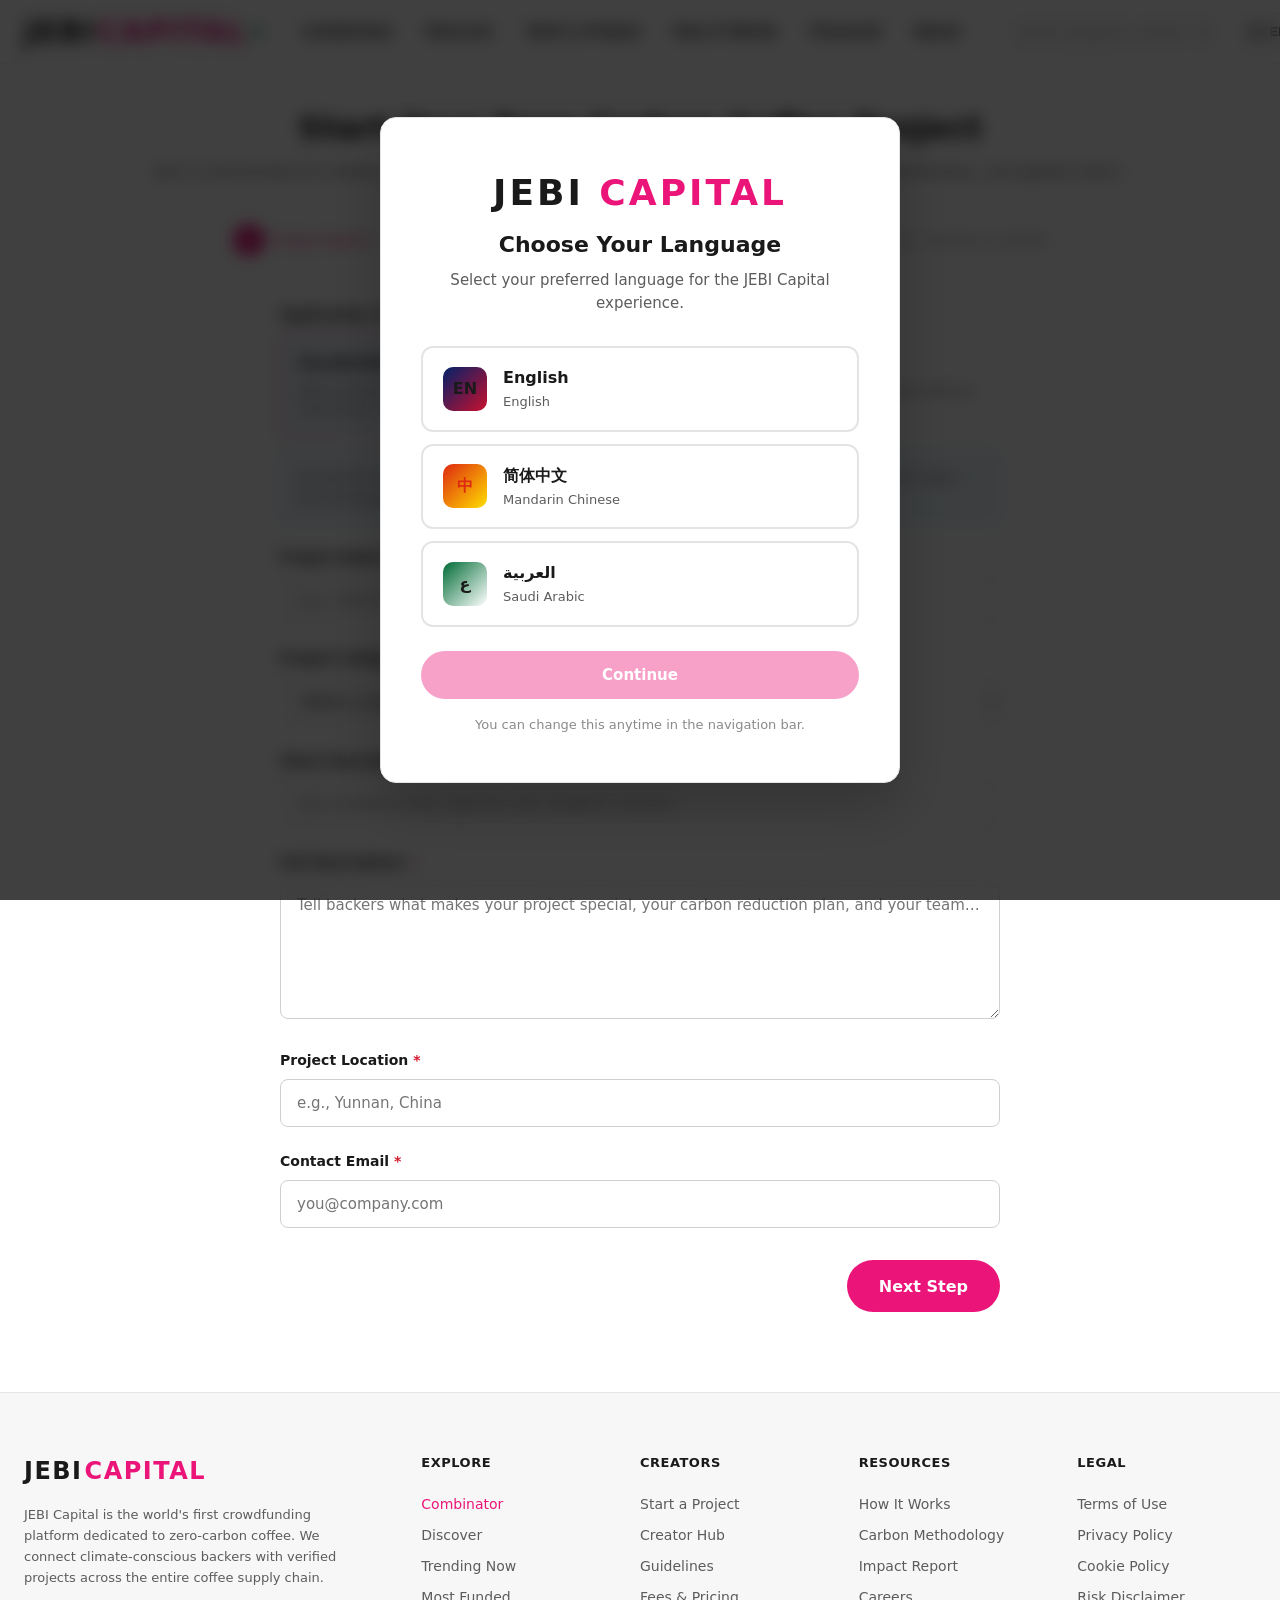
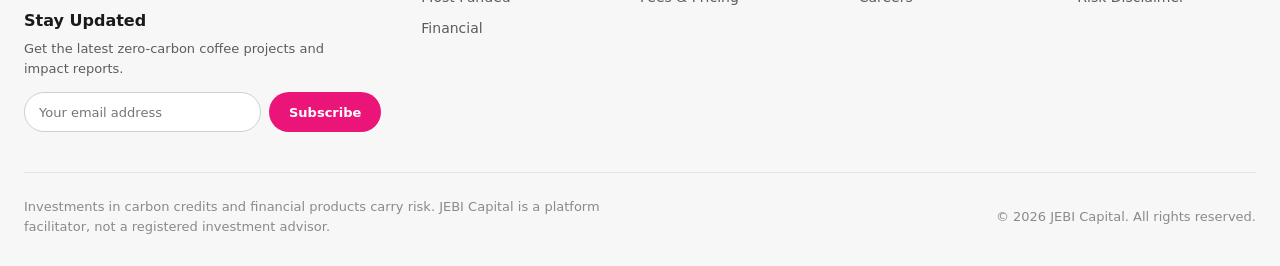
<file: start.html>
<!DOCTYPE html>
<html lang="en" dir="ltr">
<head>
  <meta charset="UTF-8">
  <meta name="viewport" content="width=device-width, initial-scale=1.0">
  <title>Start a Project — JEBI CAPITAL</title>
  <link rel="icon" href="data:image/svg+xml,<svg xmlns='http://www.w3.org/2000/svg' viewBox='0 0 100 100'><text y='.9em' font-size='90'>☕</text></svg>">
  <link rel="stylesheet" href="css/style.css">
</head>
<body>

  <div class="container start-page">
    <div class="start-header">
      <h1 data-i18n="start.title">Start Your Zero-Carbon Coffee Project</h1>
      <p data-i18n="start.subtitle">Join a community of creators building the future of sustainable coffee. Get funding, carbon verification, and global reach.</p>
    </div>

    <div class="start-steps">
      <div class="start-step active" id="step-indicator-1">
        <span class="step-num">1</span>
        <span data-i18n="start.step1">Project Basics</span>
      </div>
      <div class="start-step-line"></div>
      <div class="start-step" id="step-indicator-2">
        <span class="step-num">2</span>
        <span data-i18n="start.step2">Funding & Carbon</span>
      </div>
      <div class="start-step-line"></div>
      <div class="start-step" id="step-indicator-3">
        <span class="step-num">3</span>
        <span data-i18n="start.step3">Rewards & Tiers</span>
      </div>
      <div class="start-step-line"></div>
      <div class="start-step" id="step-indicator-4">
        <span class="step-num">4</span>
        <span data-i18n="start.step4">Review & Submit</span>
      </div>
    </div>

    <form class="start-form" id="startForm" onsubmit="event.preventDefault(); submitForm();">

      <!-- Step 1: Project Basics -->
      <div class="form-step active" id="form-step-1">
        <div class="form-group">
          <label class="form-label"><span data-i18n="start.trackLabel">Application Track</span> <span class="req">*</span></label>
          <div class="track-select">
            <label class="track-option">
              <input type="radio" name="track" value="accelerator" checked>
              <span class="track-box">
                <span class="track-name"><span data-i18n="start.trackAccel">Accelerator Track</span><span class="track-badge" data-i18n="start.trackRecommended">Recommended</span></span>
                <span class="track-desc" data-i18n="start.trackAccelD">JEBI Combinator B01 — $50k–150k SAFE, 12-week batch, Demo Day. Apply by Dec 31, 2026.</span>
              </span>
            </label>
            <label class="track-option">
              <input type="radio" name="track" value="crowdfunding">
              <span class="track-box">
                <span class="track-name"><span data-i18n="start.trackCrowd">Crowdfunding Only</span></span>
                <span class="track-desc" data-i18n="start.trackCrowdD">Launch your campaign on the platform without joining a batch.</span>
              </span>
            </label>
          </div>
          <div class="track-note" id="trackNote">
            <span data-i18n="start.trackAccelNote">Accelerator track selected: your application will be reviewed for Batch 01. Standard deal terms apply — see the program page. Crowdfunding placement follows Demo Day.</span>
            <a href="batch.html" data-i18n="start.trackViewProgram">View program →</a>
          </div>
        </div>

        <div class="form-group">
          <label class="form-label"><span data-i18n="start.projectName">Project Name</span> <span class="req">*</span></label>
          <input type="text" class="form-input" name="projectName" data-i18n-attr="placeholder:start.projectNamePlaceholder" required>
          <div class="form-error" data-i18n="start.requiredField">This field is required</div>
        </div>

        <div class="form-group">
          <label class="form-label"><span data-i18n="start.category">Project Category</span> <span class="req">*</span></label>
          <select class="form-select" name="category" required>
            <option value="" data-i18n="start.selectCategory">Select a category</option>
            <option value="aeroponic" data-i18n="cat.aeroponic">Aeroponic Cultivation</option>
            <option value="processing" data-i18n="cat.processing">Processing & Milling</option>
            <option value="roasting" data-i18n="cat.roasting">Roasting & Packaging</option>
            <option value="distribution" data-i18n="cat.distribution">Distribution & Logistics</option>
            <option value="cafe" data-i18n="cat.cafe">Café & Retail</option>
            <option value="carbon" data-i18n="cat.carbon">Carbon Credits</option>
            <option value="financial" data-i18n="cat.financial">Financial Products</option>
            <option value="technology" data-i18n="cat.technology">Technology & Innovation</option>
          </select>
        </div>

        <div class="form-group">
          <label class="form-label"><span data-i18n="start.shortDescription">Short Description</span> <span class="req">*</span></label>
          <input type="text" class="form-input" name="shortDescription" data-i18n-attr="placeholder:start.shortDescriptionPlaceholder" required>
        </div>

        <div class="form-group">
          <label class="form-label"><span data-i18n="start.fullDescription">Full Description</span> <span class="req">*</span></label>
          <textarea class="form-textarea" name="fullDescription" rows="6" data-i18n-attr="placeholder:start.fullDescriptionPlaceholder" required></textarea>
        </div>

        <div class="form-group">
          <label class="form-label"><span data-i18n="start.location">Project Location</span> <span class="req">*</span></label>
          <input type="text" class="form-input" name="location" data-i18n-attr="placeholder:start.locationPlaceholder" required>
        </div>

        <div class="form-group">
          <label class="form-label"><span data-i18n="start.email">Contact Email</span> <span class="req">*</span></label>
          <input type="email" class="form-input" name="email" data-i18n-attr="placeholder:start.emailPlaceholder" required>
        </div>

        <div class="form-nav">
          <span></span>
          <button type="button" class="btn btn-primary" onclick="nextStep(1, 2)" data-i18n="start.next">Next Step</button>
        </div>
      </div>

      <!-- Step 2: Funding & Carbon -->
      <div class="form-step" id="form-step-2">
        <div class="form-row">
          <div class="form-group">
            <label class="form-label"><span data-i18n="start.fundingGoal">Funding Goal (USD)</span> <span class="req">*</span></label>
            <input type="number" class="form-input" name="fundingGoal" data-i18n-attr="placeholder:start.fundingGoalPlaceholder" min="1000" required>
          </div>
          <div class="form-group">
            <label class="form-label"><span data-i18n="start.duration">Campaign Duration (days)</span> <span class="req">*</span></label>
            <input type="number" class="form-input" name="duration" min="7" max="90" value="30" required>
          </div>
        </div>

        <div class="form-row">
          <div class="form-group">
            <label class="form-label"><span data-i18n="start.carbonReduction">Estimated Carbon Reduction (tons CO₂/yr)</span> <span class="req">*</span></label>
            <input type="number" class="form-input" name="carbonReduction" data-i18n-attr="placeholder:start.carbonReductionPlaceholder" min="0" required>
          </div>
          <div class="form-group">
            <label class="form-label"><span data-i18n="start.verificationProvider">Verification Provider</span></label>
            <select class="form-select" name="verificationProvider">
              <option value="">—</option>
              <option value="verra">Verra (VCS)</option>
              <option value="gold-standard">Gold Standard</option>
              <option value="scs-global">SCS Global</option>
            </select>
          </div>
        </div>

        <div class="form-group">
          <label class="form-label"><span data-i18n="start.carbonMethod">Carbon Reduction Method</span> <span class="req">*</span></label>
          <textarea class="form-textarea" name="carbonMethod" rows="3" data-i18n-attr="placeholder:start.carbonMethodPlaceholder" required></textarea>
        </div>

        <div class="form-nav">
          <button type="button" class="btn btn-outline" onclick="nextStep(2, 1)" data-i18n="start.previous">Previous</button>
          <button type="button" class="btn btn-primary" onclick="nextStep(2, 3)" data-i18n="start.next">Next Step</button>
        </div>
      </div>

      <!-- Step 3: Rewards -->
      <div class="form-step" id="form-step-3">
        <div id="rewardsContainer">
          <div class="reward-form-row" style="background:var(--bg-card);border:1px solid var(--border);border-radius:var(--radius);padding:20px;margin-bottom:16px;">
            <div class="form-row">
              <div class="form-group">
                <label class="form-label"><span data-i18n="start.rewardName">Reward Name</span></label>
                <input type="text" class="form-input" name="rewardName[]" data-i18n-attr="placeholder:start.rewardNamePlaceholder">
              </div>
              <div class="form-group">
                <label class="form-label"><span data-i18n="start.rewardAmount">Pledge Amount (USD)</span></label>
                <input type="number" class="form-input" name="rewardAmount[]" min="1">
              </div>
            </div>
            <div class="form-group">
              <label class="form-label"><span data-i18n="start.rewardDescription">Reward Description</span></label>
              <textarea class="form-textarea" name="rewardDesc[]" rows="2" data-i18n-attr="placeholder:start.rewardDescriptionPlaceholder"></textarea>
            </div>
            <div class="form-group" style="margin-bottom:0;">
              <label class="form-label"><span data-i18n="start.rewardLimit">Quantity Limit (optional)</span></label>
              <input type="number" class="form-input" name="rewardLimit[]" min="1" style="max-width:200px;">
            </div>
          </div>
        </div>

        <button type="button" class="btn btn-outline" style="margin-bottom:24px;" onclick="addReward()" data-i18n="start.addReward">Add Another Reward</button>

        <div class="form-nav">
          <button type="button" class="btn btn-outline" onclick="nextStep(3, 2)" data-i18n="start.previous">Previous</button>
          <button type="button" class="btn btn-primary" onclick="nextStep(3, 4)" data-i18n="start.next">Next Step</button>
        </div>
      </div>

      <!-- Step 4: Review -->
      <div class="form-step" id="form-step-4">
        <div class="text-center mb-32">
          <h2 style="font-size:24px;font-weight:700;" data-i18n="start.reviewTitle">Review Your Project</h2>
          <p style="color:var(--text-2);margin-top:6px;" data-i18n="start.reviewSubtitle">Please review all details before submitting. You cannot edit after submission.</p>
        </div>

        <div class="review-box" id="reviewBox">
          <!-- Populated by JS -->
        </div>

        <div id="submitSuccess" class="hidden" style="text-align:center;padding:40px;background:var(--bg-card);border:1px solid var(--green);border-radius:var(--radius);">
          <div style="font-size:48px;margin-bottom:12px;">✅</div>
          <h3 style="font-size:20px;font-weight:700;color:var(--green);margin-bottom:8px;" data-i18n="start.submitSuccess">Project submitted successfully!</h3>
          <p style="color:var(--text-2);">We'll review within 3–5 business days.</p>
        </div>

        <div id="submitError" class="hidden" style="text-align:center;padding:40px;background:var(--bg-card);border:1px solid var(--red);border-radius:var(--radius);">
          <div style="font-size:48px;margin-bottom:12px;">⚠️</div>
          <h3 style="font-size:20px;font-weight:700;color:var(--red);margin-bottom:8px;" data-i18n="start.errorTitle">Submission failed</h3>
          <p style="color:var(--text-2);margin-bottom:20px;" data-i18n="start.errorD">Your application was saved locally as backup. Please send it by email directly — the button below opens a prefilled email.</p>
          <a id="mailtoFallback" class="btn btn-primary" href="#"><span data-i18n="start.errorBtn">Email Application</span></a>
        </div>

        <div class="form-nav" id="reviewNav">
          <button type="button" class="btn btn-outline" onclick="nextStep(4, 3)" data-i18n="start.previous">Previous</button>
          <button type="submit" class="btn btn-primary" data-i18n="start.submit">Submit for Review</button>
        </div>
      </div>

    </form>
  </div>

  <script src="js/i18n.js"></script>
  <script src="js/data.js"></script>
  <script src="js/projects-bulk.js"></script>
  <script src="js/shared.js"></script>
  <script>
    initShared({ isIndex: false });

    let currentStep = 1;

    // Track selection: preselect from URL (?track=accelerator), toggle note
    const trackRadios = document.querySelectorAll('input[name="track"]');
    const trackNote = document.getElementById('trackNote');
    function updateTrackNote() {
      const val = document.querySelector('input[name="track"]:checked').value;
      trackNote.classList.toggle('visible', val === 'accelerator');
    }
    trackRadios.forEach(r => r.addEventListener('change', updateTrackNote));
    const urlTrack = new URLSearchParams(location.search).get('track');
    if (urlTrack === 'accelerator' || urlTrack === 'crowdfunding') {
      document.querySelector(`input[name="track"][value="${urlTrack}"]`).checked = true;
    }
    updateTrackNote();

    function nextStep(from, to) {
      // Basic validation for step 1
      if (from === 1) {
        const required = ['projectName', 'category', 'shortDescription', 'fullDescription', 'location', 'email'];
        let valid = true;
        required.forEach(name => {
          const input = document.querySelector(`[name="${name}"]`);
          if (input && !input.value.trim()) {
            valid = false;
            input.style.borderColor = 'var(--red)';
          } else if (input) {
            input.style.borderColor = '';
          }
        });
        if (!valid) return;
      }

      // Switch steps
      document.getElementById('form-step-' + from).classList.remove('active');
      document.getElementById('form-step-' + to).classList.add('active');

      // Update indicators
      for (let i = 1; i <= 4; i++) {
        const ind = document.getElementById('step-indicator-' + i);
        ind.classList.remove('active', 'done');
        if (i < to) ind.classList.add('done');
        else if (i === to) ind.classList.add('active');
      }

      currentStep = to;

      // If step 4, populate review
      if (to === 4) populateReview();
    }

    function addReward() {
      const container = document.getElementById('rewardsContainer');
      const newRow = container.querySelector('.reward-form-row').cloneNode(true);
      newRow.querySelectorAll('input, textarea').forEach(el => el.value = '');
      container.appendChild(newRow);
    }

    function populateReview() {
      const form = document.getElementById('startForm');
      const fd = new FormData(form);
      const catName = fd.get('category') ? t('cat.' + fd.get('category')) : '—';

      document.getElementById('reviewBox').innerHTML = `
        <h3 data-i18n="start.step1">Project Basics</h3>
        <div class="review-row"><span class="label" data-i18n="start.trackLabel">Application Track</span><span class="val">${fd.get('track') === 'crowdfunding' ? t('start.trackCrowd') : t('start.trackAccel')}</span></div>
        <div class="review-row"><span class="label" data-i18n="start.projectName">Project Name</span><span class="val">${fd.get('projectName') || '—'}</span></div>
        <div class="review-row"><span class="label" data-i18n="start.category">Project Category</span><span class="val">${catName}</span></div>
        <div class="review-row"><span class="label" data-i18n="start.location">Project Location</span><span class="val">${fd.get('location') || '—'}</span></div>
        <div class="review-row"><span class="label" data-i18n="start.email">Contact Email</span><span class="val">${fd.get('email') || '—'}</span></div>
        <div class="review-row"><span class="label" data-i18n="start.shortDescription">Short Description</span><span class="val">${fd.get('shortDescription') || '—'}</span></div>

        <h3 style="margin-top:20px;" data-i18n="start.step2">Funding & Carbon</h3>
        <div class="review-row"><span class="label" data-i18n="start.fundingGoal">Funding Goal</span><span class="val">${formatCurrency(fd.get('fundingGoal') || 0)}</span></div>
        <div class="review-row"><span class="label" data-i18n="start.duration">Campaign Duration</span><span class="val">${fd.get('duration') || '—'} days</span></div>
        <div class="review-row"><span class="label" data-i18n="start.carbonReduction">Carbon Reduction</span><span class="val">${fd.get('carbonReduction') || '—'} ${t('project.carbonTargetVal')}</span></div>
        <div class="review-row"><span class="label" data-i18n="start.verificationProvider">Verification Provider</span><span class="val">${fd.get('verificationProvider') || '—'}</span></div>
      `;
    }

    const SUBMIT_EMAIL = 'erik.wong@napell.bio';

    function collectFormData() {
      const form = document.getElementById('startForm');
      const fd = new FormData(form);
      const rewards = [];
      form.querySelectorAll('.reward-form-row').forEach(row => {
        const name = row.querySelector('[name="rewardName[]"]');
        if (name && name.value.trim()) {
          rewards.push({
            name: name.value.trim(),
            amount: row.querySelector('[name="rewardAmount[]"]').value,
            description: row.querySelector('[name="rewardDesc[]"]').value,
            limit: row.querySelector('[name="rewardLimit[]"]').value
          });
        }
      });
      return {
        track: fd.get('track'),
        projectName: fd.get('projectName'),
        category: fd.get('category'),
        shortDescription: fd.get('shortDescription'),
        fullDescription: fd.get('fullDescription'),
        location: fd.get('location'),
        email: fd.get('email'),
        fundingGoal: fd.get('fundingGoal'),
        duration: fd.get('duration'),
        carbonReduction: fd.get('carbonReduction'),
        verificationProvider: fd.get('verificationProvider'),
        carbonMethod: fd.get('carbonMethod'),
        rewards: rewards
      };
    }

    function saveLocalBackup(data) {
      try {
        const arr = JSON.parse(localStorage.getItem('jebi_submissions') || '[]');
        arr.push({ ...data, _ts: new Date().toISOString() });
        localStorage.setItem('jebi_submissions', JSON.stringify(arr));
      } catch (e) { /* storage unavailable — continue */ }
    }

    function showResult(boxId) {
      document.getElementById('reviewBox').classList.add('hidden');
      document.getElementById('reviewNav').classList.add('hidden');
      document.getElementById('submitSuccess').classList.add('hidden');
      document.getElementById('submitError').classList.add('hidden');
      document.getElementById(boxId).classList.remove('hidden');
      document.getElementById(boxId).scrollIntoView({ block: 'center' });
    }

    async function submitForm() {
      const form = document.getElementById('startForm');
      const btn = form.querySelector('button[type="submit"]');
      const data = collectFormData();
      saveLocalBackup(data);

      btn.disabled = true;
      const original = btn.textContent;
      btn.textContent = t('start.sending');

      const trackLabel = data.track === 'crowdfunding' ? t('start.trackCrowd') : t('start.trackAccel');
      const payload = {
        _subject: `[JEBI Combinator] ${trackLabel} — ${data.projectName}`,
        _template: 'table',
        _captcha: 'false',
        Track: trackLabel,
        'Project Name': data.projectName,
        Category: data.category,
        'Contact Email': data.email,
        Location: data.location,
        'Funding Goal (USD)': data.fundingGoal,
        'Campaign Duration (days)': data.duration,
        'Carbon Reduction (t CO2/yr)': data.carbonReduction,
        'Verification Provider': data.verificationProvider || '—',
        'Carbon Method': data.carbonMethod,
        'Short Description': data.shortDescription,
        'Full Description': data.fullDescription,
        Rewards: data.rewards.length ? data.rewards.map(r => `${r.name} ($${r.amount || '—'}): ${r.description}`).join(' | ') : '—'
      };

      try {
        const res = await fetch(`https://formsubmit.co/ajax/${SUBMIT_EMAIL}`, {
          method: 'POST',
          headers: { 'Content-Type': 'application/json', 'Accept': 'application/json' },
          body: JSON.stringify(payload)
        });
        if (!res.ok) throw new Error('HTTP ' + res.status);
        showResult('submitSuccess');
      } catch (e) {
        const subject = encodeURIComponent(payload._subject);
        const body = encodeURIComponent(
          Object.entries(payload).filter(([k]) => !k.startsWith('_')).map(([k, v]) => `${k}: ${v}`).join('\n')
        );
        document.getElementById('mailtoFallback').href = `mailto:${SUBMIT_EMAIL}?subject=${subject}&body=${body}`;
        showResult('submitError');
        btn.disabled = false;
        btn.textContent = original;
      }
    }

    applyI18n(getLang());
  </script>
</body>
</html>
</file>
<file: css/style.css>
/* ================================================================
   JEBI CAPITAL — Design System
   Theme: x.com dark  (#000 bg / #1d9bf0 accent)
   Fully RTL-aware for Arabic.
================================================================= */

/* ---------- Reset ---------- */
*, *::before, *::after { box-sizing: border-box; margin: 0; padding: 0; }

:root {
  /* palette */
  --bg:          #000000;
  --bg-elev:    #0a0a0a;
  --bg-card:    #141414;
  --bg-hover:   #1a1a1a;
  --bg-input:   #0d0d0d;
  --border:     #2d2d2d;
  --border-2:   #3a3a3a;
  --accent:     #1d9bf0;
  --accent-h:   #1a8cd8;
  --accent-glow: rgba(29, 155, 240, .15);
  --text:       #e7e9ea;
  --text-2:     #71767b;
  --text-3:     #536471;
  --green:      #00ba7c;
  --red:        #f4212e;
  --yellow:     #ffd400;
  --orange:     #ff7a00;

  /* layout */
  --nav-h:       64px;
  --max-w:       1280px;
  --radius:      12px;
  --radius-sm:   8px;
  --radius-lg:   20px;

  /* type */
  --font: 'Helvetica Neue', 'Segoe UI', system-ui, -apple-system, 'Noto Sans SC', 'Noto Sans Arabic', sans-serif;
  --mono: 'SF Mono', 'Cascadia Code', 'Fira Code', monospace;

  /* transitions */
  --t-fast: .15s ease;
  --t:      .25s ease;
}

html { scroll-behavior: smooth; }

body {
  font-family: var(--font);
  background: var(--bg);
  color: var(--text);
  line-height: 1.5;
  -webkit-font-smoothing: antialiased;
  min-height: 100vh;
  overflow-x: hidden;
}

a { color: inherit; text-decoration: none; transition: color var(--t-fast); }
a:hover { color: var(--accent); }

img { max-width: 100%; display: block; }

/* ---------- RTL ---------- */
body.rtl { direction: rtl; }
body.rtl .ltr-fix { direction: ltr; }

/* ---------- Container ---------- */
.container {
  max-width: var(--max-w);
  margin: 0 auto;
  padding: 0 24px;
}
.container-sm { max-width: 800px; margin: 0 auto; padding: 0 24px; }
.container-lg { max-width: 1440px; margin: 0 auto; padding: 0 24px; }

/* ================================================================
   NAVBAR — floating, hover dropdowns
================================================================ */
.navbar {
  position: fixed;
  top: 0; left: 0; right: 0;
  height: var(--nav-h);
  background: rgba(0,0,0,.82);
  backdrop-filter: blur(20px) saturate(180%);
  -webkit-backdrop-filter: blur(20px) saturate(180%);
  border-bottom: 1px solid var(--border);
  z-index: 1000;
  transition: background var(--t);
}
.navbar.scrolled { background: rgba(0,0,0,.95); }

.nav-inner {
  max-width: var(--max-w);
  height: 100%;
  margin: 0 auto;
  padding: 0 24px;
  display: flex;
  align-items: center;
  gap: 28px;
}

/* Logo */
.nav-logo {
  font-size: 30px;
  font-weight: 800;
  letter-spacing: 2px;
  text-transform: uppercase;
  color: #fff;
  white-space: nowrap;
  display: flex;
  align-items: center;
  gap: 2px;
}
.nav-logo .logo-accent { color: var(--accent); }
.nav-logo .logo-dot {
  width: 7px; height: 7px;
  background: var(--green);
  border-radius: 50%;
  margin-inline-start: 4px;
  box-shadow: 0 0 8px var(--green);
  animation: pulse 2s ease-in-out infinite;
}
@keyframes pulse { 0%,100%{opacity:1} 50%{opacity:.4} }

/* Nav items */
.nav-items {
  display: flex;
  align-items: center;
  gap: 4px;
  flex: 1;
}
.nav-item {
  position: relative;
}
.nav-link {
  display: flex;
  align-items: center;
  gap: 4px;
  padding: 8px 14px;
  font-size: 14px;
  font-weight: 500;
  color: var(--text);
  border-radius: 999px;
  transition: background var(--t-fast), color var(--t-fast);
  cursor: pointer;
  white-space: nowrap;
}
.nav-link:hover { background: var(--bg-hover); color: var(--accent); }
.nav-link .chevron {
  width: 12px; height: 12px;
  opacity: .5;
  transition: transform var(--t-fast);
}
.nav-item:hover .chevron { transform: rotate(180deg); }

/* Dropdown */
.nav-dropdown {
  position: absolute;
  top: calc(100% + 6px);
  inset-inline-start: 0;
  min-width: 220px;
  background: var(--bg-elev);
  border: 1px solid var(--border);
  border-radius: var(--radius);
  padding: 6px;
  opacity: 0;
  visibility: hidden;
  transform: translateY(-8px);
  transition: opacity var(--t-fast), transform var(--t-fast), visibility var(--t-fast);
  box-shadow: 0 12px 40px rgba(0,0,0,.6);
  z-index: 100;
}
.nav-item:hover .nav-dropdown {
  opacity: 1;
  visibility: visible;
  transform: translateY(0);
}
.nav-dropdown a {
  display: block;
  padding: 10px 14px;
  font-size: 14px;
  color: var(--text);
  border-radius: var(--radius-sm);
  transition: background var(--t-fast);
}
.nav-dropdown a:hover { background: var(--bg-hover); color: var(--accent); }

/* Nav right */
.nav-right {
  display: flex;
  align-items: center;
  gap: 12px;
}
.nav-search {
  position: relative;
  width: 220px;
}
.nav-search input {
  width: 100%;
  height: 38px;
  padding: 0 36px 0 14px;
  background: var(--bg-input);
  border: 1px solid var(--border);
  border-radius: 999px;
  color: var(--text);
  font-size: 14px;
  font-family: var(--font);
  outline: none;
  transition: border-color var(--t-fast), background var(--t-fast);
}
.nav-search input:focus { border-color: var(--accent); background: var(--bg-card); }
.nav-search input::placeholder { color: var(--text-3); }
.nav-search svg {
  position: absolute;
  inset-inline-end: 12px;
  top: 50%;
  transform: translateY(-50%);
  width: 16px; height: 16px;
  color: var(--text-3);
}
body.rtl .nav-search input { padding: 0 14px 0 36px; }

/* Language switcher */
.lang-switch {
  position: relative;
}
.lang-btn {
  display: flex;
  align-items: center;
  gap: 6px;
  height: 38px;
  padding: 0 12px;
  background: var(--bg-input);
  border: 1px solid var(--border);
  border-radius: 999px;
  color: var(--text);
  font-size: 13px;
  font-weight: 600;
  cursor: pointer;
  transition: border-color var(--t-fast);
}
.lang-btn:hover { border-color: var(--accent); }
.lang-btn .globe {
  width: 16px; height: 16px;
  color: var(--text-2);
}
.lang-menu {
  position: absolute;
  top: calc(100% + 6px);
  inset-inline-end: 0;
  min-width: 180px;
  background: var(--bg-elev);
  border: 1px solid var(--border);
  border-radius: var(--radius);
  padding: 6px;
  opacity: 0;
  visibility: hidden;
  transform: translateY(-8px);
  transition: all var(--t-fast);
  box-shadow: 0 12px 40px rgba(0,0,0,.6);
  z-index: 100;
}
.lang-switch:hover .lang-menu,
.lang-switch.open .lang-menu {
  opacity: 1; visibility: visible; transform: translateY(0);
}
.lang-menu button {
  display: flex;
  align-items: center;
  gap: 10px;
  width: 100%;
  padding: 10px 14px;
  background: transparent;
  border: none;
  color: var(--text);
  font-size: 14px;
  font-family: var(--font);
  border-radius: var(--radius-sm);
  cursor: pointer;
  transition: background var(--t-fast);
  text-align: start;
}
.lang-menu button:hover { background: var(--bg-hover); }
.lang-menu button.active { color: var(--accent); }
.lang-menu button .lang-code {
  font-size: 11px;
  font-weight: 700;
  color: var(--text-3);
  margin-inline-start: auto;
}
.lang-menu button.active .lang-code { color: var(--accent); }

/* Nav buttons */
.nav-btn {
  height: 38px;
  padding: 0 18px;
  border-radius: 999px;
  font-size: 14px;
  font-weight: 700;
  font-family: var(--font);
  cursor: pointer;
  transition: all var(--t-fast);
  border: none;
  white-space: nowrap;
}
.nav-btn-ghost {
  background: transparent;
  color: var(--text);
}
.nav-btn-ghost:hover { background: var(--bg-hover); }
.nav-btn-primary {
  background: var(--accent);
  color: #fff;
}
.nav-btn-primary:hover { background: var(--accent-h); }

/* Mobile nav toggle */
.nav-toggle {
  display: none;
  flex-direction: column;
  gap: 5px;
  background: transparent;
  border: none;
  cursor: pointer;
  padding: 6px;
}
.nav-toggle span {
  width: 22px; height: 2px;
  background: var(--text);
  border-radius: 2px;
  transition: var(--t-fast);
}

/* ================================================================
   LANGUAGE MODAL
================================================================ */
.modal-overlay {
  position: fixed;
  inset: 0;
  background: rgba(0,0,0,.75);
  backdrop-filter: blur(8px);
  display: flex;
  align-items: center;
  justify-content: center;
  z-index: 9999;
  opacity: 0;
  visibility: hidden;
  transition: opacity var(--t), visibility var(--t);
}
.modal-overlay.active { opacity: 1; visibility: visible; }

.modal-box {
  background: var(--bg-elev);
  border: 1px solid var(--border);
  border-radius: var(--radius-lg);
  padding: 48px 40px;
  max-width: 520px;
  width: 90%;
  text-align: center;
  transform: scale(.95) translateY(20px);
  transition: transform var(--t);
  box-shadow: 0 24px 80px rgba(0,0,0,.7);
}
.modal-overlay.active .modal-box { transform: scale(1) translateY(0); }

.modal-logo {
  font-size: 36px;
  font-weight: 800;
  letter-spacing: 3px;
  text-transform: uppercase;
  color: #fff;
  margin-bottom: 8px;
}
.modal-logo .logo-accent { color: var(--accent); }

.modal-title {
  font-size: 22px;
  font-weight: 700;
  color: var(--text);
  margin-bottom: 8px;
}
.modal-subtitle {
  font-size: 15px;
  color: var(--text-2);
  margin-bottom: 32px;
}

.lang-options {
  display: flex;
  flex-direction: column;
  gap: 12px;
  margin-bottom: 24px;
}
.lang-option {
  display: flex;
  align-items: center;
  gap: 16px;
  padding: 18px 20px;
  background: var(--bg-card);
  border: 2px solid var(--border);
  border-radius: var(--radius);
  cursor: pointer;
  transition: all var(--t-fast);
  text-align: start;
  font-family: var(--font);
  color: var(--text);
}
.lang-option:hover {
  border-color: var(--accent);
  background: var(--bg-hover);
  transform: translateY(-2px);
}
.lang-option.selected {
  border-color: var(--accent);
  background: var(--accent-glow);
}
.lang-option .lang-flag {
  width: 44px; height: 44px;
  border-radius: 10px;
  display: flex;
  align-items: center;
  justify-content: center;
  font-size: 16px;
  font-weight: 800;
  flex-shrink: 0;
}
.lang-option .lang-flag.en { background: linear-gradient(135deg, #012169, #c8102e); }
.lang-option .lang-flag.zh { background: linear-gradient(135deg, #de2910, #ffde00); color: #de2910; }
.lang-option .lang-flag.ar { background: linear-gradient(135deg, #006c35, #fff); }

.lang-option .lang-info { flex: 1; }
.lang-option .lang-name { font-size: 16px; font-weight: 700; }
.lang-option .lang-native { font-size: 13px; color: var(--text-2); margin-top: 2px; }

.modal-continue {
  width: 100%;
  height: 48px;
  background: var(--accent);
  color: #fff;
  border: none;
  border-radius: 999px;
  font-size: 15px;
  font-weight: 700;
  font-family: var(--font);
  cursor: pointer;
  transition: background var(--t-fast);
}
.modal-continue:hover { background: var(--accent-h); }
.modal-continue:disabled { opacity: .4; cursor: not-allowed; }

.modal-note {
  font-size: 13px;
  color: var(--text-3);
  margin-top: 16px;
}

/* ================================================================
   HERO
================================================================ */
.hero {
  position: relative;
  min-height: 100vh;
  display: flex;
  align-items: center;
  padding: var(--nav-h) 0 60px;
  overflow: hidden;
}
.hero-bg {
  position: absolute;
  inset: 0;
  z-index: 0;
}
.hero-bg::before {
  content: '';
  position: absolute;
  width: 600px; height: 600px;
  background: radial-gradient(circle, var(--accent-glow), transparent 70%);
  top: -100px; inset-inline-end: -100px;
}
.hero-bg::after {
  content: '';
  position: absolute;
  width: 500px; height: 500px;
  background: radial-gradient(circle, rgba(0,186,124,.08), transparent 70%);
  bottom: -100px; inset-inline-start: -100px;
}
.hero-grid {
  position: absolute;
  inset: 0;
  background-image:
    linear-gradient(rgba(255,255,255,.015) 1px, transparent 1px),
    linear-gradient(90deg, rgba(255,255,255,.015) 1px, transparent 1px);
  background-size: 40px 40px;
  mask-image: radial-gradient(ellipse at center, black 30%, transparent 80%);
  -webkit-mask-image: radial-gradient(ellipse at center, black 30%, transparent 80%);
}

.hero-content {
  position: relative;
  z-index: 1;
  max-width: 760px;
}
.hero-badge {
  display: inline-flex;
  align-items: center;
  gap: 8px;
  padding: 8px 16px;
  background: var(--accent-glow);
  border: 1px solid rgba(29,155,240,.3);
  border-radius: 999px;
  font-size: 13px;
  font-weight: 600;
  color: var(--accent);
  margin-bottom: 24px;
}
.hero-badge .dot {
  width: 8px; height: 8px;
  background: var(--green);
  border-radius: 50%;
  box-shadow: 0 0 8px var(--green);
}
.hero-title {
  font-size: clamp(40px, 6vw, 64px);
  font-weight: 800;
  line-height: 1.05;
  letter-spacing: -1px;
  margin-bottom: 24px;
}
.hero-title .accent {
  background: linear-gradient(135deg, var(--accent), var(--green));
  -webkit-background-clip: text;
  background-clip: text;
  -webkit-text-fill-color: transparent;
}
.hero-subtitle {
  font-size: 18px;
  color: var(--text-2);
  line-height: 1.6;
  max-width: 600px;
  margin-bottom: 36px;
}
.hero-cta {
  display: flex;
  gap: 14px;
  flex-wrap: wrap;
}
.btn {
  display: inline-flex;
  align-items: center;
  gap: 8px;
  height: 52px;
  padding: 0 32px;
  border-radius: 999px;
  font-size: 16px;
  font-weight: 700;
  font-family: var(--font);
  cursor: pointer;
  transition: all var(--t-fast);
  border: none;
  white-space: nowrap;
}
.btn-primary {
  background: var(--accent);
  color: #fff;
}
.btn-primary:hover { background: var(--accent-h); transform: translateY(-1px); box-shadow: 0 8px 24px var(--accent-glow); }
.btn-outline {
  background: transparent;
  color: var(--text);
  border: 1px solid var(--border-2);
}
.btn-outline:hover { border-color: var(--accent); color: var(--accent); }
.btn-green {
  background: var(--green);
  color: #000;
}
.btn-green:hover { opacity: .9; }

/* ================================================================
   STATS BAR
================================================================ */
.stats-bar {
  border-top: 1px solid var(--border);
  border-bottom: 1px solid var(--border);
  padding: 40px 0;
  background: var(--bg-elev);
}
.stats-grid {
  display: grid;
  grid-template-columns: repeat(5, 1fr);
  gap: 24px;
  text-align: center;
}
.stat-item .stat-num {
  font-size: 32px;
  font-weight: 800;
  background: linear-gradient(135deg, var(--accent), var(--green));
  -webkit-background-clip: text;
  background-clip: text;
  -webkit-text-fill-color: transparent;
}
.stat-item .stat-label {
  font-size: 13px;
  color: var(--text-2);
  margin-top: 4px;
}

/* ================================================================
   SECTION
================================================================ */
.section {
  padding: 80px 0;
}
.section-header {
  text-align: center;
  margin-bottom: 48px;
}
.section-title {
  font-size: 36px;
  font-weight: 800;
  letter-spacing: -.5px;
  margin-bottom: 12px;
}
.section-subtitle {
  font-size: 16px;
  color: var(--text-2);
  max-width: 600px;
  margin: 0 auto;
}

/* ================================================================
   CATEGORY GRID
================================================================ */
.cat-grid {
  display: grid;
  grid-template-columns: repeat(4, 1fr);
  gap: 20px;
}
.cat-card {
  background: var(--bg-card);
  border: 1px solid var(--border);
  border-radius: var(--radius);
  padding: 28px 24px;
  transition: all var(--t);
  cursor: pointer;
}
.cat-card:hover {
  border-color: var(--accent);
  background: var(--bg-hover);
  transform: translateY(-4px);
}
.cat-icon {
  width: 48px; height: 48px;
  border-radius: 12px;
  display: flex;
  align-items: center;
  justify-content: center;
  margin-bottom: 16px;
  font-size: 24px;
}
.cat-name {
  font-size: 17px;
  font-weight: 700;
  margin-bottom: 6px;
}
.cat-desc {
  font-size: 13px;
  color: var(--text-2);
  line-height: 1.5;
}

/* ================================================================
   PROJECT CARDS
================================================================ */
.projects-grid {
  display: grid;
  grid-template-columns: repeat(3, 1fr);
  gap: 24px;
}
.project-card {
  background: var(--bg-card);
  border: 1px solid var(--border);
  border-radius: var(--radius);
  overflow: hidden;
  transition: all var(--t);
  cursor: pointer;
  display: flex;
  flex-direction: column;
}
.project-card:hover {
  border-color: var(--border-2);
  transform: translateY(-3px);
  box-shadow: 0 12px 40px rgba(0,0,0,.4);
}
.project-img {
  width: 100%;
  height: 180px;
  background: var(--bg-elev);
  position: relative;
  overflow: hidden;
}
.project-img-gradient {
  position: absolute;
  inset: 0;
  opacity: .9;
}
.project-img .cat-badge {
  position: absolute;
  top: 12px; inset-inline-start: 12px;
  padding: 5px 12px;
  background: rgba(0,0,0,.7);
  backdrop-filter: blur(10px);
  border-radius: 999px;
  font-size: 11px;
  font-weight: 600;
  color: #fff;
}
.project-img .verified-badge {
  position: absolute;
  top: 12px; inset-inline-end: 12px;
  display: flex;
  align-items: center;
  gap: 4px;
  padding: 5px 10px;
  background: rgba(0,186,124,.85);
  backdrop-filter: blur(10px);
  border-radius: 999px;
  font-size: 11px;
  font-weight: 600;
  color: #fff;
}
.project-img .verified-badge.pending {
  background: rgba(255,210,0,.85);
  color: #000;
}
.project-body {
  padding: 20px;
  flex: 1;
  display: flex;
  flex-direction: column;
}
.project-title {
  font-size: 16px;
  font-weight: 700;
  margin-bottom: 8px;
  display: -webkit-box;
  -webkit-line-clamp: 2;
  -webkit-box-orient: vertical;
  overflow: hidden;
}
.project-desc {
  font-size: 13px;
  color: var(--text-2);
  line-height: 1.5;
  margin-bottom: 16px;
  display: -webkit-box;
  -webkit-line-clamp: 2;
  -webkit-box-orient: vertical;
  overflow: hidden;
  flex: 1;
}
.project-progress {
  margin-bottom: 12px;
}
.progress-bar {
  height: 6px;
  background: var(--bg-input);
  border-radius: 999px;
  overflow: hidden;
}
.progress-fill {
  height: 100%;
  background: linear-gradient(90deg, var(--accent), var(--green));
  border-radius: 999px;
  transition: width .6s ease;
}
.project-meta {
  display: flex;
  justify-content: space-between;
  font-size: 13px;
  margin-top: 6px;
}
.project-meta .raised { font-weight: 700; color: var(--text); }
.project-meta .pct { color: var(--accent); font-weight: 600; }
.project-footer {
  display: flex;
  justify-content: space-between;
  align-items: center;
  padding-top: 14px;
  border-top: 1px solid var(--border);
  margin-top: auto;
}
.project-footer .meta-item {
  display: flex;
  align-items: center;
  gap: 4px;
  font-size: 12px;
  color: var(--text-2);
}
.project-footer .meta-item svg { width: 14px; height: 14px; }
.project-footer .carbon {
  color: var(--green);
  font-weight: 600;
}

/* ================================================================
   DISCOVER PAGE — Filter Sidebar
================================================================ */
.discover-layout {
  display: grid;
  grid-template-columns: 260px 1fr;
  gap: 32px;
  padding-top: var(--nav-h);
  min-height: 100vh;
}
.filter-sidebar {
  position: sticky;
  top: calc(var(--nav-h) + 24px);
  align-self: start;
}
.filter-group {
  margin-bottom: 28px;
}
.filter-title {
  font-size: 13px;
  font-weight: 700;
  text-transform: uppercase;
  letter-spacing: .5px;
  color: var(--text-2);
  margin-bottom: 12px;
}
.filter-option {
  display: flex;
  align-items: center;
  gap: 10px;
  padding: 8px 0;
  font-size: 14px;
  color: var(--text);
  cursor: pointer;
  transition: color var(--t-fast);
}
.filter-option:hover { color: var(--accent); }
.filter-option input[type="radio"],
.filter-option input[type="checkbox"] {
  accent-color: var(--accent);
  width: 16px; height: 16px;
}
.filter-option .count {
  margin-inline-start: auto;
  font-size: 12px;
  color: var(--text-3);
}

.discover-main {
  padding-bottom: 60px;
}
.discover-header {
  display: flex;
  align-items: center;
  justify-content: space-between;
  margin-bottom: 24px;
  padding-top: 32px;
}
.discover-header h1 {
  font-size: 28px;
  font-weight: 800;
}
.discover-sort {
  display: flex;
  align-items: center;
  gap: 8px;
  font-size: 14px;
  color: var(--text-2);
}
.discover-sort select {
  height: 36px;
  padding: 0 12px;
  background: var(--bg-card);
  border: 1px solid var(--border);
  border-radius: 8px;
  color: var(--text);
  font-size: 14px;
  font-family: var(--font);
  cursor: pointer;
  outline: none;
}
.discover-sort select:focus { border-color: var(--accent); }
.discover-results-count {
  font-size: 14px;
  color: var(--text-2);
  margin-bottom: 20px;
}

/* ================================================================
   PROJECT DETAIL
================================================================ */
.detail-page {
  padding-top: calc(var(--nav-h) + 32px);
  padding-bottom: 60px;
}
.detail-header {
  margin-bottom: 24px;
}
.detail-breadcrumb {
  display: flex;
  align-items: center;
  gap: 8px;
  font-size: 13px;
  color: var(--text-2);
  margin-bottom: 16px;
}
.detail-title {
  font-size: 32px;
  font-weight: 800;
  letter-spacing: -.5px;
  margin-bottom: 8px;
}
.detail-meta {
  display: flex;
  flex-wrap: wrap;
  gap: 16px;
  font-size: 14px;
  color: var(--text-2);
}
.detail-meta span { display: flex; align-items: center; gap: 6px; }

.detail-layout {
  display: grid;
  grid-template-columns: 1fr 360px;
  gap: 32px;
}
.detail-main {}
.detail-hero-img {
  width: 100%;
  height: 400px;
  border-radius: var(--radius);
  overflow: hidden;
  margin-bottom: 24px;
  position: relative;
}
.detail-hero-img .gradient-overlay {
  position: absolute;
  inset: 0;
}
.detail-stats-bar {
  display: grid;
  grid-template-columns: repeat(4, 1fr);
  gap: 0;
  background: var(--bg-card);
  border: 1px solid var(--border);
  border-radius: var(--radius);
  padding: 24px;
  margin-bottom: 32px;
}
.detail-stat {
  text-align: center;
  border-inline-end: 1px solid var(--border);
}
.detail-stat:last-child { border: none; }
.detail-stat .num {
  font-size: 24px;
  font-weight: 800;
  color: var(--text);
}
.detail-stat .num.accent { color: var(--accent); }
.detail-stat .num.green { color: var(--green); }
.detail-stat .label {
  font-size: 12px;
  color: var(--text-2);
  margin-top: 4px;
}

.detail-tabs {
  display: flex;
  gap: 4px;
  border-bottom: 1px solid var(--border);
  margin-bottom: 24px;
}
.detail-tab {
  padding: 12px 20px;
  font-size: 15px;
  font-weight: 600;
  color: var(--text-2);
  background: transparent;
  border: none;
  border-bottom: 2px solid transparent;
  cursor: pointer;
  transition: all var(--t-fast);
  font-family: var(--font);
}
.detail-tab:hover { color: var(--text); }
.detail-tab.active { color: var(--accent); border-bottom-color: var(--accent); }
.detail-tab-content { display: none; }
.detail-tab-content.active { display: block; }

.detail-story {
  font-size: 15px;
  line-height: 1.8;
  color: var(--text);
}
.detail-story p { margin-bottom: 16px; }
.detail-story h3 { font-size: 20px; font-weight: 700; margin: 24px 0 12px; }

.detail-sidebar {
  position: sticky;
  top: calc(var(--nav-h) + 24px);
  align-self: start;
}
.sidebar-card {
  background: var(--bg-card);
  border: 1px solid var(--border);
  border-radius: var(--radius);
  padding: 24px;
  margin-bottom: 20px;
}
.sidebar-card h3 {
  font-size: 18px;
  font-weight: 700;
  margin-bottom: 16px;
}
.carbon-card {
  background: linear-gradient(135deg, rgba(0,186,124,.08), rgba(29,155,240,.05));
  border-color: rgba(0,186,124,.3);
}
.carbon-card .carbon-num {
  font-size: 36px;
  font-weight: 800;
  color: var(--green);
}
.carbon-card .carbon-label {
  font-size: 13px;
  color: var(--text-2);
  margin-top: 4px;
}
.carbon-card .carbon-equiv {
  font-size: 13px;
  color: var(--text-3);
  margin-top: 12px;
  padding-top: 12px;
  border-top: 1px solid var(--border);
}

.reward-card {
  background: var(--bg-card);
  border: 1px solid var(--border);
  border-radius: var(--radius);
  padding: 20px;
  margin-bottom: 14px;
  transition: border-color var(--t-fast);
}
.reward-card:hover { border-color: var(--accent); }
.reward-amount {
  font-size: 20px;
  font-weight: 800;
  color: var(--accent);
  margin-bottom: 6px;
}
.reward-name {
  font-size: 15px;
  font-weight: 600;
  margin-bottom: 8px;
}
.reward-desc {
  font-size: 13px;
  color: var(--text-2);
  line-height: 1.5;
  margin-bottom: 12px;
}
.reward-meta {
  display: flex;
  gap: 16px;
  font-size: 12px;
  color: var(--text-3);
  margin-bottom: 14px;
}
.reward-select {
  width: 100%;
  height: 40px;
  background: var(--accent);
  color: #fff;
  border: none;
  border-radius: 999px;
  font-size: 14px;
  font-weight: 700;
  font-family: var(--font);
  cursor: pointer;
  transition: background var(--t-fast);
}
.reward-select:hover { background: var(--accent-h); }

/* ================================================================
   START PROJECT — Form
================================================================ */
.start-page {
  padding-top: calc(var(--nav-h) + 40px);
  padding-bottom: 80px;
}
.start-header {
  text-align: center;
  margin-bottom: 40px;
}
.start-header h1 { font-size: 32px; font-weight: 800; }
.start-header p { font-size: 16px; color: var(--text-2); margin-top: 8px; }

.start-steps {
  display: flex;
  justify-content: center;
  gap: 0;
  margin-bottom: 48px;
}
.start-step {
  display: flex;
  align-items: center;
  gap: 10px;
  font-size: 14px;
  color: var(--text-3);
}
.start-step .step-num {
  width: 32px; height: 32px;
  border-radius: 50%;
  display: flex;
  align-items: center;
  justify-content: center;
  font-weight: 700;
  border: 2px solid var(--border);
  transition: all var(--t);
}
.start-step.active { color: var(--accent); }
.start-step.active .step-num { border-color: var(--accent); background: var(--accent); color: #fff; }
.start-step.done .step-num { background: var(--green); border-color: var(--green); color: #000; }
.start-step-line {
  width: 48px; height: 2px;
  background: var(--border);
  margin: 0 8px;
}

.start-form {
  max-width: 720px;
  margin: 0 auto;
}
.form-step { display: none; }
.form-step.active { display: block; }
.form-group {
  margin-bottom: 24px;
}
.form-label {
  display: block;
  font-size: 14px;
  font-weight: 600;
  margin-bottom: 8px;
}
.form-label .req { color: var(--red); }
.form-input,
.form-select,
.form-textarea {
  width: 100%;
  padding: 14px 16px;
  background: var(--bg-input);
  border: 1px solid var(--border);
  border-radius: var(--radius-sm);
  color: var(--text);
  font-size: 15px;
  font-family: var(--font);
  outline: none;
  transition: border-color var(--t-fast);
}
.form-input:focus,
.form-select:focus,
.form-textarea:focus { border-color: var(--accent); }
.form-textarea { resize: vertical; min-height: 120px; }
.form-hint { font-size: 12px; color: var(--text-3); margin-top: 6px; }
.form-error { font-size: 12px; color: var(--red); margin-top: 6px; display: none; }
.form-error.show { display: block; }
.form-row { display: grid; grid-template-columns: 1fr 1fr; gap: 16px; }

.form-nav {
  display: flex;
  justify-content: space-between;
  margin-top: 32px;
}

.review-box {
  background: var(--bg-card);
  border: 1px solid var(--border);
  border-radius: var(--radius);
  padding: 24px;
  margin-bottom: 16px;
}
.review-box h3 { font-size: 16px; font-weight: 700; margin-bottom: 12px; color: var(--accent); }
.review-row {
  display: flex;
  justify-content: space-between;
  padding: 10px 0;
  border-bottom: 1px solid var(--border);
  font-size: 14px;
}
.review-row:last-child { border: none; }
.review-row .label { color: var(--text-2); }
.review-row .val { font-weight: 600; text-align: end; }

/* ================================================================
   HOW IT WORKS
================================================================ */
.how-section { padding: 60px 0; }
.how-split {
  display: grid;
  grid-template-columns: 1fr 1fr;
  gap: 48px;
}
.how-block {
  background: var(--bg-card);
  border: 1px solid var(--border);
  border-radius: var(--radius);
  padding: 36px;
}
.how-block h3 { font-size: 22px; font-weight: 700; margin-bottom: 6px; }
.how-block .sub { font-size: 14px; color: var(--text-2); margin-bottom: 28px; }
.how-steps { display: flex; flex-direction: column; gap: 20px; }
.how-step {
  display: flex;
  gap: 16px;
  align-items: flex-start;
}
.how-step-num {
  width: 36px; height: 36px;
  border-radius: 50%;
  background: var(--accent-glow);
  border: 1px solid var(--accent);
  display: flex;
  align-items: center;
  justify-content: center;
  font-weight: 700;
  color: var(--accent);
  flex-shrink: 0;
}
.how-step h4 { font-size: 16px; font-weight: 700; margin-bottom: 4px; }
.how-step p { font-size: 14px; color: var(--text-2); line-height: 1.5; }

.fees-grid {
  display: grid;
  grid-template-columns: repeat(4, 1fr);
  gap: 20px;
}
.fee-card {
  background: var(--bg-card);
  border: 1px solid var(--border);
  border-radius: var(--radius);
  padding: 24px;
  text-align: center;
}
.fee-card .fee-icon {
  font-size: 28px;
  margin-bottom: 12px;
}
.fee-card h4 { font-size: 16px; font-weight: 700; margin-bottom: 8px; }
.fee-card p { font-size: 13px; color: var(--text-2); line-height: 1.5; }

/* ================================================================
   FINANCIAL PAGE
================================================================ */
.fin-products {
  display: flex;
  flex-direction: column;
  gap: 32px;
}
.fin-product {
  background: var(--bg-card);
  border: 1px solid var(--border);
  border-radius: var(--radius);
  padding: 36px;
  display: grid;
  grid-template-columns: 1fr 280px;
  gap: 36px;
  align-items: start;
}
.fin-product-info h3 { font-size: 24px; font-weight: 700; margin-bottom: 8px; }
.fin-product-info .desc { font-size: 15px; color: var(--text-2); line-height: 1.6; margin-bottom: 20px; }
.fin-how { font-size: 14px; font-weight: 700; margin-bottom: 6px; color: var(--accent); }
.fin-how-d { font-size: 14px; color: var(--text); line-height: 1.6; margin-bottom: 16px; }
.fin-elig { font-size: 13px; color: var(--text-3); padding: 12px 16px; background: var(--bg-input); border-radius: var(--radius-sm); }

.fin-product-aside {
  background: var(--bg-elev);
  border: 1px solid var(--border);
  border-radius: var(--radius);
  padding: 24px;
  text-align: center;
}
.fin-product-aside .price-label { font-size: 13px; color: var(--text-2); }
.fin-product-aside .price-val { font-size: 28px; font-weight: 800; color: var(--green); margin: 4px 0 20px; }
.fin-product-aside .btn { width: 100%; height: 44px; font-size: 14px; }

.fin-disclaimer {
  margin-top: 32px;
  padding: 20px;
  background: rgba(244,33,46,.05);
  border: 1px solid rgba(244,33,46,.2);
  border-radius: var(--radius);
  font-size: 13px;
  color: var(--text-2);
  line-height: 1.6;
}

/* ================================================================
   ABOUT PAGE
================================================================ */
.about-hero { text-align: center; padding: 40px 0 60px; }
.about-hero h1 { font-size: 40px; font-weight: 800; margin-bottom: 12px; }
.about-hero p { font-size: 18px; color: var(--text-2); }

.mission-block {
  display: grid;
  grid-template-columns: 1fr 1fr;
  gap: 48px;
  margin-bottom: 60px;
}
.mission-card {
  background: var(--bg-card);
  border: 1px solid var(--border);
  border-radius: var(--radius);
  padding: 36px;
}
.mission-card h3 { font-size: 22px; font-weight: 700; margin-bottom: 16px; display: flex; align-items: center; gap: 10px; }
.mission-card p { font-size: 15px; color: var(--text-2); line-height: 1.7; }

.team-grid {
  display: grid;
  grid-template-columns: repeat(4, 1fr);
  gap: 20px;
}
.team-member {
  background: var(--bg-card);
  border: 1px solid var(--border);
  border-radius: var(--radius);
  padding: 24px;
  text-align: center;
}
.team-avatar {
  width: 72px; height: 72px;
  border-radius: 50%;
  margin: 0 auto 14px;
  display: flex;
  align-items: center;
  justify-content: center;
  font-size: 28px;
  font-weight: 800;
  color: #fff;
}
.team-member h4 { font-size: 15px; font-weight: 700; }
.team-role { font-size: 13px; color: var(--accent); margin-top: 2px; }
.team-bio { font-size: 12px; color: var(--text-2); margin-top: 8px; line-height: 1.4; }

.partners-grid {
  display: grid;
  grid-template-columns: repeat(6, 1fr);
  gap: 16px;
}
.partner-card {
  background: var(--bg-card);
  border: 1px solid var(--border);
  border-radius: var(--radius-sm);
  padding: 24px 16px;
  text-align: center;
  font-size: 13px;
  font-weight: 600;
  color: var(--text-2);
  transition: all var(--t-fast);
}
.partner-card:hover { border-color: var(--accent); color: var(--accent); }

.methodology-grid {
  display: grid;
  grid-template-columns: repeat(4, 1fr);
  gap: 20px;
  margin: 32px 0;
}
.method-step {
  background: var(--bg-card);
  border: 1px solid var(--border);
  border-radius: var(--radius);
  padding: 24px;
}
.method-step .step-icon { font-size: 24px; margin-bottom: 10px; }
.method-step h4 { font-size: 15px; font-weight: 700; margin-bottom: 6px; }
.method-step p { font-size: 13px; color: var(--text-2); line-height: 1.5; }

.impact-grid {
  display: grid;
  grid-template-columns: repeat(4, 1fr);
  gap: 20px;
}
.impact-card {
  background: linear-gradient(135deg, var(--bg-card), var(--bg-elev));
  border: 1px solid var(--border);
  border-radius: var(--radius);
  padding: 28px;
  text-align: center;
}
.impact-card .num {
  font-size: 32px;
  font-weight: 800;
  background: linear-gradient(135deg, var(--accent), var(--green));
  -webkit-background-clip: text;
  background-clip: text;
  -webkit-text-fill-color: transparent;
}
.impact-card .label { font-size: 13px; color: var(--text-2); margin-top: 4px; }

/* ================================================================
   FOOTER
================================================================ */
.footer {
  border-top: 1px solid var(--border);
  background: var(--bg-elev);
  padding: 60px 0 30px;
}
.footer-grid {
  display: grid;
  grid-template-columns: 2fr 1fr 1fr 1fr 1fr;
  gap: 40px;
  margin-bottom: 40px;
}
.footer-brand .nav-logo { margin-bottom: 16px; font-size: 24px; }
.footer-brand p { font-size: 13px; color: var(--text-2); line-height: 1.6; max-width: 320px; }
.footer-col h4 {
  font-size: 13px;
  font-weight: 700;
  text-transform: uppercase;
  letter-spacing: .5px;
  color: var(--text-2);
  margin-bottom: 16px;
}
.footer-col a {
  display: block;
  font-size: 14px;
  color: var(--text);
  padding: 5px 0;
  transition: color var(--t-fast);
}
.footer-col a:hover { color: var(--accent); }

.footer-newsletter {
  margin-top: 20px;
}
.footer-newsletter form {
  display: flex;
  gap: 8px;
  margin-top: 12px;
}
.footer-newsletter input {
  flex: 1;
  height: 40px;
  padding: 0 14px;
  background: var(--bg-input);
  border: 1px solid var(--border);
  border-radius: 999px;
  color: var(--text);
  font-size: 13px;
  font-family: var(--font);
  outline: none;
}
.footer-newsletter input:focus { border-color: var(--accent); }
.footer-newsletter button {
  height: 40px;
  padding: 0 20px;
  background: var(--accent);
  border: none;
  border-radius: 999px;
  color: #fff;
  font-size: 13px;
  font-weight: 700;
  font-family: var(--font);
  cursor: pointer;
  transition: background var(--t-fast);
}
.footer-newsletter button:hover { background: var(--accent-h); }

.footer-bottom {
  border-top: 1px solid var(--border);
  padding-top: 24px;
  display: flex;
  justify-content: space-between;
  align-items: center;
  font-size: 13px;
  color: var(--text-3);
  flex-wrap: wrap;
  gap: 12px;
}
.footer-bottom .disclaimer-text { max-width: 600px; line-height: 1.5; }
.footer-legal { display: flex; gap: 20px; }
.footer-legal a { color: var(--text-3); }
.footer-legal a:hover { color: var(--accent); }

/* ================================================================
   UTILITY
================================================================ */
.hidden { display: none !important; }
.text-center { text-align: center; }
.mt-32 { margin-top: 32px; }
.mt-48 { margin-top: 48px; }
.mb-32 { margin-bottom: 32px; }

/* ================================================================
   RESPONSIVE
================================================================ */
@media (max-width: 1024px) {
  .cat-grid { grid-template-columns: repeat(2, 1fr); }
  .projects-grid { grid-template-columns: repeat(2, 1fr); }
  .footer-grid { grid-template-columns: 2fr 1fr 1fr; }
  .team-grid { grid-template-columns: repeat(2, 1fr); }
  .partners-grid { grid-template-columns: repeat(3, 1fr); }
  .methodology-grid { grid-template-columns: repeat(2, 1fr); }
  .impact-grid { grid-template-columns: repeat(2, 1fr); }
  .fees-grid { grid-template-columns: repeat(2, 1fr); }
  .fin-product { grid-template-columns: 1fr; }
  .how-split { grid-template-columns: 1fr; }
  .detail-layout { grid-template-columns: 1fr; }
  .detail-sidebar { position: static; }
  .discover-layout { grid-template-columns: 1fr; }
  .filter-sidebar { position: static; }
}

@media (max-width: 768px) {
  .nav-items, .nav-search { display: none; }
  .nav-toggle { display: flex; }
  .nav-items.mobile-open {
    display: flex;
    position: fixed;
    top: var(--nav-h); left: 0; right: 0;
    flex-direction: column;
    background: var(--bg-elev);
    border-bottom: 1px solid var(--border);
    padding: 16px;
    gap: 0;
    height: auto;
  }
  .nav-items.mobile-open .nav-item { width: 100%; }
  .nav-items.mobile-open .nav-dropdown {
    position: static;
    opacity: 1; visibility: visible; transform: none;
    box-shadow: none;
    border: none;
    background: var(--bg);
  }
  .stats-grid { grid-template-columns: repeat(2, 1fr); gap: 20px; }
  .cat-grid { grid-template-columns: 1fr; }
  .projects-grid { grid-template-columns: 1fr; }
  .footer-grid { grid-template-columns: 1fr; gap: 24px; }
  .footer-bottom { flex-direction: column; text-align: center; }
  .hero-title { font-size: 36px; }
  .section { padding: 48px 0; }
  .section-title { font-size: 28px; }
  .detail-stats-bar { grid-template-columns: repeat(2, 1fr); }
  .detail-stat:nth-child(2) { border: none; }
  .detail-stat:nth-child(1), .detail-stat:nth-child(2) { border-bottom: 1px solid var(--border); padding-bottom: 16px; }
  .form-row { grid-template-columns: 1fr; }
  .mission-block { grid-template-columns: 1fr; }
  .modal-box { padding: 32px 24px; }
  .modal-logo { font-size: 28px; }
}

/* ================================================================
   JEBI COMBINATOR — batch banner (index) + batch.html page
================================================================ */

/* accent nav link */
.nav-link-accent { color: var(--accent); }
.nav-link-accent:hover { color: #fff; background: var(--accent); }

/* ---------- Homepage banner ---------- */
.batch-banner {
  border-top: 1px solid var(--border);
  border-bottom: 1px solid var(--border);
  background:
    radial-gradient(ellipse 60% 120% at 85% 50%, var(--accent-glow), transparent 70%),
    var(--bg-elev);
}
.batch-banner-inner {
  display: flex;
  align-items: center;
  justify-content: space-between;
  gap: 40px;
  padding-top: 28px;
  padding-bottom: 28px;
}
.batch-banner-tag {
  display: inline-flex;
  align-items: center;
  gap: 8px;
  font-size: 13px;
  font-weight: 600;
  letter-spacing: .4px;
  color: var(--accent);
  margin-bottom: 10px;
}
.batch-banner-tag .dot {
  width: 7px; height: 7px;
  border-radius: 50%;
  background: var(--green);
  box-shadow: 0 0 8px var(--green);
  animation: pulse 2s ease-in-out infinite;
}
.batch-banner-title {
  font-size: 24px;
  font-weight: 700;
  letter-spacing: -.4px;
  color: #fff;
  line-height: 1.25;
}
.batch-banner-sub {
  font-size: 15px;
  color: var(--text-2);
  margin-top: 8px;
  max-width: 640px;
}
.batch-banner-side {
  display: flex;
  flex-direction: column;
  align-items: flex-end;
  gap: 10px;
  flex-shrink: 0;
}
.batch-banner-deadline {
  font-size: 13px;
  color: var(--yellow);
  font-weight: 500;
}
.batch-banner-cta { white-space: nowrap; }
.batch-banner-link {
  font-size: 13px;
  color: var(--text-2);
  transition: color var(--t-fast);
}
.batch-banner-link:hover { color: var(--accent); }

/* ---------- batch.html ---------- */
.batch-hero {
  position: relative;
  padding: calc(var(--nav-h) + 72px) 0 64px;
  overflow: hidden;
}
.batch-hero .hero-bg { position: absolute; inset: 0; z-index: -1; }
.batch-hero-badge {
  display: inline-flex;
  align-items: center;
  gap: 8px;
  padding: 6px 14px;
  border: 1px solid var(--border-2);
  border-radius: 999px;
  font-size: 13px;
  color: var(--accent);
  background: rgba(0,0,0,.5);
  margin-bottom: 24px;
}
.batch-hero-badge .dot {
  width: 7px; height: 7px;
  border-radius: 50%;
  background: var(--green);
  box-shadow: 0 0 8px var(--green);
  animation: pulse 2s ease-in-out infinite;
}
.batch-hero-title {
  font-size: 52px;
  font-weight: 800;
  letter-spacing: -1.5px;
  line-height: 1.1;
  color: #fff;
  max-width: 820px;
}
.batch-hero-title .accent { color: var(--accent); }
.batch-hero-sub {
  font-size: 18px;
  color: var(--text-2);
  max-width: 760px;
  margin-top: 20px;
  line-height: 1.6;
}
.batch-hero-cta {
  display: flex;
  align-items: center;
  gap: 20px;
  flex-wrap: wrap;
  margin-top: 32px;
}
.batch-hero-deadline { font-size: 14px; color: var(--text-3); }

.batch-stats {
  display: grid;
  grid-template-columns: repeat(4, 1fr);
  border: 1px solid var(--border);
  border-radius: var(--radius-lg);
  overflow: hidden;
  margin-top: 56px;
  background: rgba(0,0,0,.5);
}
.batch-stat {
  padding: 24px;
  border-inline-end: 1px solid var(--border);
}
.batch-stat:last-child { border-inline-end: none; }
.batch-stat-num {
  font-size: 30px;
  font-weight: 800;
  letter-spacing: -.5px;
  color: #fff;
}
.batch-stat-num.accent { color: var(--accent); }
.batch-stat-label { font-size: 13px; color: var(--text-2); margin-top: 4px; }

.batch-section { padding: 72px 0; }
.batch-section.elev { background: var(--bg-elev); }

.deal-grid {
  display: grid;
  grid-template-columns: repeat(2, 1fr);
  gap: 20px;
}
.deal-card {
  border: 1px solid var(--border);
  border-radius: var(--radius-lg);
  padding: 28px;
  background: var(--bg-card);
  transition: border-color var(--t), background var(--t);
}
.deal-card:hover { border-color: var(--accent); }
.deal-card-num {
  font-size: 13px;
  font-weight: 600;
  color: var(--accent);
  letter-spacing: 1px;
  margin-bottom: 12px;
}
.deal-card h3 {
  font-size: 20px;
  font-weight: 700;
  color: #fff;
  letter-spacing: -.3px;
}
.deal-card p { font-size: 14px; color: var(--text-2); margin-top: 8px; line-height: 1.6; }

.batch-timeline {
  display: grid;
  grid-template-columns: repeat(4, 1fr);
  gap: 20px;
}
.bt-item { position: relative; padding-top: 20px; }
.bt-item::before {
  content: "";
  position: absolute;
  top: 0; inset-inline-start: 0;
  width: 100%; height: 3px;
  background: var(--border);
  border-radius: 2px;
}
.bt-item.hot::before { background: var(--accent); }
.bt-phase {
  font-size: 13px;
  font-weight: 600;
  color: var(--accent);
  margin-top: 14px;
}
.bt-item p { font-size: 14px; color: var(--text-2); margin-top: 6px; line-height: 1.6; }

.demo-panel {
  border: 1px solid var(--border);
  border-radius: var(--radius-lg);
  padding: 40px;
  background:
    radial-gradient(ellipse 70% 130% at 90% 20%, var(--accent-glow), transparent 70%),
    var(--bg-card);
  display: grid;
  grid-template-columns: 1fr 2fr;
  gap: 32px;
  align-items: center;
}
.demo-panel h3 { font-size: 30px; font-weight: 800; letter-spacing: -.5px; color: #fff; }
.demo-panel p { font-size: 15px; color: var(--text-2); line-height: 1.7; }

.tracks-grid {
  display: grid;
  grid-template-columns: repeat(3, 1fr);
  gap: 20px;
}
.track-card {
  border: 1px solid var(--border);
  border-radius: var(--radius-lg);
  padding: 28px;
  background: var(--bg-card);
  transition: border-color var(--t), transform var(--t);
}
.track-card:hover { border-color: var(--green); transform: translateY(-3px); }
.track-card h3 { font-size: 19px; font-weight: 700; color: #fff; }
.track-card h3 .t-accent { color: var(--green); }
.track-card p { font-size: 14px; color: var(--text-2); margin-top: 8px; line-height: 1.6; }

.mentor-grid {
  display: grid;
  grid-template-columns: repeat(4, 1fr);
  gap: 20px;
}
.mentor-card {
  border: 1px solid var(--border);
  border-radius: var(--radius);
  padding: 24px;
  background: var(--bg-card);
  text-align: center;
}
.mentor-avatar {
  width: 56px; height: 56px;
  border-radius: 50%;
  margin: 0 auto 14px;
  display: flex;
  align-items: center;
  justify-content: center;
  font-size: 22px;
  font-weight: 700;
  color: #fff;
}
.mentor-card h4 { font-size: 15px; font-weight: 600; color: var(--text); }
.mentor-card p { font-size: 13px; color: var(--text-2); margin-top: 4px; }

.faq-list { max-width: 800px; margin: 0 auto; }
.faq-item { border-bottom: 1px solid var(--border); }
.faq-item button {
  width: 100%;
  background: none;
  border: none;
  color: var(--text);
  font-family: var(--font);
  font-size: 16px;
  font-weight: 600;
  text-align: start;
  padding: 22px 0;
  display: flex;
  justify-content: space-between;
  align-items: center;
  gap: 16px;
  cursor: pointer;
}
.faq-item button .chev { transition: transform var(--t); color: var(--text-2); flex-shrink: 0; }
.faq-item.open button .chev { transform: rotate(180deg); }
.faq-a {
  max-height: 0;
  overflow: hidden;
  transition: max-height var(--t);
}
.faq-a p { font-size: 14px; color: var(--text-2); line-height: 1.7; padding-bottom: 22px; }
.faq-item.open .faq-a { max-height: 300px; }

.batch-apply {
  border-top: 1px solid var(--border);
  background:
    radial-gradient(ellipse 55% 130% at 50% 120%, var(--accent-glow), transparent 70%),
    var(--bg-elev);
  text-align: center;
  padding: 80px 0 88px;
}
.batch-apply h2 { font-size: 36px; font-weight: 800; letter-spacing: -.8px; color: #fff; }
.batch-apply p { font-size: 15px; color: var(--text-2); margin-top: 12px; }
.batch-apply .btn { margin-top: 28px; }

/* ---------- Responsive ---------- */
@media (max-width: 960px) {
  .batch-banner-inner { flex-direction: column; align-items: flex-start; gap: 20px; }
  .batch-banner-side { align-items: flex-start; }
  .batch-hero-title { font-size: 38px; }
  .batch-stats { grid-template-columns: repeat(2, 1fr); }
  .batch-stat:nth-child(2) { border-inline-end: none; }
  .batch-stat:nth-child(1), .batch-stat:nth-child(2) { border-bottom: 1px solid var(--border); }
  .batch-timeline { grid-template-columns: repeat(2, 1fr); }
  .tracks-grid { grid-template-columns: 1fr; }
  .mentor-grid { grid-template-columns: repeat(2, 1fr); }
  .demo-panel { grid-template-columns: 1fr; }
}
@media (max-width: 640px) {
  .deal-grid { grid-template-columns: 1fr; }
  .batch-timeline { grid-template-columns: 1fr; }
  .batch-stats { grid-template-columns: 1fr; }
  .batch-stat { border-inline-end: none; border-bottom: 1px solid var(--border); }
  .batch-stat:last-child { border-bottom: none; }
}

/* ---------- Track selection (start.html) ---------- */
.track-select { display: grid; grid-template-columns: 1fr 1fr; gap: 14px; }
.track-option { cursor: pointer; }
.track-option input { position: absolute; opacity: 0; pointer-events: none; }
.track-box {
  display: block;
  border: 1px solid var(--border);
  border-radius: var(--radius);
  padding: 18px;
  background: var(--bg-card);
  transition: border-color var(--t), background var(--t);
  height: 100%;
}
.track-option:hover .track-box { border-color: var(--border-2); }
.track-option input:checked + .track-box {
  border-color: var(--accent);
  background: rgba(29, 155, 240, .06);
}
.track-name {
  display: flex;
  align-items: center;
  gap: 10px;
  font-size: 15px;
  font-weight: 600;
  color: var(--text);
}
.track-badge {
  font-size: 11px;
  font-weight: 600;
  color: var(--green);
  border: 1px solid var(--green);
  border-radius: 999px;
  padding: 2px 8px;
  letter-spacing: .3px;
}
.track-desc { display: block; font-size: 13px; color: var(--text-2); margin-top: 6px; line-height: 1.55; }
.track-note {
  display: none;
  margin-top: 12px;
  padding: 14px 16px;
  border: 1px solid rgba(29, 155, 240, .35);
  background: rgba(29, 155, 240, .07);
  border-radius: var(--radius-sm);
  font-size: 13px;
  color: var(--text-2);
  line-height: 1.6;
}
.track-note.visible { display: block; }
.track-note a { color: var(--accent); margin-inline-start: 4px; white-space: nowrap; }
@media (max-width: 640px) { .track-select { grid-template-columns: 1fr; } }

/* ---------- Carbon Passport™ ---------- */
.carbon-chip {
  position: absolute;
  bottom: 12px;
  inset-inline-end: 12px;
  z-index: 2;
  padding: 4px 10px;
  border-radius: 999px;
  background: rgba(0, 0, 0, 0.75);
  border: 1px solid var(--yellow);
  color: var(--yellow);
  font-size: 12px;
  font-weight: 700;
  backdrop-filter: blur(4px);
  white-space: nowrap;
}
.carbon-chip.good {
  border-color: var(--accent);
  color: var(--accent);
}
.carbon-chip.neg {
  border-color: var(--green);
  color: var(--green);
}
.cert-badge {
  display: inline-flex;
  align-items: center;
  gap: 4px;
  padding: 4px 10px;
  border-radius: 999px;
  background: rgba(0, 186, 124, 0.12);
  border: 1px solid rgba(0, 186, 124, 0.4);
  color: var(--green);
  font-size: 11px;
  font-weight: 700;
  white-space: nowrap;
}
.cert-badge.neg {
  background: rgba(29, 155, 240, 0.12);
  border-color: rgba(29, 155, 240, 0.4);
  color: var(--accent);
}
.stage-row {
  display: grid;
  grid-template-columns: 92px 1fr 52px;
  align-items: center;
  gap: 10px;
  margin-bottom: 8px;
}
.stage-label {
  font-size: 12px;
  color: var(--text-2);
  overflow: hidden;
  text-overflow: ellipsis;
  white-space: nowrap;
}
.stage-bar-track {
  height: 8px;
  border-radius: 4px;
  background: var(--bg-2, rgba(255, 255, 255, 0.08));
  overflow: hidden;
}
.stage-bar {
  height: 100%;
  border-radius: 4px;
  background: var(--yellow);
}
.stage-bar.neg {
  background: var(--green);
}
.stage-val {
  font-size: 12px;
  font-weight: 700;
  color: var(--text-2);
  text-align: end;
  font-variant-numeric: tabular-nums;
}
.stage-val.neg {
  color: var(--green);
}
[dir="rtl"] .stage-val {
  text-align: start;
}
.filter-option input[type="range"] {
  accent-color: var(--accent);
  height: 4px;
}

/* ================================================================
   INDIEGOGO-STYLE THEME OVERRIDE  (light / magenta / card grid)
   Loaded last — overrides x.com dark tokens above.
================================================================= */
:root {
  --bg:          #ffffff;
  --bg-elev:    #f7f7f7;
  --bg-card:    #ffffff;
  --bg-hover:   #f2f2f2;
  --bg-input:   #ffffff;
  --bg-2:       #ececec;
  --border:     #e4e4e4;
  --border-2:   #cfcfcf;
  --accent:     #eb1478;
  --accent-h:   #c7115f;
  --accent-glow: rgba(235, 20, 120, .08);
  --text:       #1a1a1a;
  --text-2:     #5c5c5c;
  --text-3:     #8a8a8a;
  --green:      #0d8a4f;
  --yellow:     #b8860b;
  --red:        #d31c2e;
  --radius:     12px;
  --radius-lg:  16px;
}

body { background: var(--bg); color: var(--text); }
a:hover { color: var(--accent); }

/* ---------- Navbar: white, solid, subtle shadow ---------- */
.navbar {
  background: #ffffff;
  backdrop-filter: none;
  -webkit-backdrop-filter: none;
  border-bottom: 1px solid var(--border);
  box-shadow: 0 1px 3px rgba(0, 0, 0, .04);
}
.navbar.scrolled { background: #ffffff; box-shadow: 0 2px 10px rgba(0, 0, 0, .07); }
.nav-logo { color: #1a1a1a; letter-spacing: 1.5px; }
.nav-logo .logo-accent { color: var(--accent); }
.nav-link, .nav-dropdown-toggle { color: #1a1a1a; font-weight: 600; }
.nav-link:hover, .nav-dropdown-toggle:hover { color: var(--accent); }
.nav-dropdown-menu {
  background: #ffffff;
  border: 1px solid var(--border);
  box-shadow: 0 12px 32px rgba(0, 0, 0, .12);
}
.nav-dropdown-menu a { color: #1a1a1a; }
.nav-dropdown-menu a:hover { background: var(--bg-hover); color: var(--accent); }
.nav-btn-primary { color: #fff; }
.nav-link-accent:hover { color: #fff; background: var(--accent); }

/* ---------- Buttons: pill, magenta primary ---------- */
.btn {
  border-radius: 999px;
  font-weight: 700;
  letter-spacing: 0;
  transition: background var(--t-fast), border-color var(--t-fast), box-shadow var(--t-fast), transform var(--t-fast);
}
.btn-primary {
  background: var(--accent);
  color: #fff;
  box-shadow: none;
}
.btn-primary:hover { background: var(--accent-h); color: #fff; transform: translateY(-1px); }
.btn-outline {
  background: #ffffff;
  border: 1px solid var(--border-2);
  color: #1a1a1a;
}
.btn-outline:hover { border-color: #1a1a1a; background: #ffffff; color: #1a1a1a; }
.btn-green { background: var(--green); color: #fff; }
.reward-select { background: var(--accent); color: #fff; }

/* ---------- Hero: light, editorial ---------- */
.hero { min-height: 78vh; background: linear-gradient(180deg, #fff 0%, #fff 55%, #fafafa 100%); }
.hero-grid {
  background-image:
    linear-gradient(rgba(0, 0, 0, .035) 1px, transparent 1px),
    linear-gradient(90deg, rgba(0, 0, 0, .035) 1px, transparent 1px);
}
.hero-title { color: #1a1a1a; letter-spacing: -1.5px; }
.hero-title .accent { color: var(--accent); }
.hero-subtitle { color: var(--text-2); max-width: 680px; }
.hero-badge {
  background: #ffffff;
  border: 1px solid var(--border);
  color: var(--text-2);
}

/* Indiegogo-style hero search */
.hero-search {
  display: flex;
  align-items: center;
  gap: 8px;
  max-width: 560px;
  margin: 28px 0 0;
  background: #ffffff;
  border: 1px solid var(--border-2);
  border-radius: 999px;
  padding: 6px 6px 6px 20px;
  box-shadow: 0 2px 12px rgba(0, 0, 0, .05);
}
.hero-search input {
  flex: 1;
  border: none;
  outline: none;
  background: transparent;
  font-family: var(--font);
  font-size: 15px;
  color: var(--text);
  height: 44px;
}
.hero-search input::placeholder { color: var(--text-3); }
.hero-search button { height: 44px; padding: 0 26px; border-radius: 999px; }

/* Indiegogo-style category pills */
.cat-pills {
  display: flex;
  flex-wrap: wrap;
  gap: 10px;
  margin-top: 22px;
}
.cat-pill {
  display: inline-flex;
  align-items: center;
  gap: 6px;
  padding: 8px 16px;
  border-radius: 999px;
  background: #ffffff;
  border: 1px solid var(--border-2);
  color: #1a1a1a;
  font-size: 14px;
  font-weight: 600;
  transition: border-color var(--t-fast), color var(--t-fast), background var(--t-fast);
}
.cat-pill:hover { border-color: var(--accent); color: var(--accent); background: #fff; }

/* ---------- Stats bar ---------- */
.stats-bar { background: var(--bg-elev); border-block: 1px solid var(--border); }
.stat-num { color: #1a1a1a; }
.stat-label { color: var(--text-2); }

/* ---------- Section headings ---------- */
.section-title { color: #1a1a1a; letter-spacing: -.8px; }
.section-sub { color: var(--text-2); }

/* ---------- Project cards: white, bordered, lift on hover ---------- */
.project-card {
  background: #ffffff;
  border: 1px solid var(--border);
  border-radius: var(--radius);
  overflow: hidden;
  transition: box-shadow var(--t), transform var(--t), border-color var(--t);
}
.project-card:hover {
  box-shadow: 0 10px 28px rgba(0, 0, 0, .10);
  transform: translateY(-3px);
  border-color: var(--border-2);
}
.project-img { border-radius: 0; }
.project-body { background: #ffffff; }
.project-title { color: #1a1a1a; font-weight: 700; }
.project-desc { color: var(--text-2); }
.progress-bar { background: #ececec; }
.progress-fill { background: linear-gradient(90deg, var(--accent), #ff5ca8); }
.project-meta .raised { color: #1a1a1a; font-weight: 700; }
.project-footer { border-top: 1px solid var(--border); }
.meta-item { color: var(--text-2); }
.meta-item.carbon { color: var(--green); }

/* ---------- Category tiles ---------- */
.cat-card {
  background: #ffffff;
  border: 1px solid var(--border);
  border-radius: var(--radius);
}
.cat-card:hover { border-color: var(--accent); background: #ffffff; }
.cat-name { color: #1a1a1a; }
.cat-desc { color: var(--text-2); }

/* ---------- Forms / inputs ---------- */
.form-input, .form-textarea, .form-select {
  background: #ffffff;
  border: 1px solid var(--border-2);
  color: #1a1a1a;
  border-radius: var(--radius-sm);
}
.form-input:focus, .form-textarea:focus, .form-select:focus {
  border-color: var(--accent);
  box-shadow: 0 0 0 3px rgba(235, 20, 120, .12);
}
.form-label { color: #1a1a1a; }
.req { color: var(--accent); }
.form-error { color: var(--red); }

/* ---------- Modal ---------- */
.modal-box { background: #ffffff; box-shadow: 0 24px 60px rgba(0, 0, 0, .22); }
.modal-logo { color: #1a1a1a; }
.modal-logo .logo-accent { color: var(--accent); }
.modal-title { color: #1a1a1a; }
.modal-subtitle { color: var(--text-2); }
.modal-continue { color: #fff; }
.lang-option { background: #ffffff; border-color: var(--border); }
.lang-option:hover { border-color: var(--accent); background: #ffffff; }
.lang-name { color: #1a1a1a; }
.lang-sub { color: var(--text-2); }

/* ---------- Detail page ---------- */
.detail-breadcrumb, .detail-breadcrumb a { color: var(--text-2); }
.detail-title { color: #1a1a1a; }
.detail-meta { color: var(--text-2); }
.detail-hero-img { border-radius: var(--radius); }
.detail-stats-bar { background: var(--bg-elev); border: 1px solid var(--border); }
.detail-stat .num { color: #1a1a1a; }
.detail-stat .label, .detail-stat .label.num { color: var(--text-2); }
.detail-tab {
  color: var(--text-2);
  border-bottom: 2px solid transparent;
}
.detail-tab.active { color: #1a1a1a; border-bottom-color: var(--accent); }
.detail-story { color: var(--text); }
.detail-story h3 { color: #1a1a1a; }
.sidebar-card {
  background: #ffffff;
  border: 1px solid var(--border);
  border-radius: var(--radius);
}
.sidebar-card h3 { color: #1a1a1a; }
.reward-card { background: #ffffff; border: 1px solid var(--border); }
.reward-card:hover { border-color: var(--accent); }
.reward-amount { color: var(--accent); }
.reward-name { color: #1a1a1a; }
.reward-desc { color: var(--text-2); }
.reward-meta { color: var(--text-3); }
.carbon-card { background: #ffffff; }
.stage-bar-track { background: #ececec; }

/* ---------- Discover sidebar ---------- */
.filter-sidebar { background: #ffffff; border: 1px solid var(--border); border-radius: var(--radius); }
.filter-title { color: #1a1a1a; }
.filter-option { color: var(--text-2); }
.filter-option:hover { color: #1a1a1a; }
.discover-sort select { background: #ffffff; border: 1px solid var(--border-2); color: #1a1a1a; }
.discover-results-count { color: var(--text-2); }

/* ---------- Financial / about / misc cards ---------- */
.fin-product { background: #ffffff; border: 1px solid var(--border); }
.fin-product:hover { border-color: var(--border-2); }
.fin-product h2, .fin-product h3 { color: #1a1a1a; }
.fin-product p, .fin-product li { color: var(--text-2); }
.price-label { color: var(--text-2); }
.price-val { color: #1a1a1a; }
.fin-disclaimer { color: var(--text-3); background: var(--bg-elev); }
.demo-panel h3, .track-card h3, .deal-card h3 { color: #1a1a1a; }
.batch-banner-title, .batch-hero-title, .batch-stat-num, .batch-apply h2 { color: #1a1a1a; }
.batch-hero-sub, .batch-hero-deadline, .batch-banner-sub { color: var(--text-2); }
.step-card, .info-card, .value-card, .mission-card { background: #ffffff; border-color: var(--border); }
.step-card h3, .info-card h3, .value-card h3, .mission-card h3 { color: #1a1a1a; }
.step-card p, .info-card p, .value-card p, .mission-card p { color: var(--text-2); }

/* ---------- Footer ---------- */
.footer { background: var(--bg-elev); border-top: 1px solid var(--border); }
.footer-brand, .footer-col h4 { color: #1a1a1a; }
.footer-col a, .footer-tagline { color: var(--text-2); }
.footer-col a:hover { color: var(--accent); }
.footer-bottom { color: var(--text-3); border-top-color: var(--border); }
.footer-newsletter input { background: #ffffff; border: 1px solid var(--border-2); color: #1a1a1a; }

/* ---------- Badges on imagery keep contrast ---------- */
.project-img .cat-badge, .project-img .verified-badge { color: #fff; }
.carbon-chip { background: rgba(0, 0, 0, .62); border-color: #fff; color: #fff; }
.carbon-chip.good { border-color: #7dffb8; color: #7dffb8; }
.carbon-chip.neg { border-color: #24e39b; color: #24e39b; }

/* ---------- Project photos ---------- */
.project-img { aspect-ratio: 16 / 9; overflow: hidden; background: var(--bg-elev); }
.project-photo {
  width: 100%;
  height: 100%;
  object-fit: cover;
  display: block;
  transition: transform var(--t);
}
.project-card:hover .project-photo { transform: scale(1.04); }
.detail-hero-img { aspect-ratio: 21 / 9; overflow: hidden; }
</file>
